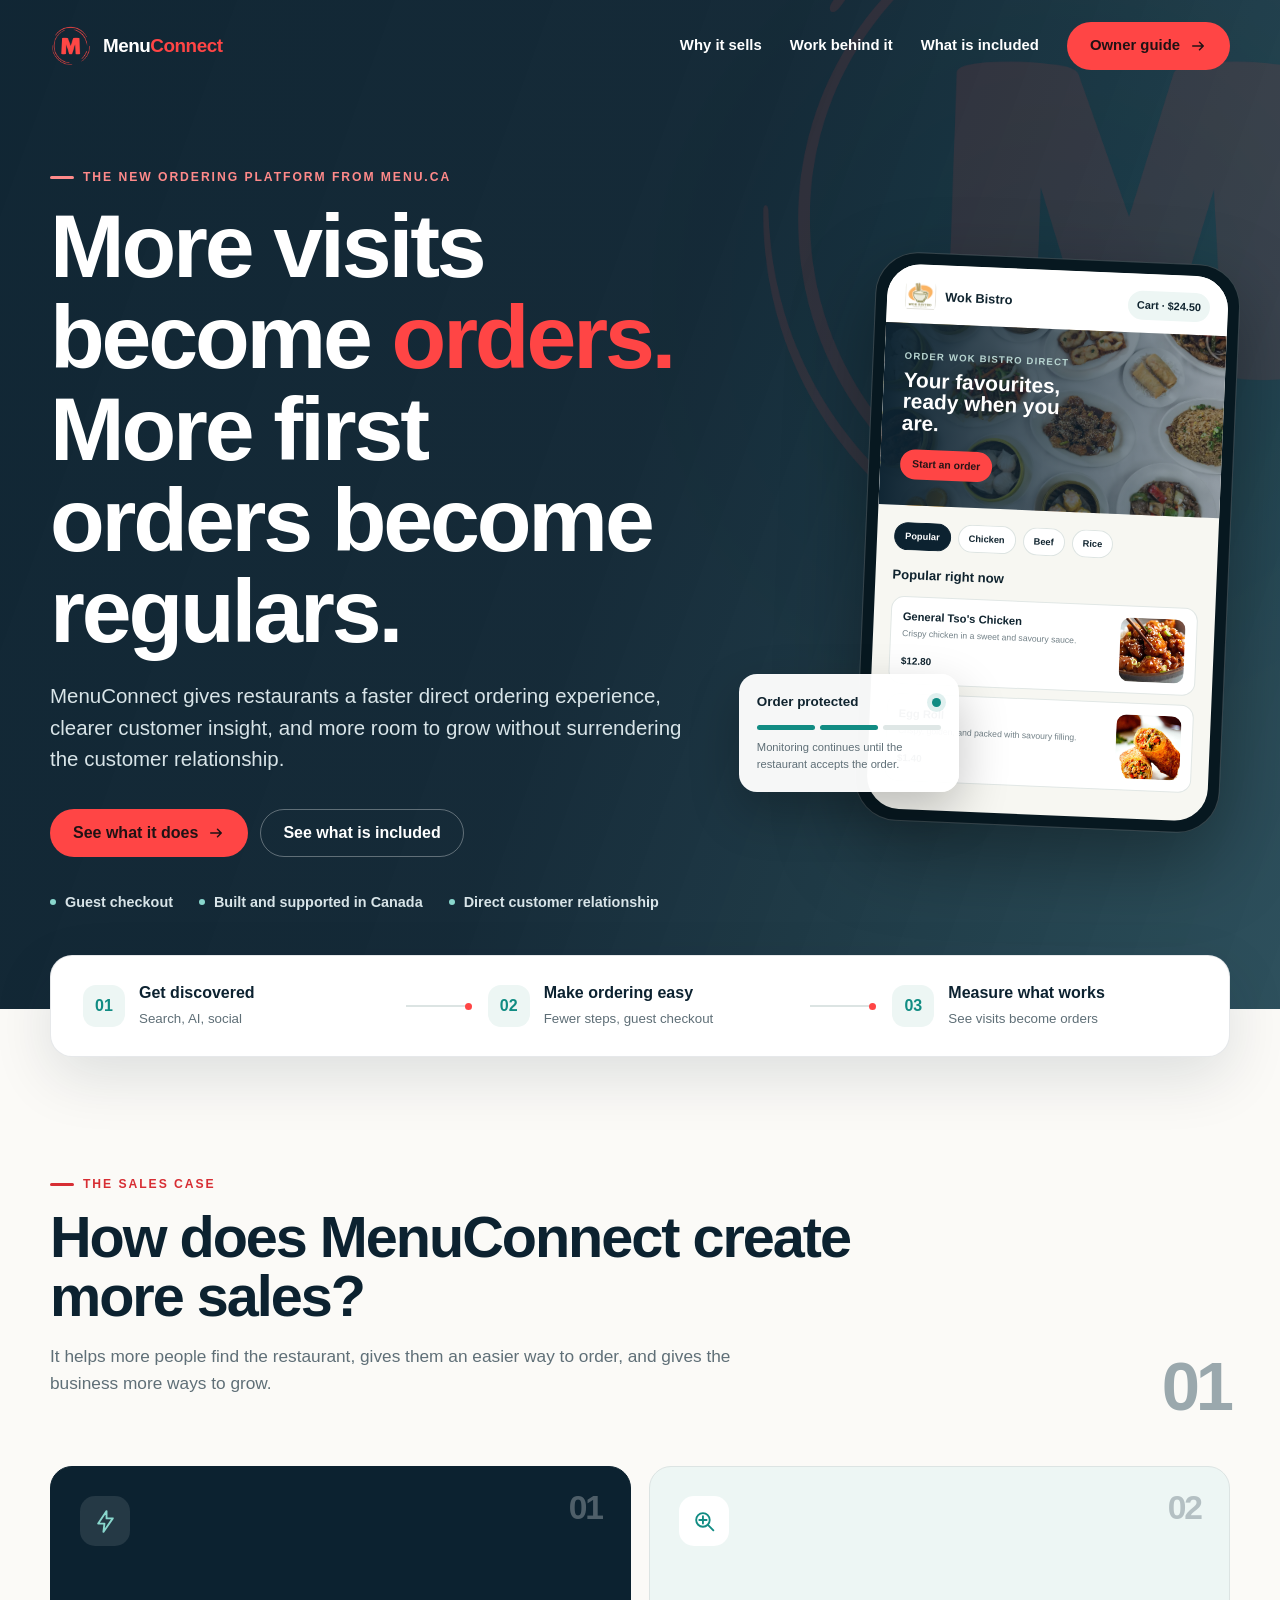
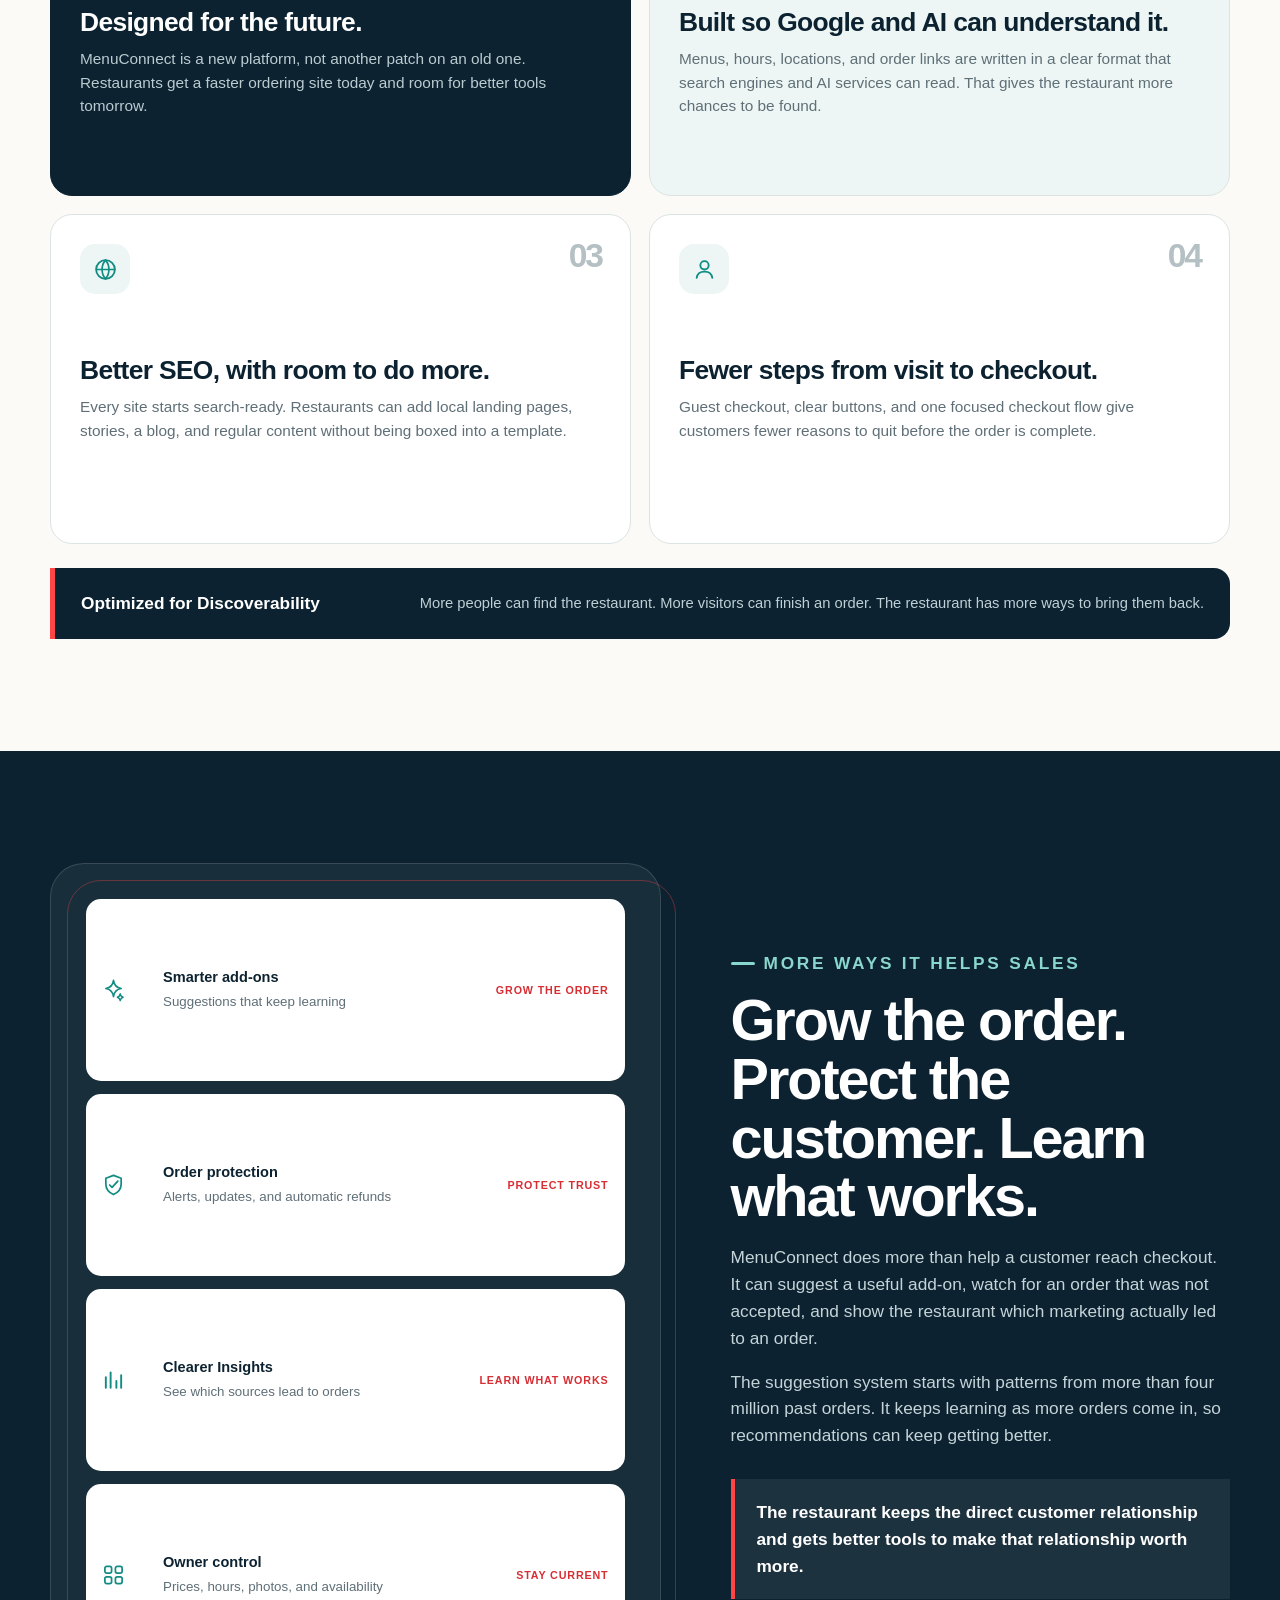
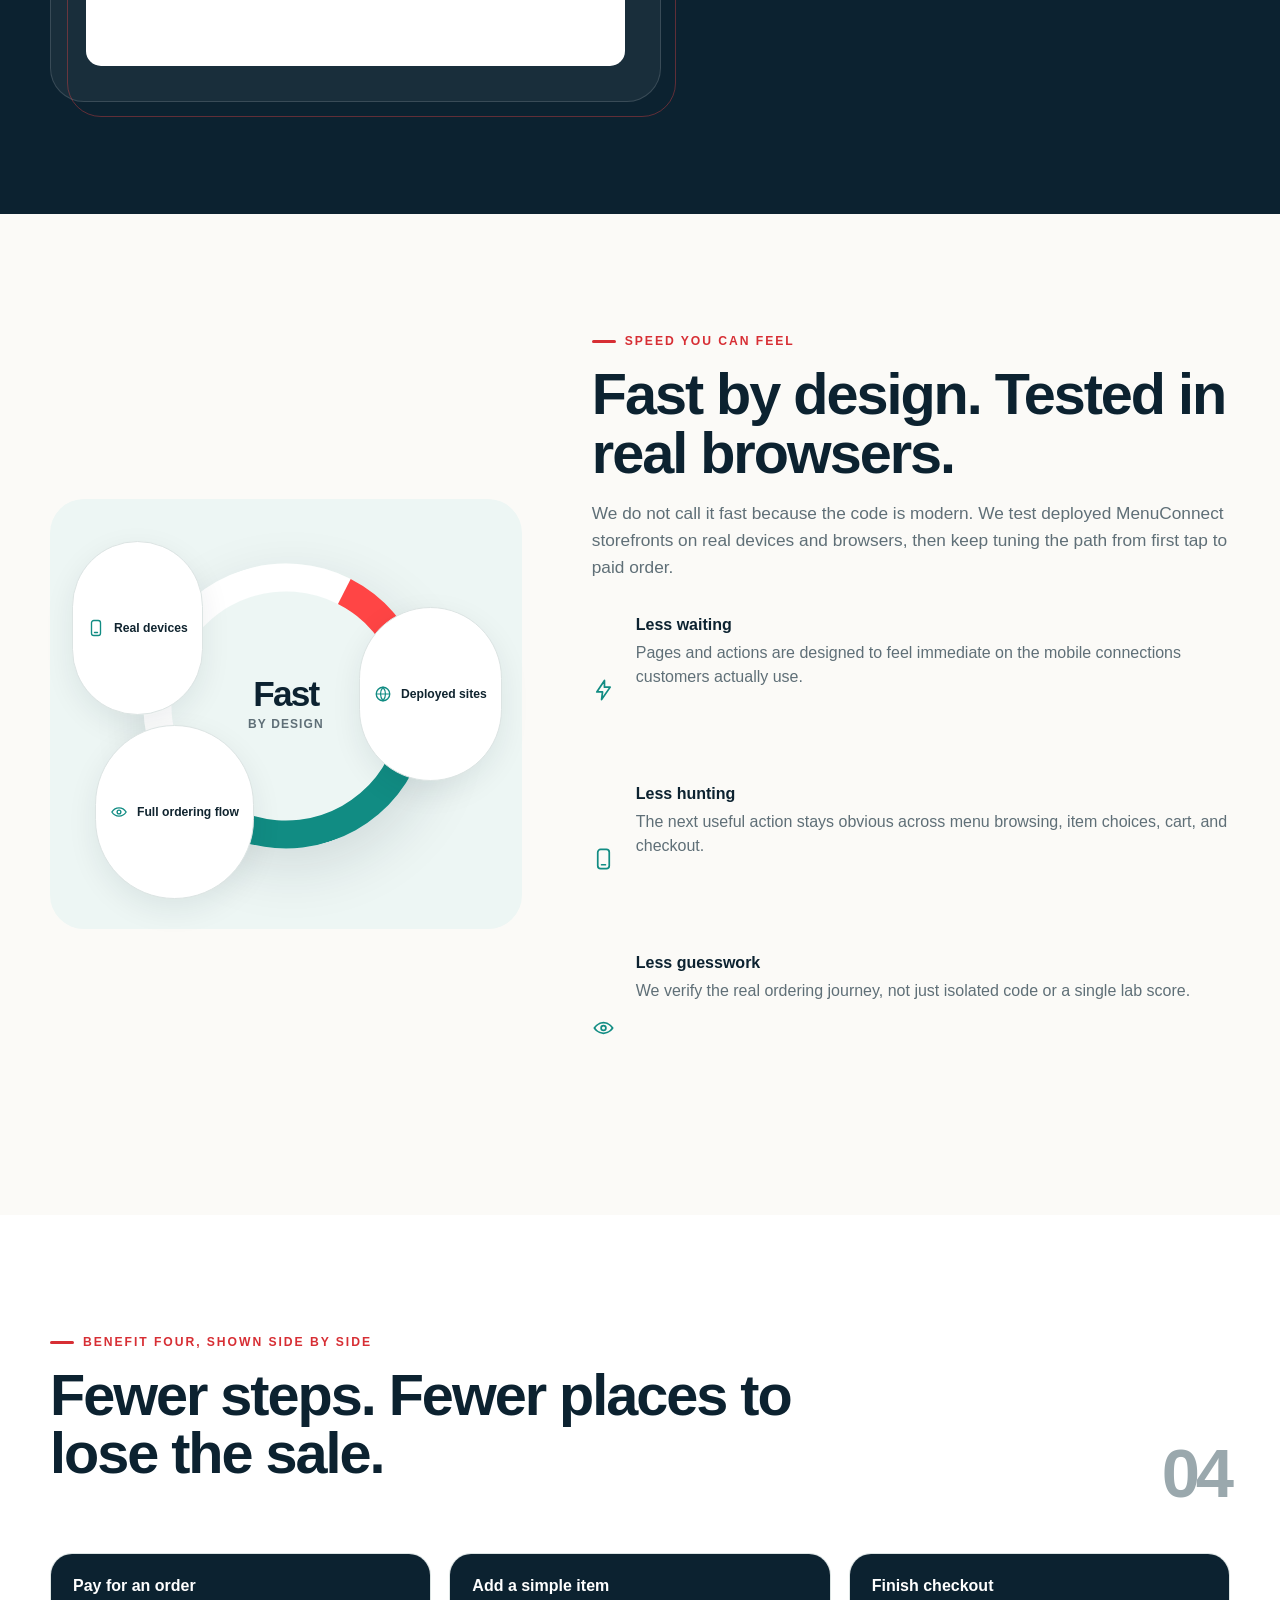
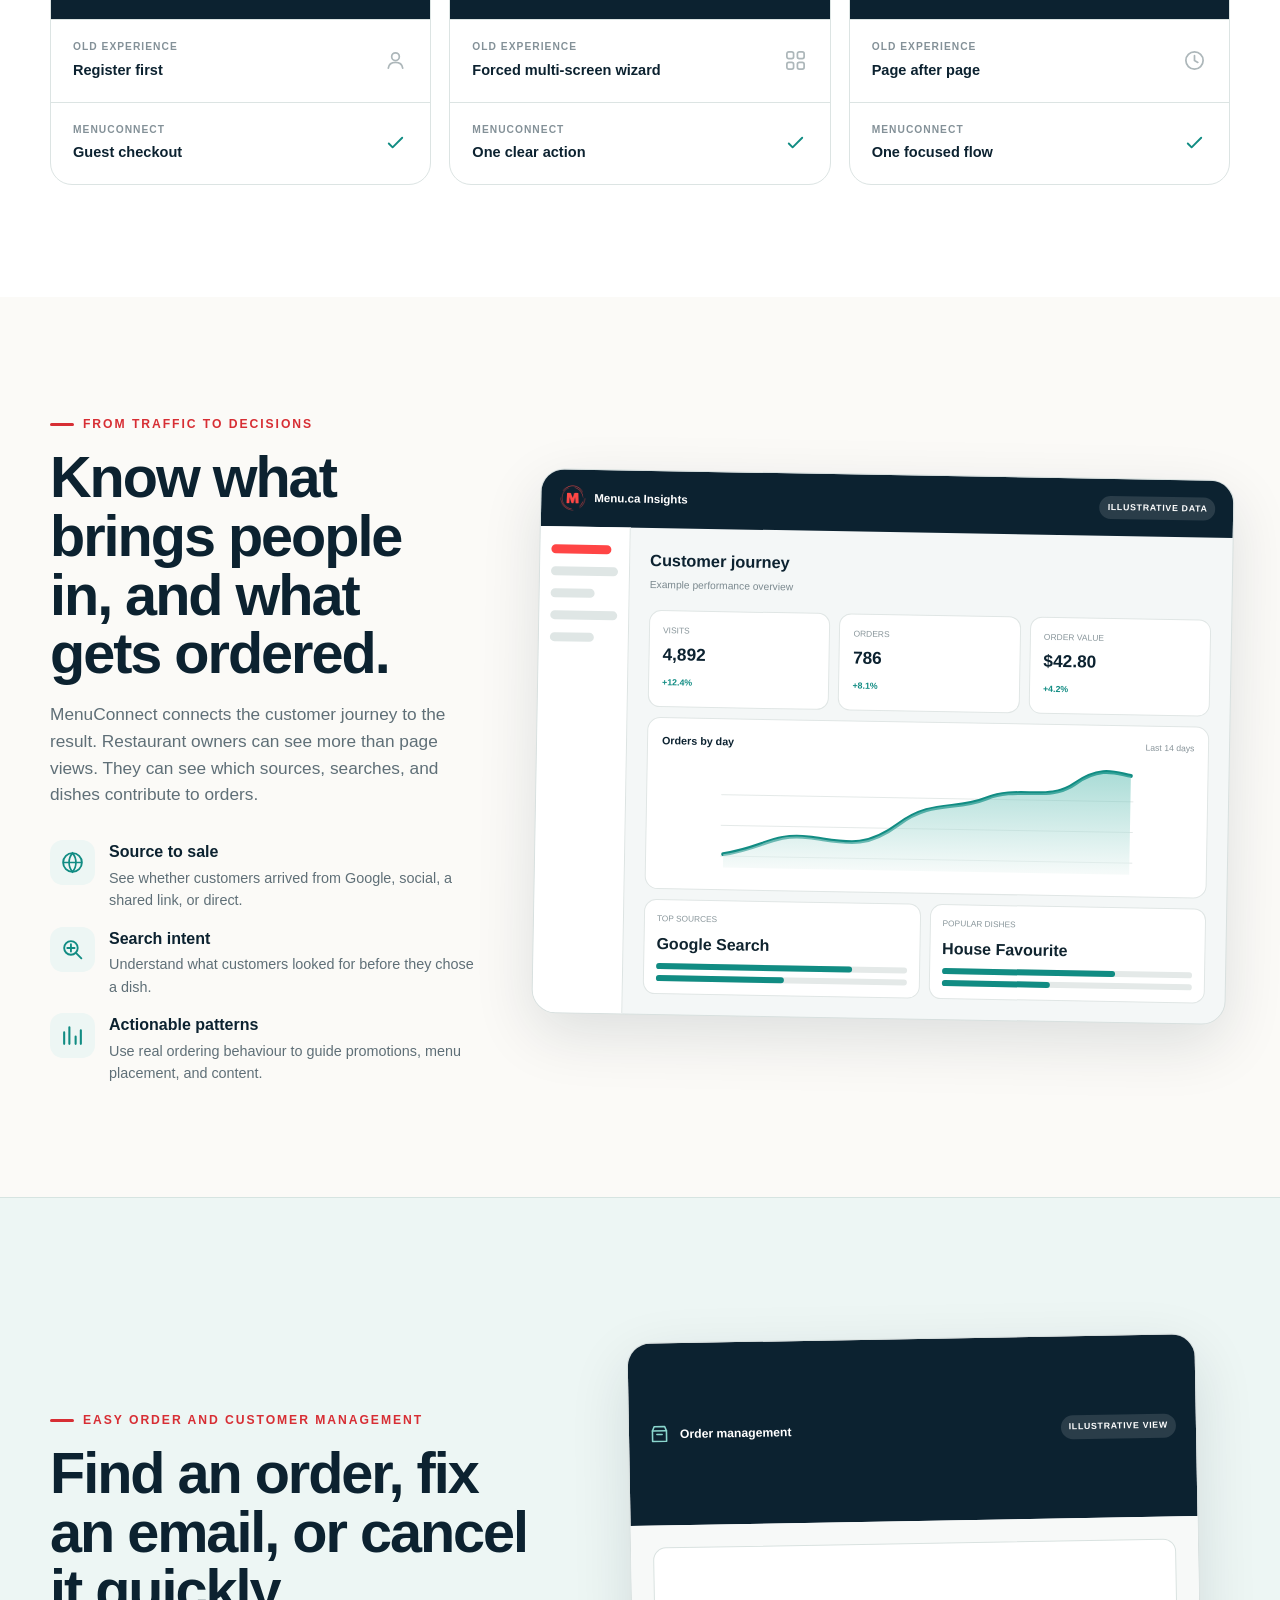
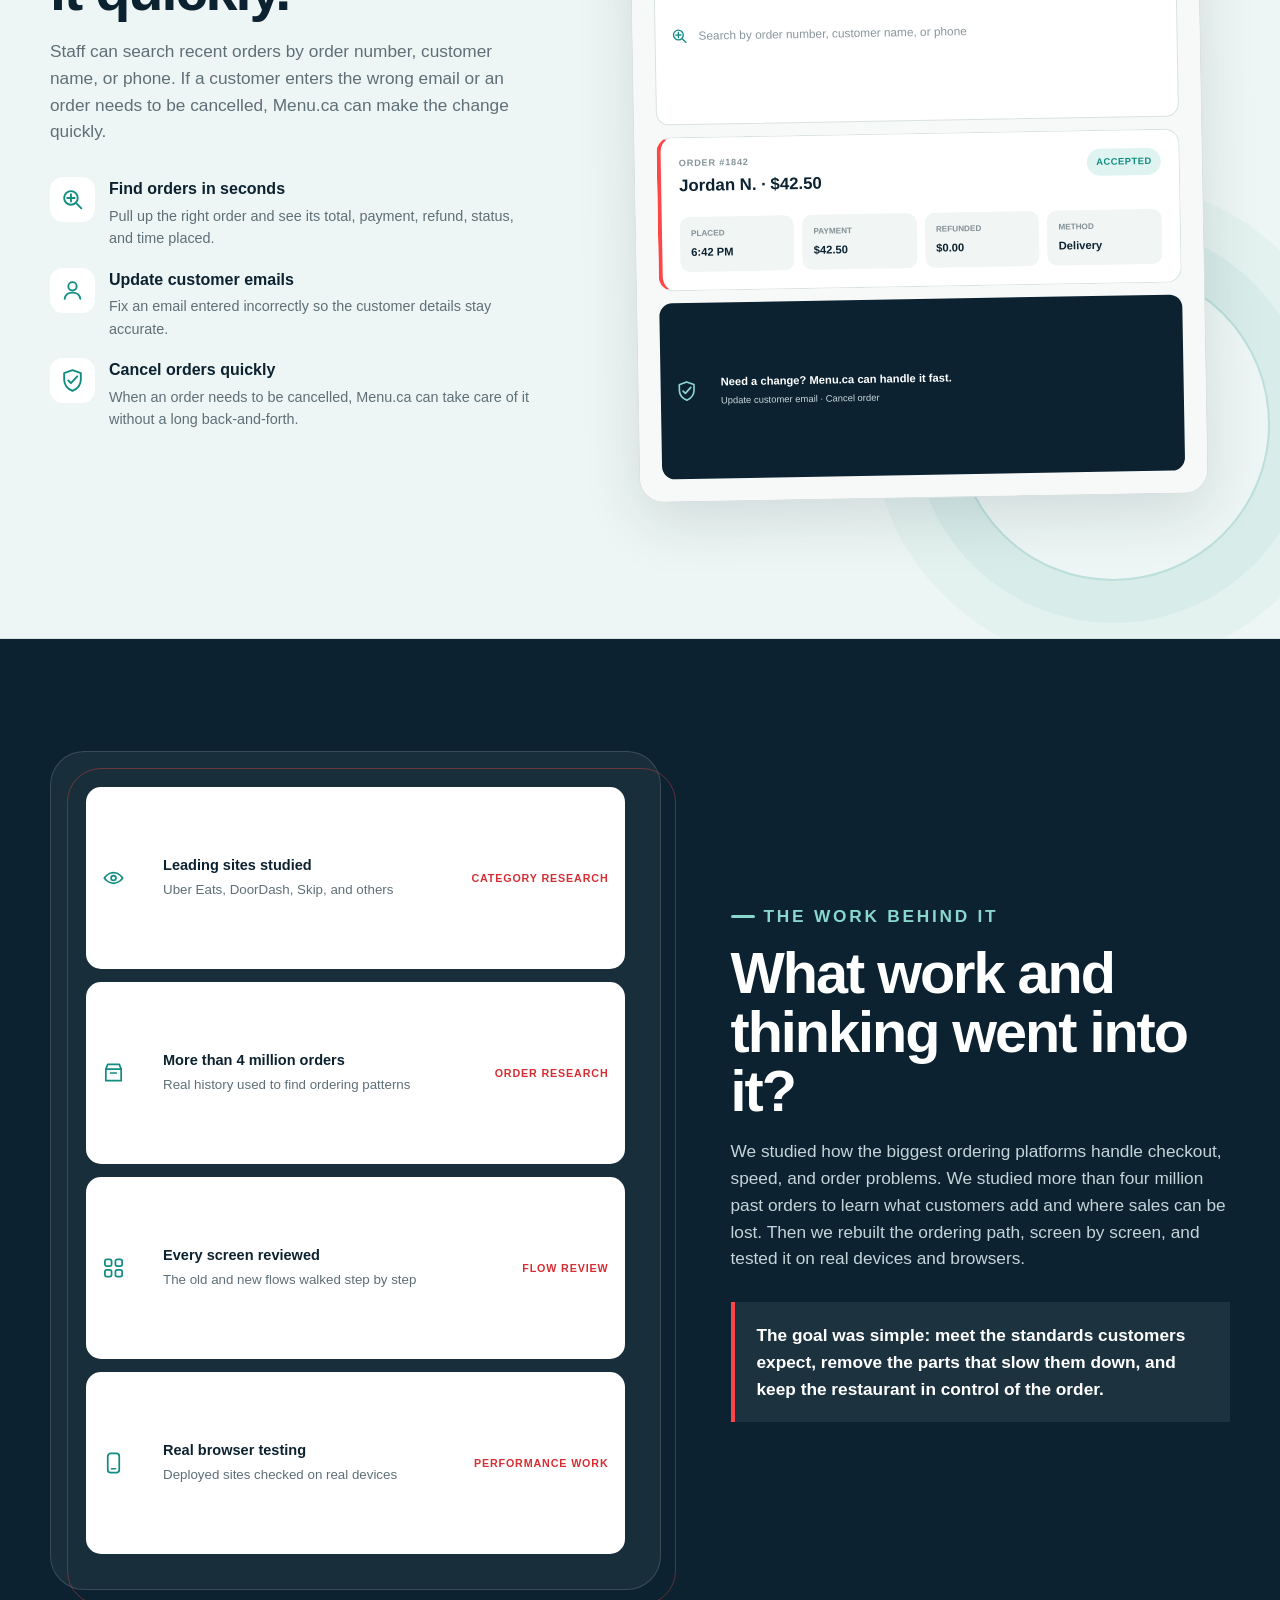
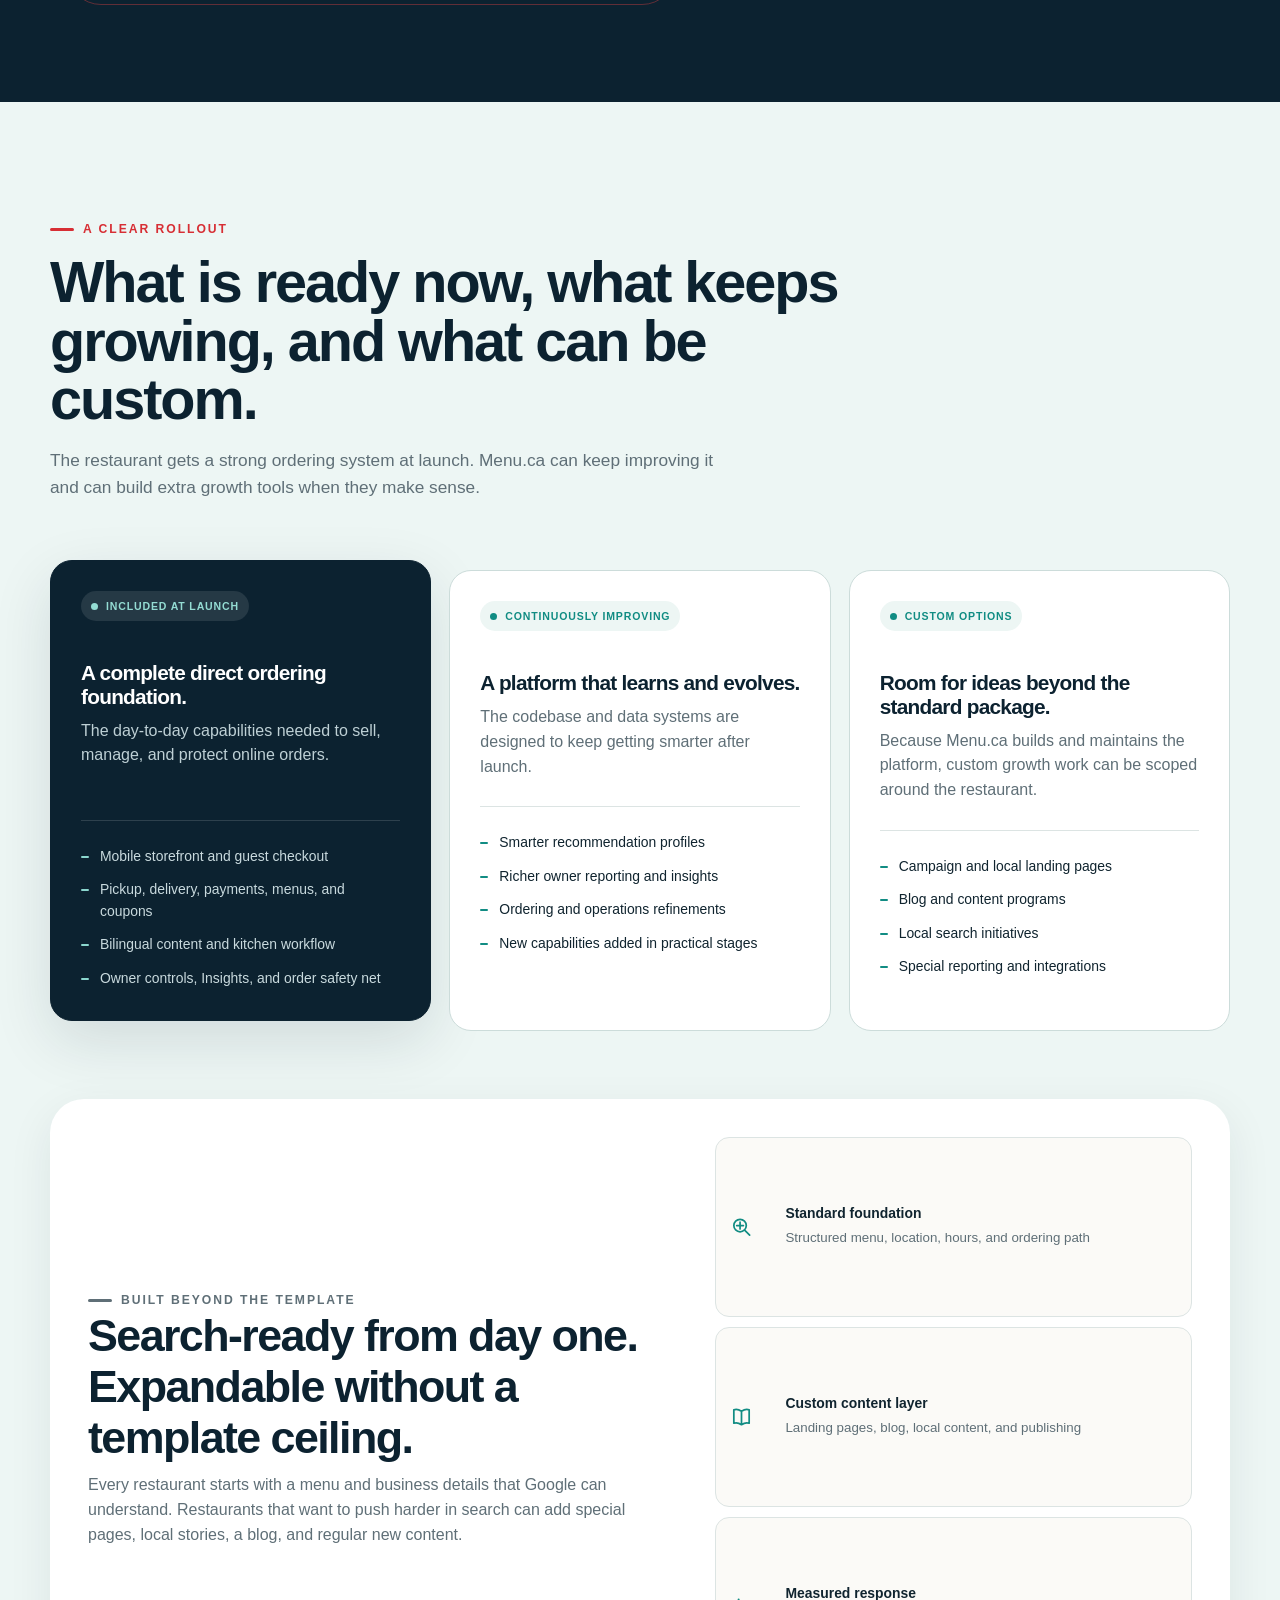
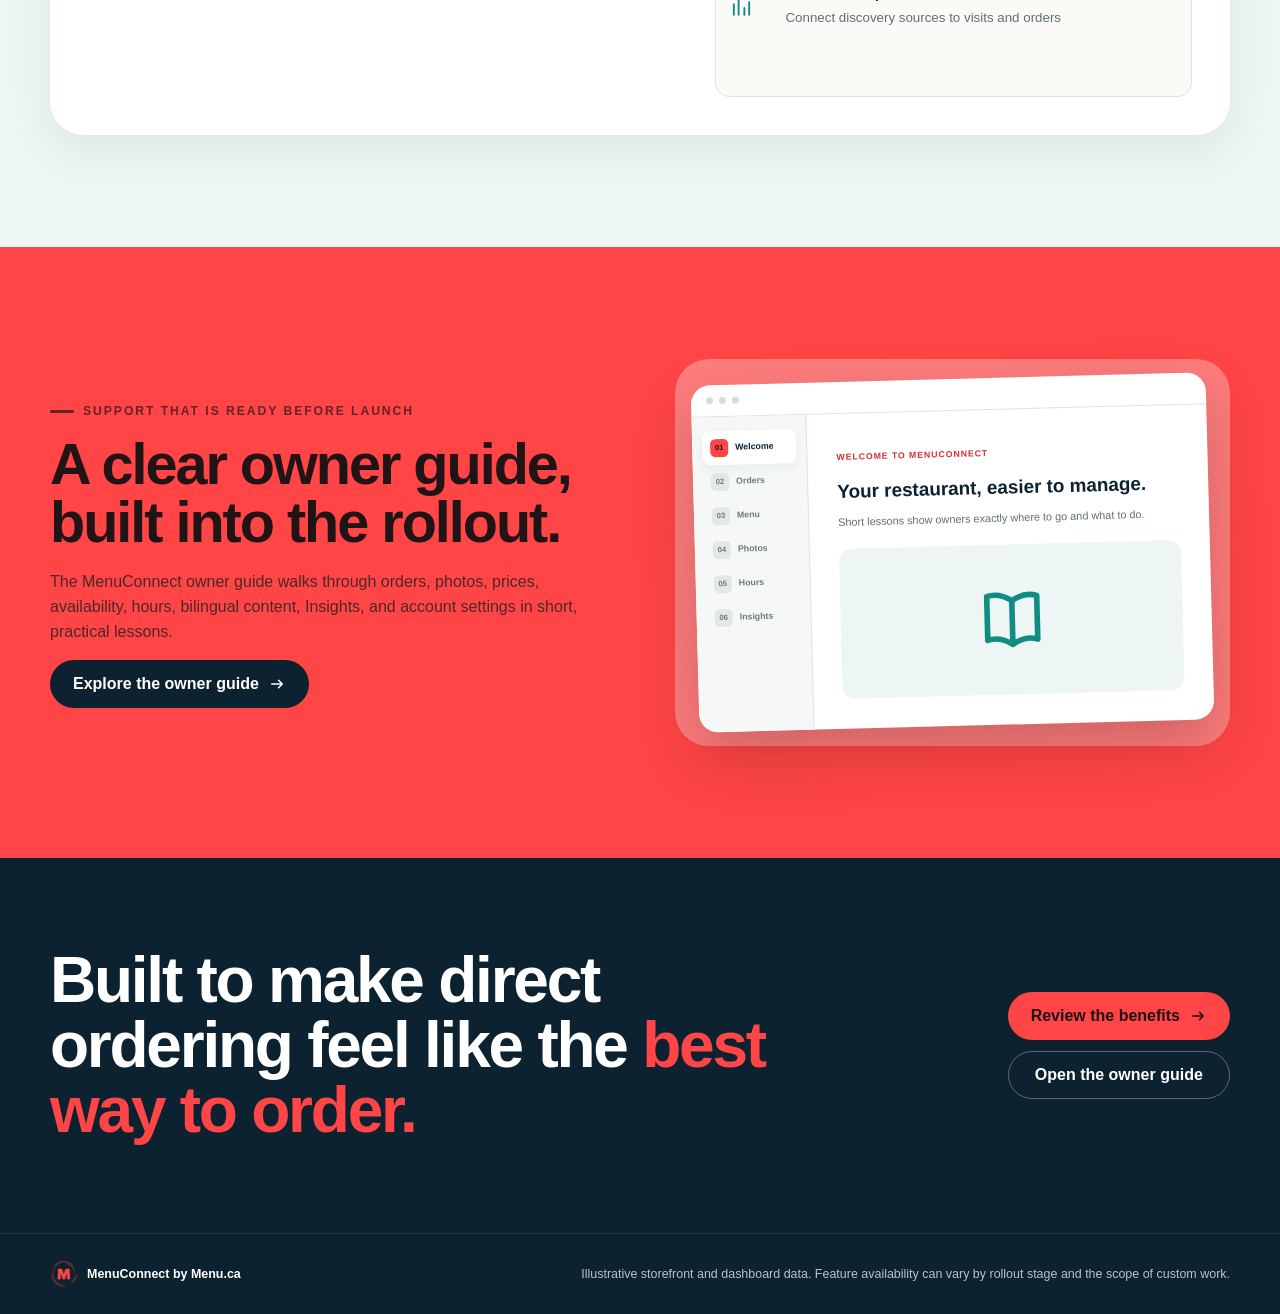
<file: index.html>
<!doctype html>
<html lang="en">
<head>
  <meta charset="utf-8">
  <meta name="viewport" content="width=device-width, initial-scale=1">
  <meta name="description" content="MenuConnect helps restaurants turn more visits into direct orders with better discovery, faster ordering, and clearer insights.">
  <meta name="robots" content="index, follow">
  <link rel="canonical" href="https://guide.menuconnect.ca/">
  <meta property="og:type" content="website">
  <meta property="og:site_name" content="MenuConnect">
  <meta property="og:title" content="MenuConnect | More visits become orders">
  <meta property="og:description" content="Better discovery, faster direct ordering, and clearer insight into what works.">
  <meta property="og:url" content="https://guide.menuconnect.ca/">
  <meta property="og:image" content="https://guide.menuconnect.ca/assets/menuconnect-share.jpg">
  <meta property="og:image:width" content="1200">
  <meta property="og:image:height" content="630">
  <meta property="og:image:alt" content="MenuConnect: More visits become orders">
  <meta name="twitter:card" content="summary_large_image">
  <meta name="twitter:title" content="MenuConnect | More visits become orders">
  <meta name="twitter:description" content="Better discovery, faster direct ordering, and clearer insight into what works.">
  <meta name="twitter:image" content="https://guide.menuconnect.ca/assets/menuconnect-share.jpg">
  <title>MenuConnect | More visits become orders</title>
  <style>
    :root {
      --red: #ff4545;
      --red-dark: #d72e34;
      --navy: #0c2230;
      --navy-2: #173747;
      --ink: #10242f;
      --muted: #5f6f77;
      --teal: #118c83;
      --teal-soft: #dff4f0;
      --mist: #edf6f4;
      --paper: #fbfaf7;
      --white: #ffffff;
      --line: #dce4e3;
      --yellow: #f4c64f;
      --shadow: 0 20px 60px rgba(12, 34, 48, 0.12);
      --radius-sm: 14px;
      --radius-md: 22px;
      --radius-lg: 34px;
      --content: 1180px;
    }

    * { box-sizing: border-box; }
    html { scroll-behavior: smooth; }
    body {
      margin: 0;
      color: var(--ink);
      background: var(--paper);
      font-family: Ubuntu, "Segoe UI", sans-serif;
      line-height: 1.55;
      -webkit-font-smoothing: antialiased;
    }
    img, svg { display: block; max-width: 100%; }
    a { color: inherit; }
    button, a { -webkit-tap-highlight-color: transparent; }
    :focus-visible { outline: 3px solid var(--yellow); outline-offset: 3px; }

    .shell {
      width: min(calc(100% - 40px), var(--content));
      margin-inline: auto;
    }
    .eyebrow {
      display: inline-flex;
      align-items: center;
      gap: 9px;
      margin: 0 0 14px;
      color: var(--red-dark);
      font-size: 0.76rem;
      font-weight: 800;
      letter-spacing: 0.16em;
      text-transform: uppercase;
    }
    .eyebrow::before {
      content: "";
      width: 24px;
      height: 3px;
      border-radius: 99px;
      background: currentColor;
    }
    h1, h2, h3, p { margin-top: 0; }
    h1, h2, h3 {
      color: var(--navy);
      font-family: "Liberation Sans", Arial, sans-serif;
      font-weight: 800;
      letter-spacing: -0.035em;
      line-height: 1.02;
    }
    h1 { max-width: 780px; margin-bottom: 22px; font-size: clamp(3.2rem, 7vw, 6.75rem); }
    h2 { margin-bottom: 18px; font-size: clamp(2.25rem, 4.5vw, 4.6rem); }
    h3 { margin-bottom: 10px; font-size: 1.3rem; line-height: 1.14; }
    .lede { max-width: 650px; color: #425963; font-size: clamp(1.08rem, 2vw, 1.28rem); }
    .section-copy { max-width: 690px; color: var(--muted); font-size: 1.08rem; }

    .site-header {
      position: absolute;
      inset: 0 0 auto;
      z-index: 10;
      padding: 22px 0;
      color: var(--white);
    }
    .nav {
      display: flex;
      align-items: center;
      justify-content: space-between;
      gap: 28px;
    }
    .brand {
      display: inline-flex;
      align-items: center;
      gap: 11px;
      color: var(--white);
      text-decoration: none;
    }
    .brand img { width: 42px; height: 42px; object-fit: contain; }
    .brand-name {
      font-size: 1.18rem;
      font-weight: 800;
      letter-spacing: -0.025em;
    }
    .brand-name span { color: var(--red); }
    .nav-links { display: flex; align-items: center; gap: 28px; font-size: 0.93rem; font-weight: 700; }
    .nav-links a { text-decoration: none; }
    .nav-links a:not(.button):hover { color: var(--red); }

    .button {
      display: inline-flex;
      min-height: 48px;
      align-items: center;
      justify-content: center;
      gap: 9px;
      padding: 0 22px;
      border: 1px solid transparent;
      border-radius: 999px;
      background: var(--red);
      color: #201214;
      font-weight: 800;
      text-decoration: none;
      transition: transform 160ms ease, background 160ms ease, box-shadow 160ms ease;
    }
    .button:hover { transform: translateY(-2px); background: #ff6262; box-shadow: 0 10px 24px rgba(0,0,0,.15); }
    .button.secondary { border-color: rgba(255,255,255,.32); background: transparent; color: var(--white); }
    .button.secondary:hover { background: rgba(255,255,255,.08); }
    .button.dark { background: var(--navy); color: var(--white); }
    .button svg { width: 18px; height: 18px; }

    .hero {
      position: relative;
      overflow: hidden;
      min-height: 860px;
      padding: 162px 0 96px;
      color: var(--white);
      background:
        linear-gradient(110deg, rgba(12,34,48,.98) 0%, rgba(12,34,48,.96) 48%, rgba(20,60,74,.89) 100%),
        radial-gradient(circle at 82% 30%, rgba(17,140,131,.5), transparent 34%);
    }
    .hero::before {
      content: "";
      position: absolute;
      width: 820px;
      height: 820px;
      right: -265px;
      top: -190px;
      background: url("assets/menuconnect-m-mark.png") center / contain no-repeat;
      opacity: .11;
      pointer-events: none;
    }
    .hero-grid {
      position: relative;
      display: grid;
      grid-template-columns: minmax(0, 1.08fr) minmax(330px, .72fr);
      align-items: center;
      gap: clamp(42px, 7vw, 92px);
    }
    .hero .eyebrow { color: #ff8a8a; }
    .hero h1 { color: var(--white); }
    .hero h1 strong { color: var(--red); font-weight: inherit; }
    .hero .lede { color: #d8e4e8; }
    .hero-actions { display: flex; flex-wrap: wrap; gap: 12px; margin-top: 34px; }
    .micro-proof {
      display: flex;
      flex-wrap: wrap;
      gap: 18px 26px;
      margin-top: 34px;
      color: #d8e4e8;
      font-size: .9rem;
      font-weight: 700;
    }
    .micro-proof span { display: inline-flex; align-items: center; gap: 9px; }
    .micro-proof span::before { content: ""; width: 6px; height: 6px; border-radius: 50%; background: #89d7cd; }

    .phone-wrap { position: relative; min-height: 560px; }
    .phone {
      position: absolute;
      width: min(100%, 365px);
      right: 0;
      top: 0;
      padding: 11px;
      border: 1px solid rgba(255,255,255,.19);
      border-radius: 42px;
      background: #071820;
      box-shadow: 0 30px 80px rgba(0,0,0,.35);
      transform: rotate(2.4deg);
    }
    .phone-screen { overflow: hidden; min-height: 545px; border-radius: 33px; background: #f7f7f2; color: var(--ink); }
    .phone-top { display: flex; align-items: center; justify-content: space-between; padding: 16px 18px 12px; background: var(--white); }
    .restaurant-mark { display: flex; align-items: center; gap: 9px; font-size: .8rem; font-weight: 800; }
    .restaurant-mark .mini-logo { display: block; width: 31px; height: 31px; object-fit: contain; border-radius: 7px; background: var(--white); }
    .cart-pill { padding: 6px 9px; border-radius: 999px; background: var(--mist); font-size: .68rem; font-weight: 800; }
    .food-hero {
      position: relative;
      min-height: 153px;
      padding: 26px 20px;
      overflow: hidden;
      color: var(--white);
      background:
        linear-gradient(90deg, rgba(12,34,48,.98), rgba(12,34,48,.38)),
        url("assets/wok-bistro-hero.webp") center 49% / cover;
    }
    .food-hero small { display: block; margin-bottom: 5px; color: #b8d5d1; font-size: .6rem; font-weight: 800; letter-spacing: .12em; text-transform: uppercase; }
    .food-hero strong { position: relative; z-index: 1; display: block; max-width: 180px; font-size: 1.3rem; line-height: 1.04; }
    .food-hero button { position: relative; z-index: 1; margin-top: 15px; padding: 7px 12px; border: 0; border-radius: 999px; background: var(--red); color: #251416; font: inherit; font-size: .65rem; font-weight: 800; }
    .menu-screen { padding: 17px; }
    .category-row { display: flex; gap: 7px; overflow: hidden; margin-bottom: 15px; }
    .category-row span { flex: none; padding: 6px 10px; border: 1px solid #dde4e2; border-radius: 999px; background: var(--white); font-size: .58rem; font-weight: 800; }
    .category-row .active { border-color: var(--navy); background: var(--navy); color: var(--white); }
    .menu-screen h4 { margin: 0 0 10px; font-size: .82rem; }
    .menu-items { display: grid; gap: 9px; }
    .menu-item { display: grid; grid-template-columns: 1fr 65px; gap: 12px; padding: 11px; border: 1px solid #e1e7e5; border-radius: 13px; background: var(--white); }
    .menu-item strong { display: block; margin-bottom: 3px; font-size: .7rem; }
    .menu-item p { margin: 0 0 7px; color: #728087; font-size: .54rem; line-height: 1.35; }
    .menu-item b { font-size: .62rem; }
    .food-thumb { width: 65px; height: 64px; object-fit: cover; border-radius: 10px; background: #e7e1d3; }

    .status-card {
      position: absolute;
      left: -55px;
      bottom: 26px;
      width: 220px;
      padding: 17px;
      border: 1px solid rgba(255,255,255,.2);
      border-radius: 18px;
      background: rgba(255,255,255,.96);
      color: var(--ink);
      box-shadow: 0 20px 50px rgba(0,0,0,.24);
    }
    .status-card .status-head { display: flex; align-items: center; justify-content: space-between; gap: 10px; margin-bottom: 12px; }
    .status-card strong { font-size: .84rem; }
    .status-card .live-dot { width: 9px; height: 9px; border-radius: 50%; background: var(--teal); box-shadow: 0 0 0 5px rgba(17,140,131,.13); }
    .status-steps { display: grid; grid-template-columns: repeat(3,1fr); gap: 5px; }
    .status-steps span { height: 5px; border-radius: 99px; background: #dfe7e6; }
    .status-steps span:nth-child(-n+2) { background: var(--teal); }
    .status-card p { margin: 9px 0 0; color: var(--muted); font-size: .7rem; }

    .journey {
      position: relative;
      z-index: 3;
      margin-top: -54px;
    }
    .journey-card {
      display: grid;
      grid-template-columns: 1fr auto 1fr auto 1fr;
      align-items: center;
      gap: 18px;
      padding: 25px 32px;
      border: 1px solid rgba(12,34,48,.1);
      border-radius: 22px;
      background: var(--white);
      box-shadow: var(--shadow);
    }
    .journey-step { display: flex; align-items: center; gap: 14px; }
    .journey-num { display: grid; flex: 0 0 42px; height: 42px; place-items: center; border-radius: 13px; background: var(--mist); color: var(--teal); font-weight: 800; }
    .journey-step strong { display: block; color: var(--navy); }
    .journey-step small { color: var(--muted); }
    .journey-line { position: relative; width: clamp(30px, 5vw, 70px); height: 2px; background: var(--line); }
    .journey-line::after { content: ""; position: absolute; width: 7px; height: 7px; right: -2px; top: -2.5px; border-radius: 50%; background: var(--red); }

    section { padding: 112px 0; }
    .section-head { display: flex; justify-content: space-between; align-items: end; gap: 40px; margin-bottom: 52px; }
    .section-head > div:first-child { max-width: 820px; }
    .section-index { color: #9aa8ad; font-family: "Liberation Sans", Arial, sans-serif; font-size: 4.3rem; font-weight: 800; letter-spacing: -.06em; line-height: .8; }

    .feature-grid { display: grid; grid-template-columns: repeat(12, 1fr); gap: 18px; }
    .feature-card {
      position: relative;
      grid-column: span 4;
      overflow: hidden;
      min-height: 310px;
      padding: 29px;
      border: 1px solid var(--line);
      border-radius: var(--radius-md);
      background: var(--white);
      transition: transform 180ms ease, border-color 180ms ease, box-shadow 180ms ease;
    }
    .feature-card:hover { transform: translateY(-5px); border-color: #b7cbc7; box-shadow: 0 18px 45px rgba(12,34,48,.1); }
    .feature-card.feature-wide { grid-column: span 8; }
    .feature-card.benefit-card { grid-column: span 6; min-height: 330px; }
    .feature-card.benefit-card h3 { font-size: 1.65rem; line-height: 1.08; letter-spacing: -.025em; }
    .feature-card.dark { border-color: var(--navy); background: var(--navy); color: #dce8eb; }
    .feature-card.dark h3 { color: var(--white); }
    .feature-card.tint { background: var(--mist); }
    .icon-box { display: grid; width: 50px; height: 50px; place-items: center; margin-bottom: 62px; border-radius: 15px; background: var(--mist); color: var(--teal); }
    .feature-card.dark .icon-box { background: rgba(255,255,255,.1); color: #89d7cd; }
    .feature-card.tint .icon-box { background: var(--white); }
    .icon-box svg { width: 25px; height: 25px; }
    .feature-card p { margin: 0; color: var(--muted); font-size: .96rem; }
    .feature-card.dark p { color: #bbccd1; }
    .feature-label { position: absolute; top: 29px; right: 29px; color: #829198; font-size: .67rem; font-weight: 800; letter-spacing: .12em; text-transform: uppercase; }
    .benefit-number { position: absolute; top: 24px; right: 28px; color: #b4c0c3; font-family: "Liberation Sans", Arial, sans-serif; font-size: 2.1rem; font-weight: 800; letter-spacing: -.06em; line-height: 1; }
    .feature-card.dark .benefit-number { color: rgba(255,255,255,.28); }
    .feature-wide .feature-content { max-width: 66%; }
    .answer-note { display: flex; align-items: center; justify-content: space-between; gap: 30px; margin-top: 24px; padding: 22px 26px; border-left: 5px solid var(--red); border-radius: 0 16px 16px 0; background: var(--navy); color: var(--white); }
    .answer-note strong { font-size: 1.08rem; }
    .answer-note span { color: #bed0d5; font-size: .92rem; }
    .learning-orbit { position: absolute; width: 205px; height: 205px; right: -20px; bottom: -22px; border: 1px solid rgba(137,215,205,.3); border-radius: 50%; }
    .learning-orbit::before, .learning-orbit::after { content: ""; position: absolute; border-radius: 50%; }
    .learning-orbit::before { inset: 24px; border: 1px solid rgba(137,215,205,.28); }
    .learning-orbit::after { width: 18px; height: 18px; right: 25px; top: 35px; background: var(--red); box-shadow: -108px 70px 0 -3px #89d7cd, -48px 128px 0 -5px var(--yellow); }

    .standards { overflow: hidden; background: var(--navy); color: var(--white); }
    .standards .eyebrow { color: #89d7cd; }
    .standards h2 { max-width: 850px; color: var(--white); }
    .standards .section-copy { color: #bdd0d5; }
    .standard-grid { display: grid; grid-template-columns: 1.1fr .9fr; gap: 70px; align-items: center; }
    .benchmark-panel { position: relative; padding: 35px; border: 1px solid rgba(255,255,255,.14); border-radius: var(--radius-lg); background: rgba(255,255,255,.055); }
    .benchmark-panel::before { content: ""; position: absolute; inset: 16px -16px -16px 16px; z-index: 0; border: 1px solid rgba(255,69,69,.35); border-radius: inherit; }
    .benchmark-list { position: relative; z-index: 1; display: grid; gap: 13px; }
    .benchmark-item { display: grid; grid-template-columns: 46px 1fr auto; align-items: center; gap: 15px; padding: 16px; border-radius: 15px; background: var(--white); color: var(--ink); }
    .benchmark-item svg { width: 23px; color: var(--teal); }
    .benchmark-item strong { display: block; color: var(--navy); font-size: .91rem; }
    .benchmark-item small { color: var(--muted); }
    .benchmark-item span { color: var(--red-dark); font-size: .67rem; font-weight: 800; letter-spacing: .08em; text-transform: uppercase; }
    .standards-copy p { max-width: 650px; color: #c4d4d8; font-size: 1.08rem; }
    .standards-copy .callout { margin-top: 30px; padding: 20px 22px; border-left: 4px solid var(--red); background: rgba(255,255,255,.07); color: var(--white); font-weight: 700; }

    .speed-grid { display: grid; grid-template-columns: .85fr 1.15fr; gap: 70px; align-items: center; }
    .speed-visual { position: relative; min-height: 430px; border-radius: var(--radius-lg); background: var(--mist); }
    .speed-ring { position: absolute; width: 285px; height: 285px; left: 50%; top: 48%; border: 28px solid var(--white); border-right-color: var(--red); border-bottom-color: var(--teal); border-radius: 50%; transform: translate(-50%,-50%) rotate(-18deg); box-shadow: var(--shadow); }
    .speed-center { position: absolute; left: 50%; top: 48%; z-index: 1; width: 180px; text-align: center; transform: translate(-50%,-50%); }
    .speed-center strong { display: block; color: var(--navy); font-family: "Liberation Sans", Arial, sans-serif; font-size: 2.2rem; font-weight: 800; letter-spacing: -.05em; line-height: 1; }
    .speed-center span { color: var(--muted); font-size: .75rem; font-weight: 800; letter-spacing: .09em; text-transform: uppercase; }
    .test-chip { position: absolute; display: flex; align-items: center; gap: 9px; padding: 11px 14px; border: 1px solid var(--line); border-radius: 999px; background: var(--white); box-shadow: 0 10px 30px rgba(12,34,48,.08); font-size: .76rem; font-weight: 800; }
    .test-chip svg { width: 18px; color: var(--teal); }
    .test-chip.one { left: 22px; top: 42px; }
    .test-chip.two { right: 20px; top: 108px; }
    .test-chip.three { left: 45px; bottom: 30px; }
    .speed-copy .speed-points { display: grid; gap: 17px; margin-top: 32px; }
    .speed-point { display: grid; grid-template-columns: 31px 1fr; gap: 13px; color: var(--muted); }
    .speed-point svg { width: 23px; margin-top: 2px; color: var(--teal); }
    .speed-point strong { display: block; margin-bottom: 3px; color: var(--navy); }

    .compare { background: var(--white); }
    .compare-grid { display: grid; grid-template-columns: repeat(3, 1fr); gap: 18px; }
    .compare-card { overflow: hidden; border: 1px solid var(--line); border-radius: var(--radius-md); }
    .compare-title { padding: 20px 22px; background: var(--navy); color: var(--white); font-weight: 800; }
    .compare-row { display: grid; grid-template-columns: minmax(0, 1fr) 24px; align-items: center; gap: 14px; padding: 19px 22px; border-top: 1px solid var(--line); }
    .compare-row small { display: block; margin-bottom: 3px; color: #849198; font-size: .64rem; font-weight: 800; letter-spacing: .1em; text-transform: uppercase; }
    .compare-row strong { color: var(--navy); font-size: .91rem; }
    .compare-row svg { width: 23px; height: 23px; color: var(--teal); }
    .compare-row.old svg { color: #adb7ba; }

    .insights-grid { display: grid; grid-template-columns: .76fr 1.24fr; gap: 60px; align-items: center; }
    .insight-list { display: grid; gap: 15px; margin-top: 32px; }
    .insight-item { display: grid; grid-template-columns: 45px 1fr; gap: 14px; align-items: start; }
    .insight-item .icon-box { width: 45px; height: 45px; margin: 0; border-radius: 13px; }
    .insight-item strong { display: block; margin-bottom: 2px; color: var(--navy); }
    .insight-item p { margin: 0; color: var(--muted); font-size: .9rem; }
    .dashboard {
      overflow: hidden;
      border: 1px solid #d8e0df;
      border-radius: 24px;
      background: #f4f7f7;
      box-shadow: var(--shadow);
      transform: rotate(1deg);
    }
    .dashboard-top { display: flex; align-items: center; justify-content: space-between; gap: 15px; padding: 15px 18px; background: var(--navy); color: var(--white); }
    .dashboard-brand { display: flex; align-items: center; gap: 8px; font-size: .72rem; font-weight: 800; }
    .dashboard-brand img { width: 27px; height: 27px; }
    .example-badge { padding: 5px 8px; border-radius: 999px; background: rgba(255,255,255,.12); font-size: .55rem; font-weight: 800; letter-spacing: .08em; text-transform: uppercase; }
    .dashboard-body { display: grid; grid-template-columns: 90px 1fr; min-height: 430px; }
    .dashboard-side { padding: 18px 11px; border-right: 1px solid #dde4e3; background: var(--white); }
    .side-pill { height: 9px; margin-bottom: 13px; border-radius: 99px; background: #dfe6e5; }
    .side-pill.active { width: 90%; background: var(--red); }
    .side-pill.short { width: 65%; }
    .dashboard-main { padding: 20px; }
    .dashboard-main h4 { margin: 0 0 4px; color: var(--navy); font-size: 1.02rem; }
    .dashboard-main > p { margin: 0 0 17px; color: #7b898f; font-size: .64rem; }
    .metric-grid { display: grid; grid-template-columns: repeat(3, 1fr); gap: 9px; }
    .metric { padding: 13px; border: 1px solid #e0e6e5; border-radius: 12px; background: var(--white); }
    .metric small { display: block; color: #89969b; font-size: .53rem; text-transform: uppercase; }
    .metric strong { display: block; margin-top: 4px; color: var(--navy); font-size: 1.08rem; }
    .metric em { color: var(--teal); font-size: .55rem; font-style: normal; font-weight: 800; }
    .chart-card { margin-top: 10px; padding: 14px; border: 1px solid #e0e6e5; border-radius: 13px; background: var(--white); }
    .chart-head { display: flex; align-items: center; justify-content: space-between; color: var(--navy); font-size: .67rem; font-weight: 800; }
    .chart-head span { color: #879399; font-size: .54rem; font-weight: 500; }
    .chart { width: 100%; height: 115px; margin-top: 11px; }
    .source-row { display: grid; grid-template-columns: 1fr 1fr; gap: 9px; margin-top: 10px; }
    .source-card { padding: 12px; border: 1px solid #e0e6e5; border-radius: 12px; background: var(--white); }
    .source-card small { display: block; margin-bottom: 7px; color: #89969b; font-size: .52rem; text-transform: uppercase; }
    .bar { height: 6px; margin-top: 6px; border-radius: 99px; background: #e4e9e8; }
    .bar::after { content: ""; display: block; width: var(--w); height: 100%; border-radius: inherit; background: var(--teal); }

    .order-management { overflow: hidden; border-block: 1px solid #d6e4e1; background: var(--mist); }
    .order-management-grid { display: grid; grid-template-columns: .88fr 1.12fr; gap: 64px; align-items: center; }
    .order-points { display: grid; gap: 18px; margin-top: 32px; }
    .order-point { display: grid; grid-template-columns: 45px 1fr; gap: 14px; align-items: start; }
    .order-point .icon-box { width: 45px; height: 45px; margin: 0; border-radius: 13px; background: var(--white); }
    .order-point strong { display: block; margin-bottom: 3px; color: var(--navy); }
    .order-point p { margin: 0; color: var(--muted); font-size: .9rem; }
    .order-console-wrap { position: relative; padding: 28px; }
    .order-console-wrap::before {
      content: "";
      position: absolute;
      width: 310px;
      height: 310px;
      right: -40px;
      bottom: -55px;
      border: 2px solid rgba(17,140,131,.22);
      border-radius: 50%;
      box-shadow: 0 0 0 42px rgba(17,140,131,.06), 0 0 0 84px rgba(17,140,131,.04);
    }
    .order-console { position: relative; overflow: hidden; border: 1px solid #d8e0df; border-radius: 24px; background: var(--white); box-shadow: var(--shadow); transform: rotate(-1deg); }
    .order-console-top { display: flex; align-items: center; justify-content: space-between; gap: 16px; padding: 16px 20px; background: var(--navy); color: var(--white); }
    .order-console-title { display: flex; align-items: center; gap: 10px; font-size: .76rem; font-weight: 800; }
    .order-console-title svg { width: 21px; color: #8bd7ce; }
    .order-console-body { padding: 22px; background: #f7f9f8; }
    .order-search { display: flex; align-items: center; gap: 10px; padding: 13px 15px; border: 1px solid #d9e2e0; border-radius: 13px; background: var(--white); color: #89969b; font-size: .74rem; }
    .order-search svg { width: 18px; color: var(--teal); }
    .order-result { margin-top: 12px; padding: 18px; border: 1px solid #d9e2e0; border-left: 4px solid var(--red); border-radius: 15px; background: var(--white); }
    .order-result-head { display: flex; align-items: start; justify-content: space-between; gap: 18px; }
    .order-result-head small { display: block; margin-bottom: 3px; color: #89969b; font-size: .58rem; font-weight: 800; letter-spacing: .08em; text-transform: uppercase; }
    .order-result-head strong { color: var(--navy); font-size: 1.05rem; }
    .order-status { padding: 6px 9px; border-radius: 999px; background: var(--teal-soft); color: var(--teal); font-size: .59rem; font-weight: 800; letter-spacing: .05em; text-transform: uppercase; }
    .order-detail-grid { display: grid; grid-template-columns: repeat(4, 1fr); gap: 8px; margin-top: 18px; }
    .order-detail { padding: 11px; border-radius: 10px; background: #f1f5f4; }
    .order-detail small { display: block; color: #839096; font-size: .51rem; font-weight: 700; text-transform: uppercase; }
    .order-detail strong { display: block; margin-top: 3px; color: var(--navy); font-size: .7rem; }
    .order-help { display: grid; grid-template-columns: 34px 1fr; gap: 11px; align-items: center; margin-top: 12px; padding: 13px 15px; border-radius: 13px; background: var(--navy); color: #c8d8dc; }
    .order-help svg { width: 22px; color: #8bd7ce; }
    .order-help strong { display: block; color: var(--white); font-size: .7rem; }
    .order-help span { display: block; margin-top: 2px; font-size: .59rem; }

    .growth { background: var(--mist); }
    .growth-grid { display: grid; grid-template-columns: repeat(3, 1fr); gap: 18px; }
    .growth-card { position: relative; padding: 30px; border: 1px solid #ccdcda; border-radius: var(--radius-md); background: var(--white); }
    .growth-card.featured { border-color: var(--navy); background: var(--navy); color: #c9dade; box-shadow: var(--shadow); transform: translateY(-10px); }
    .growth-card.featured h3 { color: var(--white); }
    .phase-label { display: inline-flex; align-items: center; gap: 8px; margin-bottom: 40px; padding: 7px 10px; border-radius: 999px; background: var(--mist); color: var(--teal); font-size: .66rem; font-weight: 800; letter-spacing: .08em; text-transform: uppercase; }
    .growth-card.featured .phase-label { background: rgba(255,255,255,.1); color: #94dcd3; }
    .phase-label i { width: 7px; height: 7px; border-radius: 50%; background: currentColor; }
    .growth-card > p { min-height: 76px; color: var(--muted); }
    .growth-card.featured > p { color: #bed0d5; }
    .growth-list { display: grid; gap: 12px; margin: 25px 0 0; padding: 25px 0 0; border-top: 1px solid var(--line); list-style: none; }
    .growth-card.featured .growth-list { border-color: rgba(255,255,255,.14); }
    .growth-list li { position: relative; padding-left: 19px; font-size: .87rem; }
    .growth-list li::before { content: ""; position: absolute; width: 8px; height: 2px; left: 0; top: .72em; border-radius: 99px; background: var(--teal); }
    .growth-card.featured .growth-list li::before { background: #8bd7ce; }

    .seo-banner { display: grid; grid-template-columns: 1.1fr .9fr; gap: 45px; align-items: center; margin-top: 68px; padding: 38px; border-radius: var(--radius-lg); background: var(--white); box-shadow: 0 14px 45px rgba(12,34,48,.08); }
    .seo-banner h3 { max-width: 600px; font-size: clamp(1.8rem, 3.5vw, 3rem); }
    .seo-banner p { margin: 0; color: var(--muted); }
    .seo-stack { display: grid; gap: 10px; }
    .seo-layer { display: grid; grid-template-columns: 42px 1fr; gap: 13px; align-items: center; padding: 14px; border: 1px solid var(--line); border-radius: 14px; background: var(--paper); }
    .seo-layer svg { width: 23px; color: var(--teal); }
    .seo-layer strong { display: block; font-size: .87rem; }
    .seo-layer small { color: var(--muted); }

    .guide { overflow: hidden; background: var(--red); }
    .guide-grid { display: grid; grid-template-columns: 1fr 1fr; gap: 70px; align-items: center; }
    .guide h2, .guide h3 { color: #211416; }
    .guide .eyebrow { color: #652329; }
    .guide p { max-width: 600px; color: #4c272b; }
    .guide .button { background: var(--navy); color: var(--white); }
    .guide-preview { position: relative; padding: 20px; border-radius: var(--radius-lg); background: rgba(255,255,255,.3); }
    .guide-window { overflow: hidden; border-radius: 19px; background: var(--white); box-shadow: 0 24px 60px rgba(61,18,23,.25); transform: rotate(-1.5deg); }
    .guide-window-top { display: flex; align-items: center; gap: 6px; padding: 12px 15px; border-bottom: 1px solid var(--line); }
    .guide-window-top span { width: 7px; height: 7px; border-radius: 50%; background: #d6dedd; }
    .guide-window-body { display: grid; grid-template-columns: 115px 1fr; min-height: 315px; }
    .lesson-list { padding: 14px 10px; border-right: 1px solid var(--line); background: #f5f8f7; }
    .lesson { display: flex; align-items: center; gap: 7px; padding: 8px; border-radius: 8px; color: #6c7b81; font-size: .55rem; font-weight: 700; }
    .lesson.active { background: var(--white); color: var(--navy); box-shadow: 0 4px 12px rgba(12,34,48,.06); }
    .lesson span { display: grid; flex: 0 0 18px; height: 18px; place-items: center; border-radius: 5px; background: #e1e8e7; font-size: .48rem; }
    .lesson.active span { background: var(--red); color: #2b1517; }
    .lesson-content { padding: 29px; }
    .lesson-content small { color: var(--red-dark); font-size: .55rem; font-weight: 800; letter-spacing: .1em; text-transform: uppercase; }
    .lesson-content h4 { margin: 9px 0 8px; color: var(--navy); font-size: 1.18rem; }
    .lesson-content p { color: var(--muted); font-size: .68rem; }
    .lesson-image { display: grid; min-height: 120px; place-items: center; margin-top: 18px; border-radius: 13px; background: var(--mist); }
    .lesson-image svg { width: 75px; color: var(--teal); }

    .closing { padding: 90px 0; background: var(--navy); color: var(--white); }
    .closing-grid { display: flex; align-items: center; justify-content: space-between; gap: 40px; }
    .closing h2 { max-width: 760px; margin: 0; color: var(--white); font-size: clamp(2.3rem, 5vw, 4.9rem); }
    .closing h2 span { color: var(--red); }
    .closing-actions { display: flex; flex: none; flex-direction: column; gap: 11px; }
    .closing .button.secondary { min-width: 210px; }

    footer { padding: 26px 0; border-top: 1px solid rgba(255,255,255,.1); background: var(--navy); color: #b3c4c9; }
    .footer-inner { display: flex; align-items: center; justify-content: space-between; gap: 20px; font-size: .78rem; }
    .footer-brand { display: flex; align-items: center; gap: 9px; color: var(--white); font-weight: 800; }
    .footer-brand img { width: 28px; height: 28px; }
    .fineprint { max-width: 660px; text-align: right; }

    @media (max-width: 1000px) {
      .nav-links a:not(.button) { display: none; }
      .hero { min-height: auto; }
      .hero-grid { grid-template-columns: 1fr; }
      .phone-wrap { width: min(100%, 520px); min-height: 590px; margin: 20px auto 0; }
      .phone { left: 50%; right: auto; transform: translateX(-50%) rotate(2deg); }
      .status-card { left: 0; }
      .feature-card { grid-column: span 6; }
      .feature-card.feature-wide { grid-column: span 12; }
      .standard-grid, .speed-grid, .insights-grid, .order-management-grid, .guide-grid, .seo-banner { grid-template-columns: 1fr; }
      .benchmark-panel { margin: 12px 16px 16px 0; }
      .speed-visual { order: 2; }
      .dashboard { transform: none; }
      .growth-grid { grid-template-columns: 1fr; }
      .growth-card.featured { transform: none; }
      .growth-card > p { min-height: 0; }
      .closing-grid { align-items: flex-start; flex-direction: column; }
      .closing-actions { flex-direction: row; flex-wrap: wrap; }
    }

    @media (max-width: 700px) {
      .shell { width: min(calc(100% - 28px), var(--content)); }
      .site-header { padding: 15px 0; }
      .brand img { width: 37px; height: 37px; }
      .nav-links { gap: 0; }
      .nav-links .button { min-height: 42px; padding: 0 15px; font-size: .8rem; }
      .hero { padding: 126px 0 86px; }
      h1 { font-size: clamp(3.05rem, 15vw, 4.55rem); }
      h2 { font-size: clamp(2.25rem, 11vw, 3.4rem); }
      .hero-actions { align-items: stretch; flex-direction: column; }
      .hero-actions .button { width: 100%; }
      .phone-wrap { min-height: 550px; }
      .phone { width: min(92%, 350px); }
      .status-card { left: 0; bottom: 6px; width: 205px; }
      .journey { margin-top: -42px; }
      .journey-card { grid-template-columns: 1fr; gap: 12px; padding: 19px; }
      .journey-line { width: 2px; height: 24px; margin-left: 20px; }
      .journey-line::after { right: -2.5px; top: auto; bottom: -2px; }
      section { padding: 82px 0; }
      .section-head { align-items: flex-start; flex-direction: column; margin-bottom: 36px; }
      .section-index { font-size: 3rem; }
      .feature-grid { grid-template-columns: 1fr; }
      .feature-card, .feature-card.feature-wide { grid-column: auto; min-height: 0; }
      .feature-card.benefit-card { grid-column: auto; min-height: 0; }
      .feature-card .icon-box { margin-bottom: 48px; }
      .feature-wide .feature-content { max-width: 100%; }
      .learning-orbit { opacity: .35; }
      .answer-note { align-items: flex-start; flex-direction: column; gap: 7px; }
      .compare-grid { grid-template-columns: 1fr; }
      .benchmark-item { grid-template-columns: 34px 1fr; }
      .benchmark-item span { grid-column: 2; }
      .speed-visual { min-height: 390px; }
      .speed-ring { width: 245px; height: 245px; }
      .test-chip.two { right: 8px; }
      .test-chip.one { left: 7px; }
      .test-chip.three { left: 15px; }
      .dashboard-body { grid-template-columns: 68px 1fr; }
      .metric-grid { grid-template-columns: 1fr; }
      .metric:nth-child(n+2) { display: none; }
      .source-row { grid-template-columns: 1fr; }
      .source-card:nth-child(2) { display: none; }
      .order-console-wrap { padding: 8px 0 0; }
      .order-detail-grid { grid-template-columns: 1fr 1fr; }
      .seo-banner { padding: 26px; }
      .guide-window-body { grid-template-columns: 82px 1fr; }
      .lesson-list { padding-inline: 6px; }
      .lesson { padding: 7px 4px; }
      .lesson-content { padding: 22px 18px; }
      .closing-actions { width: 100%; flex-direction: column; }
      .footer-inner { align-items: flex-start; flex-direction: column; }
      .fineprint { text-align: left; }
    }

    @media (prefers-reduced-motion: reduce) {
      html { scroll-behavior: auto; }
      *, *::before, *::after { transition-duration: .01ms !important; }
    }
  </style>
</head>
<body>
  <svg aria-hidden="true" width="0" height="0" style="position:absolute">
    <symbol id="i-arrow" viewBox="0 0 24 24"><path d="M5 12h14M14 7l5 5-5 5" fill="none" stroke="currentColor" stroke-width="2" stroke-linecap="round" stroke-linejoin="round"/></symbol>
    <symbol id="i-check" viewBox="0 0 24 24"><path d="m5 12 4 4L19 6" fill="none" stroke="currentColor" stroke-width="2" stroke-linecap="round" stroke-linejoin="round"/></symbol>
    <symbol id="i-user" viewBox="0 0 24 24"><circle cx="12" cy="8" r="4" fill="none" stroke="currentColor" stroke-width="1.8"/><path d="M4.5 20c.6-4 3-6 7.5-6s6.9 2 7.5 6" fill="none" stroke="currentColor" stroke-width="1.8" stroke-linecap="round"/></symbol>
    <symbol id="i-search" viewBox="0 0 24 24"><circle cx="10.5" cy="10.5" r="6.5" fill="none" stroke="currentColor" stroke-width="1.8"/><path d="m15.5 15.5 5 5M10.5 7v7M7 10.5h7" fill="none" stroke="currentColor" stroke-width="1.8" stroke-linecap="round"/></symbol>
    <symbol id="i-chart" viewBox="0 0 24 24"><path d="M4 20V9m5 11V4m6 16v-7m5 7V7" fill="none" stroke="currentColor" stroke-width="2" stroke-linecap="round"/></symbol>
    <symbol id="i-spark" viewBox="0 0 24 24"><path d="M12 2c.7 5.2 3.2 7.7 8 8.5-4.8.8-7.3 3.3-8 8.5-.7-5.2-3.2-7.7-8-8.5C8.8 9.7 11.3 7.2 12 2Z" fill="none" stroke="currentColor" stroke-width="1.7" stroke-linejoin="round"/><path d="M19 16c.3 2 1.3 3 3 3.5-1.7.5-2.7 1.5-3 3.5-.3-2-1.3-3-3-3.5 1.7-.5 2.7-1.5 3-3.5Z" fill="none" stroke="currentColor" stroke-width="1.5" stroke-linejoin="round"/></symbol>
    <symbol id="i-shield" viewBox="0 0 24 24"><path d="M12 2 20 5v6c0 5.1-3.2 8.9-8 11-4.8-2.1-8-5.9-8-11V5l8-3Z" fill="none" stroke="currentColor" stroke-width="1.8" stroke-linejoin="round"/><path d="m8 12 2.5 2.5L16.5 8" fill="none" stroke="currentColor" stroke-width="1.8" stroke-linecap="round" stroke-linejoin="round"/></symbol>
    <symbol id="i-grid" viewBox="0 0 24 24"><rect x="3" y="3" width="7" height="7" rx="2" fill="none" stroke="currentColor" stroke-width="1.8"/><rect x="14" y="3" width="7" height="7" rx="2" fill="none" stroke="currentColor" stroke-width="1.8"/><rect x="3" y="14" width="7" height="7" rx="2" fill="none" stroke="currentColor" stroke-width="1.8"/><rect x="14" y="14" width="7" height="7" rx="2" fill="none" stroke="currentColor" stroke-width="1.8"/></symbol>
    <symbol id="i-bolt" viewBox="0 0 24 24"><path d="m13 2-8 12h6l-1 8 9-13h-6V2Z" fill="none" stroke="currentColor" stroke-width="1.8" stroke-linejoin="round"/></symbol>
    <symbol id="i-phone" viewBox="0 0 24 24"><rect x="6" y="2" width="12" height="20" rx="3" fill="none" stroke="currentColor" stroke-width="1.8"/><path d="M10 18h4" fill="none" stroke="currentColor" stroke-width="1.8" stroke-linecap="round"/></symbol>
    <symbol id="i-globe" viewBox="0 0 24 24"><circle cx="12" cy="12" r="9" fill="none" stroke="currentColor" stroke-width="1.8"/><path d="M3.5 12h17M12 3c2.2 2.5 3.3 5.5 3.3 9S14.2 18.5 12 21c-2.2-2.5-3.3-5.5-3.3-9S9.8 5.5 12 3Z" fill="none" stroke="currentColor" stroke-width="1.6"/></symbol>
    <symbol id="i-clock" viewBox="0 0 24 24"><circle cx="12" cy="12" r="9" fill="none" stroke="currentColor" stroke-width="1.8"/><path d="M12 7v5l3.5 2" fill="none" stroke="currentColor" stroke-width="1.8" stroke-linecap="round"/></symbol>
    <symbol id="i-eye" viewBox="0 0 24 24"><path d="M2.5 12S6 6.5 12 6.5 21.5 12 21.5 12 18 17.5 12 17.5 2.5 12 2.5 12Z" fill="none" stroke="currentColor" stroke-width="1.8"/><circle cx="12" cy="12" r="2.5" fill="none" stroke="currentColor" stroke-width="1.8"/></symbol>
    <symbol id="i-orders" viewBox="0 0 24 24"><path d="M6 3h12l2 5v12H4V8l2-5Z" fill="none" stroke="currentColor" stroke-width="1.8" stroke-linejoin="round"/><path d="M4 8h16M9 12h6" fill="none" stroke="currentColor" stroke-width="1.8" stroke-linecap="round"/></symbol>
    <symbol id="i-book" viewBox="0 0 24 24"><path d="M4 4.5C6.4 3.7 9 4 12 6v14c-3-2-5.6-2.3-8-1.5v-14Zm16 0c-2.4-.8-5-.5-8 1.5v14c3-2 5.6-2.3 8-1.5v-14Z" fill="none" stroke="currentColor" stroke-width="1.8" stroke-linejoin="round"/></symbol>
  </svg>

  <header class="site-header">
    <div class="shell nav">
      <a class="brand" href="#top" aria-label="MenuConnect home">
        <img src="assets/menu-ca-logo.png" alt="Menu.ca M logo">
        <span class="brand-name">Menu<span>Connect</span></span>
      </a>
      <nav class="nav-links" aria-label="Primary navigation">
        <a href="#capabilities">Why it sells</a>
        <a href="#work">Work behind it</a>
        <a href="#growth">What is included</a>
        <a class="button" href="/guide">Owner guide <svg aria-hidden="true"><use href="#i-arrow"/></svg></a>
      </nav>
    </div>
  </header>

  <main id="top">
    <section class="hero">
      <div class="shell hero-grid">
        <div>
          <p class="eyebrow">The new ordering platform from Menu.ca</p>
          <h1>More visits become <strong>orders.</strong> More first orders become regulars.</h1>
          <p class="lede">MenuConnect gives restaurants a faster direct ordering experience, clearer customer insight, and more room to grow without surrendering the customer relationship.</p>
          <div class="hero-actions">
            <a class="button" href="#capabilities">See what it does <svg aria-hidden="true"><use href="#i-arrow"/></svg></a>
            <a class="button secondary" href="#growth">See what is included</a>
          </div>
          <div class="micro-proof" aria-label="Product highlights">
            <span>Guest checkout</span>
            <span>Built and supported in Canada</span>
            <span>Direct customer relationship</span>
          </div>
        </div>

        <div class="phone-wrap" aria-label="Illustrative MenuConnect storefront">
          <div class="phone">
            <div class="phone-screen">
              <div class="phone-top">
                <div class="restaurant-mark"><img class="mini-logo" src="assets/wok-bistro-logo.png" alt=""> Wok Bistro</div>
                <div class="cart-pill">Cart · $24.50</div>
              </div>
              <div class="food-hero">
                <small>Order Wok Bistro direct</small>
                <strong>Your favourites, ready when you are.</strong>
                <button type="button">Start an order</button>
              </div>
              <div class="menu-screen">
                <div class="category-row"><span class="active">Popular</span><span>Chicken</span><span>Beef</span><span>Rice</span></div>
                <h4>Popular right now</h4>
                <div class="menu-items">
                  <div class="menu-item">
                    <div><strong>General Tso's Chicken</strong><p>Crispy chicken in a sweet and savoury sauce.</p><b>$12.80</b></div>
                    <img class="food-thumb" src="assets/wok-general-tso.png" alt="">
                  </div>
                  <div class="menu-item">
                    <div><strong>Egg Roll</strong><p>Crispy, golden, and packed with savoury filling.</p><b>$1.40</b></div>
                    <img class="food-thumb" src="assets/wok-egg-roll.png" alt="">
                  </div>
                </div>
              </div>
            </div>
          </div>
          <div class="status-card">
            <div class="status-head"><strong>Order protected</strong><span class="live-dot" aria-hidden="true"></span></div>
            <div class="status-steps" aria-hidden="true"><span></span><span></span><span></span></div>
            <p>Monitoring continues until the restaurant accepts the order.</p>
          </div>
        </div>
      </div>
    </section>

    <div class="journey" aria-label="The customer journey">
      <div class="shell journey-card">
        <div class="journey-step"><span class="journey-num">01</span><span><strong>Get discovered</strong><small>Search, AI, social</small></span></div>
        <span class="journey-line" aria-hidden="true"></span>
        <div class="journey-step"><span class="journey-num">02</span><span><strong>Make ordering easy</strong><small>Fewer steps, guest checkout</small></span></div>
        <span class="journey-line" aria-hidden="true"></span>
        <div class="journey-step"><span class="journey-num">03</span><span><strong>Measure what works</strong><small>See visits become orders</small></span></div>
      </div>
    </div>

    <section id="capabilities">
      <div class="shell">
        <div class="section-head">
          <div>
            <p class="eyebrow">The sales case</p>
            <h2>How does MenuConnect create more sales?</h2>
            <p class="section-copy">It helps more people find the restaurant, gives them an easier way to order, and gives the business more ways to grow.</p>
          </div>
          <div class="section-index" aria-hidden="true">01</div>
        </div>

        <div class="feature-grid">
          <article class="feature-card benefit-card dark">
            <span class="benefit-number">01</span>
            <div class="icon-box"><svg aria-hidden="true"><use href="#i-bolt"/></svg></div>
            <h3>Designed for the future.</h3>
            <p>MenuConnect is a new platform, not another patch on an old one. Restaurants get a faster ordering site today and room for better tools tomorrow.</p>
          </article>

          <article class="feature-card benefit-card tint">
            <span class="benefit-number">02</span>
            <div class="icon-box"><svg aria-hidden="true"><use href="#i-search"/></svg></div>
            <h3>Built so Google and AI can understand it.</h3>
            <p>Menus, hours, locations, and order links are written in a clear format that search engines and AI services can read. That gives the restaurant more chances to be found.</p>
          </article>

          <article class="feature-card benefit-card">
            <span class="benefit-number">03</span>
            <div class="icon-box"><svg aria-hidden="true"><use href="#i-globe"/></svg></div>
            <h3>Better SEO, with room to do more.</h3>
            <p>Every site starts search-ready. Restaurants can add local landing pages, stories, a blog, and regular content without being boxed into a template.</p>
          </article>

          <article class="feature-card benefit-card">
            <span class="benefit-number">04</span>
            <div class="icon-box"><svg aria-hidden="true"><use href="#i-user"/></svg></div>
            <h3>Fewer steps from visit to checkout.</h3>
            <p>Guest checkout, clear buttons, and one focused checkout flow give customers fewer reasons to quit before the order is complete.</p>
          </article>
        </div>

        <div class="answer-note"><strong>Optimized for Discoverability</strong><span>More people can find the restaurant. More visitors can finish an order. The restaurant has more ways to bring them back.</span></div>
      </div>
    </section>

    <section class="standards">
      <div class="shell standard-grid">
        <div class="benchmark-panel" aria-label="More MenuConnect sales benefits">
          <div class="benchmark-list">
            <div class="benchmark-item"><svg aria-hidden="true"><use href="#i-spark"/></svg><div><strong>Smarter add-ons</strong><small>Suggestions that keep learning</small></div><span>Grow the order</span></div>
            <div class="benchmark-item"><svg aria-hidden="true"><use href="#i-shield"/></svg><div><strong>Order protection</strong><small>Alerts, updates, and automatic refunds</small></div><span>Protect trust</span></div>
            <div class="benchmark-item"><svg aria-hidden="true"><use href="#i-chart"/></svg><div><strong>Clearer Insights</strong><small>See which sources lead to orders</small></div><span>Learn what works</span></div>
            <div class="benchmark-item"><svg aria-hidden="true"><use href="#i-grid"/></svg><div><strong>Owner control</strong><small>Prices, hours, photos, and availability</small></div><span>Stay current</span></div>
          </div>
        </div>

        <div class="standards-copy">
          <p class="eyebrow">More ways it helps sales</p>
          <h2>Grow the order. Protect the customer. Learn what works.</h2>
          <p>MenuConnect does more than help a customer reach checkout. It can suggest a useful add-on, watch for an order that was not accepted, and show the restaurant which marketing actually led to an order.</p>
          <p>The suggestion system starts with patterns from more than four million past orders. It keeps learning as more orders come in, so recommendations can keep getting better.</p>
          <p class="callout">The restaurant keeps the direct customer relationship and gets better tools to make that relationship worth more.</p>
        </div>
      </div>
    </section>

    <section>
      <div class="shell speed-grid">
        <div class="speed-visual" aria-label="Performance testing illustration">
          <div class="speed-ring" aria-hidden="true"></div>
          <div class="speed-center"><strong>Fast</strong><span>by design</span></div>
          <div class="test-chip one"><svg aria-hidden="true"><use href="#i-phone"/></svg> Real devices</div>
          <div class="test-chip two"><svg aria-hidden="true"><use href="#i-globe"/></svg> Deployed sites</div>
          <div class="test-chip three"><svg aria-hidden="true"><use href="#i-eye"/></svg> Full ordering flow</div>
        </div>

        <div class="speed-copy">
          <p class="eyebrow">Speed you can feel</p>
          <h2>Fast by design. Tested in real browsers.</h2>
          <p class="section-copy">We do not call it fast because the code is modern. We test deployed MenuConnect storefronts on real devices and browsers, then keep tuning the path from first tap to paid order.</p>
          <div class="speed-points">
            <div class="speed-point"><svg aria-hidden="true"><use href="#i-bolt"/></svg><div><strong>Less waiting</strong>Pages and actions are designed to feel immediate on the mobile connections customers actually use.</div></div>
            <div class="speed-point"><svg aria-hidden="true"><use href="#i-phone"/></svg><div><strong>Less hunting</strong>The next useful action stays obvious across menu browsing, item choices, cart, and checkout.</div></div>
            <div class="speed-point"><svg aria-hidden="true"><use href="#i-eye"/></svg><div><strong>Less guesswork</strong>We verify the real ordering journey, not just isolated code or a single lab score.</div></div>
          </div>
        </div>
      </div>
    </section>

    <section class="compare">
      <div class="shell">
        <div class="section-head">
          <div>
            <p class="eyebrow">Benefit four, shown side by side</p>
            <h2>Fewer steps. Fewer places to lose the sale.</h2>
          </div>
          <div class="section-index" aria-hidden="true">04</div>
        </div>
        <div class="compare-grid">
          <article class="compare-card">
            <div class="compare-title">Pay for an order</div>
            <div class="compare-row old"><div><small>Old experience</small><strong>Register first</strong></div><svg aria-hidden="true"><use href="#i-user"/></svg></div>
            <div class="compare-row"><div><small>MenuConnect</small><strong>Guest checkout</strong></div><svg aria-hidden="true"><use href="#i-check"/></svg></div>
          </article>
          <article class="compare-card">
            <div class="compare-title">Add a simple item</div>
            <div class="compare-row old"><div><small>Old experience</small><strong>Forced multi-screen wizard</strong></div><svg aria-hidden="true"><use href="#i-grid"/></svg></div>
            <div class="compare-row"><div><small>MenuConnect</small><strong>One clear action</strong></div><svg aria-hidden="true"><use href="#i-check"/></svg></div>
          </article>
          <article class="compare-card">
            <div class="compare-title">Finish checkout</div>
            <div class="compare-row old"><div><small>Old experience</small><strong>Page after page</strong></div><svg aria-hidden="true"><use href="#i-clock"/></svg></div>
            <div class="compare-row"><div><small>MenuConnect</small><strong>One focused flow</strong></div><svg aria-hidden="true"><use href="#i-check"/></svg></div>
          </article>
        </div>
      </div>
    </section>

    <section id="insights">
      <div class="shell insights-grid">
        <div>
          <p class="eyebrow">From traffic to decisions</p>
          <h2>Know what brings people in, and what gets ordered.</h2>
          <p class="section-copy">MenuConnect connects the customer journey to the result. Restaurant owners can see more than page views. They can see which sources, searches, and dishes contribute to orders.</p>
          <div class="insight-list">
            <div class="insight-item"><div class="icon-box"><svg aria-hidden="true"><use href="#i-globe"/></svg></div><div><strong>Source to sale</strong><p>See whether customers arrived from Google, social, a shared link, or direct.</p></div></div>
            <div class="insight-item"><div class="icon-box"><svg aria-hidden="true"><use href="#i-search"/></svg></div><div><strong>Search intent</strong><p>Understand what customers looked for before they chose a dish.</p></div></div>
            <div class="insight-item"><div class="icon-box"><svg aria-hidden="true"><use href="#i-chart"/></svg></div><div><strong>Actionable patterns</strong><p>Use real ordering behaviour to guide promotions, menu placement, and content.</p></div></div>
          </div>
        </div>

        <div class="dashboard" aria-label="Illustrative MenuConnect Insights dashboard">
          <div class="dashboard-top"><div class="dashboard-brand"><img src="assets/menu-ca-logo.png" alt="">Menu.ca Insights</div><span class="example-badge">Illustrative data</span></div>
          <div class="dashboard-body">
            <div class="dashboard-side" aria-hidden="true"><div class="side-pill active"></div><div class="side-pill"></div><div class="side-pill short"></div><div class="side-pill"></div><div class="side-pill short"></div></div>
            <div class="dashboard-main">
              <h4>Customer journey</h4>
              <p>Example performance overview</p>
              <div class="metric-grid">
                <div class="metric"><small>Visits</small><strong>4,892</strong><em>+12.4%</em></div>
                <div class="metric"><small>Orders</small><strong>786</strong><em>+8.1%</em></div>
                <div class="metric"><small>Order value</small><strong>$42.80</strong><em>+4.2%</em></div>
              </div>
              <div class="chart-card">
                <div class="chart-head">Orders by day <span>Last 14 days</span></div>
                <svg class="chart" viewBox="0 0 440 120" role="img" aria-label="Example line chart showing orders increasing over time">
                  <path d="M5 100H435M5 68H435M5 36H435" fill="none" stroke="#e4e9e8" stroke-width="1"/>
                  <path d="M8 98C50 91 60 75 97 79S155 91 190 64s59-15 92-29 65 3 92-17 44-11 58-9" fill="none" stroke="#118c83" stroke-width="4" stroke-linecap="round"/>
                  <path d="M8 98C50 91 60 75 97 79S155 91 190 64s59-15 92-29 65 3 92-17 44-11 58-9V112H8Z" fill="url(#chart-fill)" opacity=".5"/>
                  <defs><linearGradient id="chart-fill" x1="0" y1="0" x2="0" y2="1"><stop stop-color="#55b9ae"/><stop offset="1" stop-color="#edf6f4"/></linearGradient></defs>
                </svg>
              </div>
              <div class="source-row">
                <div class="source-card"><small>Top sources</small><b>Google Search</b><div class="bar" style="--w:78%"></div><div class="bar" style="--w:51%"></div></div>
                <div class="source-card"><small>Popular dishes</small><b>House Favourite</b><div class="bar" style="--w:69%"></div><div class="bar" style="--w:43%"></div></div>
              </div>
            </div>
          </div>
        </div>
      </div>
    </section>

    <section class="order-management" id="order-management">
      <div class="shell order-management-grid">
        <div>
          <p class="eyebrow">Easy order and customer management</p>
          <h2>Find an order, fix an email, or cancel it quickly.</h2>
          <p class="section-copy">Staff can search recent orders by order number, customer name, or phone. If a customer enters the wrong email or an order needs to be cancelled, Menu.ca can make the change quickly.</p>
          <div class="order-points">
            <div class="order-point"><div class="icon-box"><svg aria-hidden="true"><use href="#i-search"/></svg></div><div><strong>Find orders in seconds</strong><p>Pull up the right order and see its total, payment, refund, status, and time placed.</p></div></div>
            <div class="order-point"><div class="icon-box"><svg aria-hidden="true"><use href="#i-user"/></svg></div><div><strong>Update customer emails</strong><p>Fix an email entered incorrectly so the customer details stay accurate.</p></div></div>
            <div class="order-point"><div class="icon-box"><svg aria-hidden="true"><use href="#i-shield"/></svg></div><div><strong>Cancel orders quickly</strong><p>When an order needs to be cancelled, Menu.ca can take care of it without a long back-and-forth.</p></div></div>
          </div>
        </div>

        <div class="order-console-wrap" aria-label="Illustrative MenuConnect order lookup">
          <div class="order-console">
            <div class="order-console-top"><div class="order-console-title"><svg aria-hidden="true"><use href="#i-orders"/></svg>Order management</div><span class="example-badge">Illustrative view</span></div>
            <div class="order-console-body">
              <div class="order-search"><svg aria-hidden="true"><use href="#i-search"/></svg>Search by order number, customer name, or phone</div>
              <div class="order-result">
                <div class="order-result-head"><div><small>Order #1842</small><strong>Jordan N. · $42.50</strong></div><span class="order-status">Accepted</span></div>
                <div class="order-detail-grid">
                  <div class="order-detail"><small>Placed</small><strong>6:42 PM</strong></div>
                  <div class="order-detail"><small>Payment</small><strong>$42.50</strong></div>
                  <div class="order-detail"><small>Refunded</small><strong>$0.00</strong></div>
                  <div class="order-detail"><small>Method</small><strong>Delivery</strong></div>
                </div>
              </div>
              <div class="order-help"><svg aria-hidden="true"><use href="#i-shield"/></svg><div><strong>Need a change? Menu.ca can handle it fast.</strong><span>Update customer email · Cancel order</span></div></div>
            </div>
          </div>
        </div>
      </div>
    </section>

    <section class="standards" id="work">
      <div class="shell standard-grid">
        <div class="benchmark-panel" aria-label="Work that shaped MenuConnect">
          <div class="benchmark-list">
            <div class="benchmark-item"><svg aria-hidden="true"><use href="#i-eye"/></svg><div><strong>Leading sites studied</strong><small>Uber Eats, DoorDash, Skip, and others</small></div><span>Category research</span></div>
            <div class="benchmark-item"><svg aria-hidden="true"><use href="#i-orders"/></svg><div><strong>More than 4 million orders</strong><small>Real history used to find ordering patterns</small></div><span>Order research</span></div>
            <div class="benchmark-item"><svg aria-hidden="true"><use href="#i-grid"/></svg><div><strong>Every screen reviewed</strong><small>The old and new flows walked step by step</small></div><span>Flow review</span></div>
            <div class="benchmark-item"><svg aria-hidden="true"><use href="#i-phone"/></svg><div><strong>Real browser testing</strong><small>Deployed sites checked on real devices</small></div><span>Performance work</span></div>
          </div>
        </div>

        <div class="standards-copy">
          <p class="eyebrow">The work behind it</p>
          <h2>What work and thinking went into it?</h2>
          <p>We studied how the biggest ordering platforms handle checkout, speed, and order problems. We studied more than four million past orders to learn what customers add and where sales can be lost. Then we rebuilt the ordering path, screen by screen, and tested it on real devices and browsers.</p>
          <p class="callout">The goal was simple: meet the standards customers expect, remove the parts that slow them down, and keep the restaurant in control of the order.</p>
        </div>
      </div>
    </section>

    <section class="growth" id="growth">
      <div class="shell">
        <div class="section-head">
          <div>
            <p class="eyebrow">A clear rollout</p>
            <h2>What is ready now, what keeps growing, and what can be custom.</h2>
            <p class="section-copy">The restaurant gets a strong ordering system at launch. Menu.ca can keep improving it and can build extra growth tools when they make sense.</p>
          </div>
        </div>

        <div class="growth-grid">
          <article class="growth-card featured">
            <span class="phase-label"><i></i> Included at launch</span>
            <h3>A complete direct ordering foundation.</h3>
            <p>The day-to-day capabilities needed to sell, manage, and protect online orders.</p>
            <ul class="growth-list">
              <li><span>Mobile storefront and guest checkout</span></li>
              <li><span>Pickup, delivery, payments, menus, and coupons</span></li>
              <li><span>Bilingual content and kitchen workflow</span></li>
              <li><span>Owner controls, Insights, and order safety net</span></li>
            </ul>
          </article>

          <article class="growth-card">
            <span class="phase-label"><i></i> Continuously improving</span>
            <h3>A platform that learns and evolves.</h3>
            <p>The codebase and data systems are designed to keep getting smarter after launch.</p>
            <ul class="growth-list">
              <li><span>Smarter recommendation profiles</span></li>
              <li><span>Richer owner reporting and insights</span></li>
              <li><span>Ordering and operations refinements</span></li>
              <li><span>New capabilities added in practical stages</span></li>
            </ul>
          </article>

          <article class="growth-card">
            <span class="phase-label"><i></i> Custom options</span>
            <h3>Room for ideas beyond the standard package.</h3>
            <p>Because Menu.ca builds and maintains the platform, custom growth work can be scoped around the restaurant.</p>
            <ul class="growth-list">
              <li><span>Campaign and local landing pages</span></li>
              <li><span>Blog and content programs</span></li>
              <li><span>Local search initiatives</span></li>
              <li><span>Special reporting and integrations</span></li>
            </ul>
          </article>
        </div>

        <div class="seo-banner">
          <div>
            <p class="eyebrow">Built beyond the template</p>
            <h3>Search-ready from day one. Expandable without a template ceiling.</h3>
            <p>Every restaurant starts with a menu and business details that Google can understand. Restaurants that want to push harder in search can add special pages, local stories, a blog, and regular new content.</p>
          </div>
          <div class="seo-stack">
            <div class="seo-layer"><svg aria-hidden="true"><use href="#i-search"/></svg><div><strong>Standard foundation</strong><small>Structured menu, location, hours, and ordering path</small></div></div>
            <div class="seo-layer"><svg aria-hidden="true"><use href="#i-book"/></svg><div><strong>Custom content layer</strong><small>Landing pages, blog, local content, and publishing</small></div></div>
            <div class="seo-layer"><svg aria-hidden="true"><use href="#i-chart"/></svg><div><strong>Measured response</strong><small>Connect discovery sources to visits and orders</small></div></div>
          </div>
        </div>
      </div>
    </section>

    <section class="guide">
      <div class="shell guide-grid">
        <div>
          <p class="eyebrow">Support that is ready before launch</p>
          <h2>A clear owner guide, built into the rollout.</h2>
          <p>The MenuConnect owner guide walks through orders, photos, prices, availability, hours, bilingual content, Insights, and account settings in short, practical lessons.</p>
          <a class="button dark" href="/guide">Explore the owner guide <svg aria-hidden="true"><use href="#i-arrow"/></svg></a>
        </div>
        <div class="guide-preview" aria-label="Illustrative owner guide preview">
          <div class="guide-window">
            <div class="guide-window-top" aria-hidden="true"><span></span><span></span><span></span></div>
            <div class="guide-window-body">
              <div class="lesson-list">
                <div class="lesson active"><span>01</span>Welcome</div>
                <div class="lesson"><span>02</span>Orders</div>
                <div class="lesson"><span>03</span>Menu</div>
                <div class="lesson"><span>04</span>Photos</div>
                <div class="lesson"><span>05</span>Hours</div>
                <div class="lesson"><span>06</span>Insights</div>
              </div>
              <div class="lesson-content">
                <small>Welcome to MenuConnect</small>
                <h4>Your restaurant, easier to manage.</h4>
                <p>Short lessons show owners exactly where to go and what to do.</p>
                <div class="lesson-image"><svg aria-hidden="true"><use href="#i-book"/></svg></div>
              </div>
            </div>
          </div>
        </div>
      </div>
    </section>

    <section class="closing">
      <div class="shell closing-grid">
        <h2>Built to make direct ordering feel like the <span>best way to order.</span></h2>
        <div class="closing-actions">
          <a class="button" href="#capabilities">Review the benefits <svg aria-hidden="true"><use href="#i-arrow"/></svg></a>
          <a class="button secondary" href="/guide">Open the owner guide</a>
        </div>
      </div>
    </section>
  </main>

  <footer>
    <div class="shell footer-inner">
      <div class="footer-brand"><img src="assets/menu-ca-logo.png" alt="">MenuConnect by Menu.ca</div>
      <div class="fineprint">Illustrative storefront and dashboard data. Feature availability can vary by rollout stage and the scope of custom work.</div>
    </div>
  </footer>
</body>
</html>
</file>
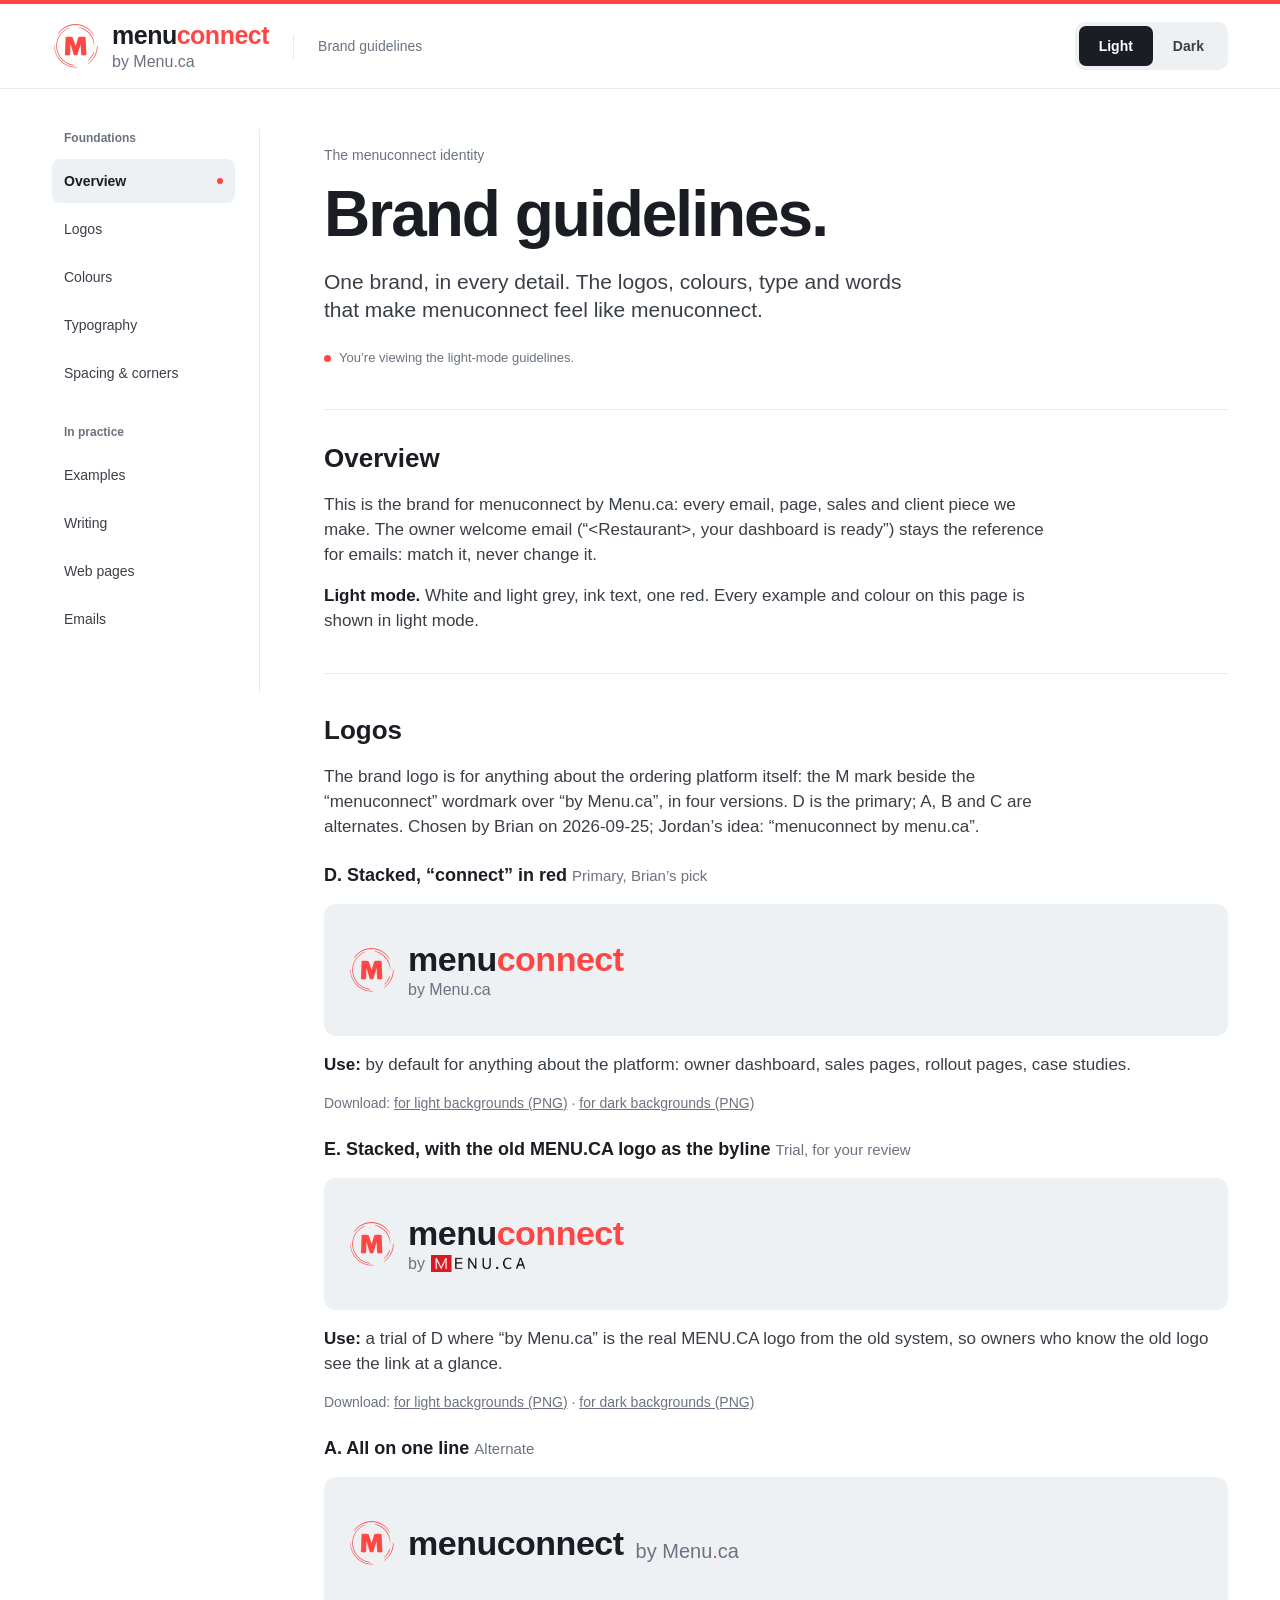
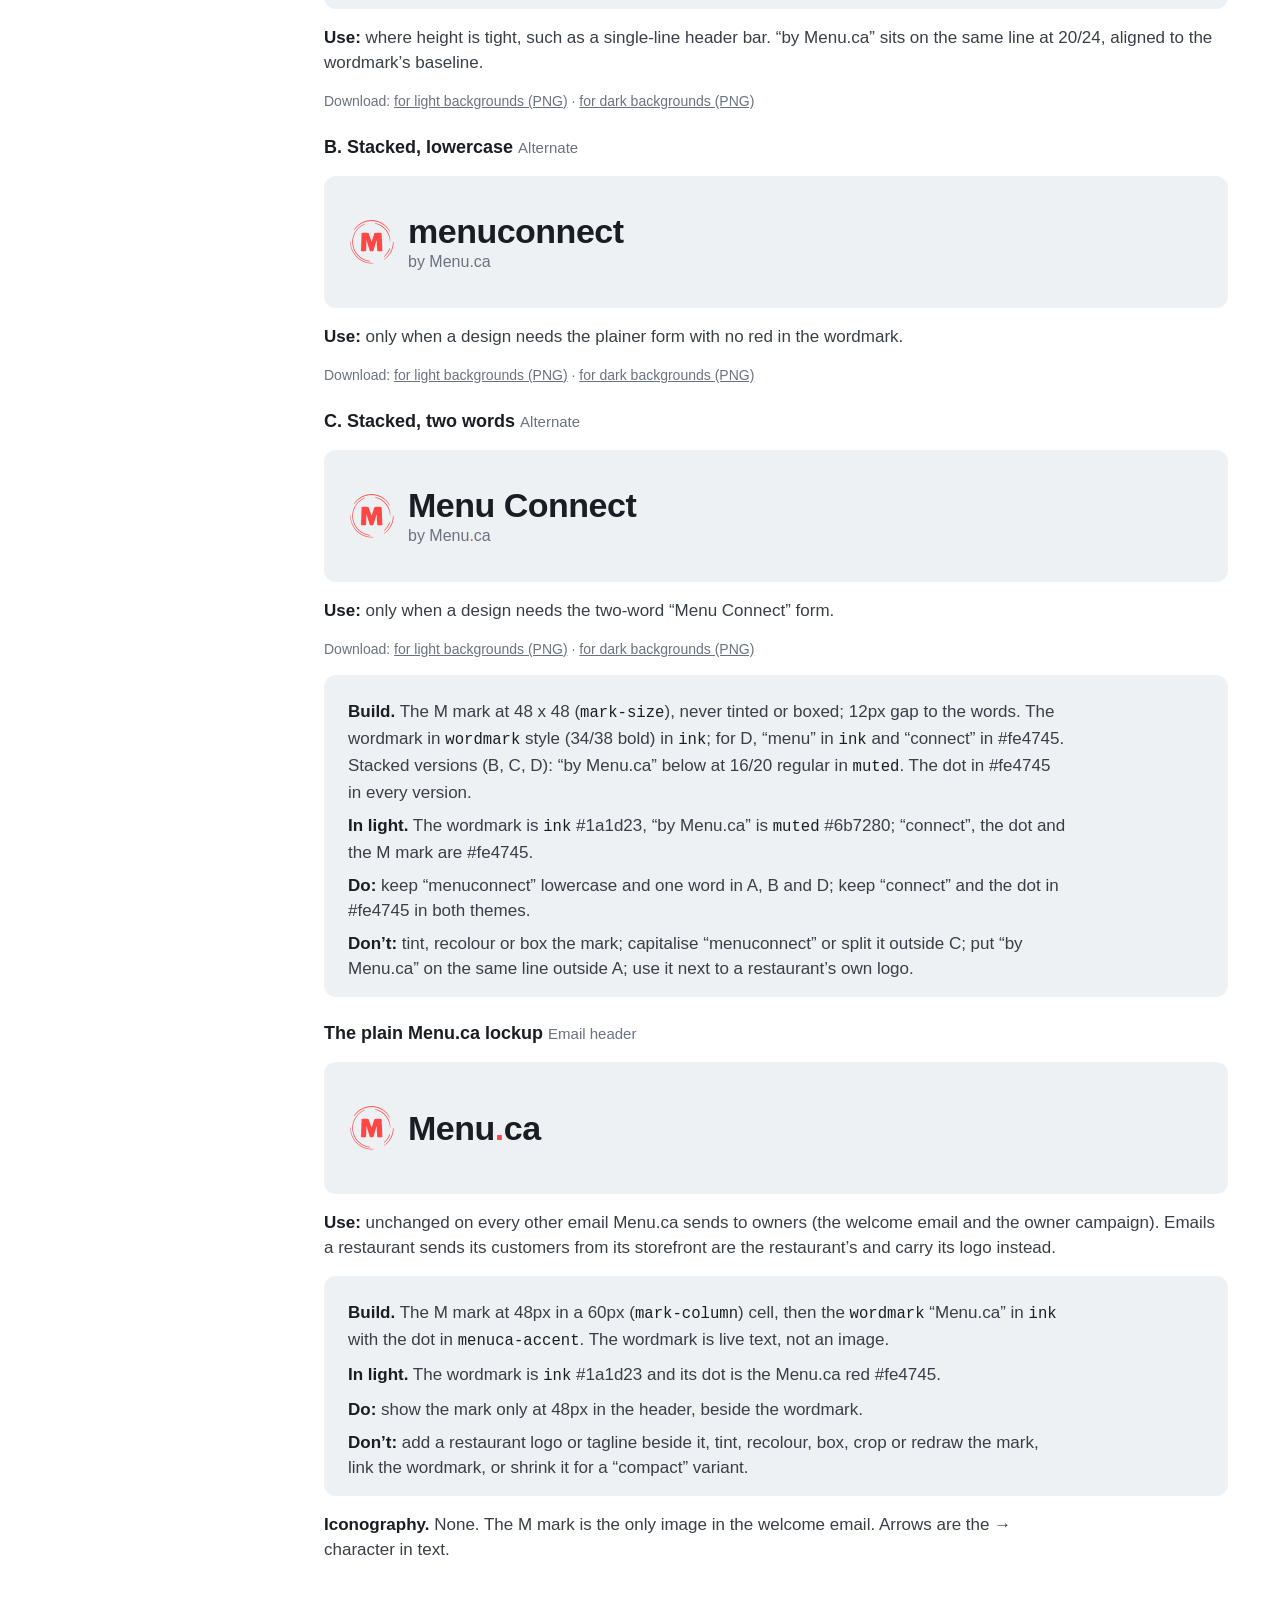
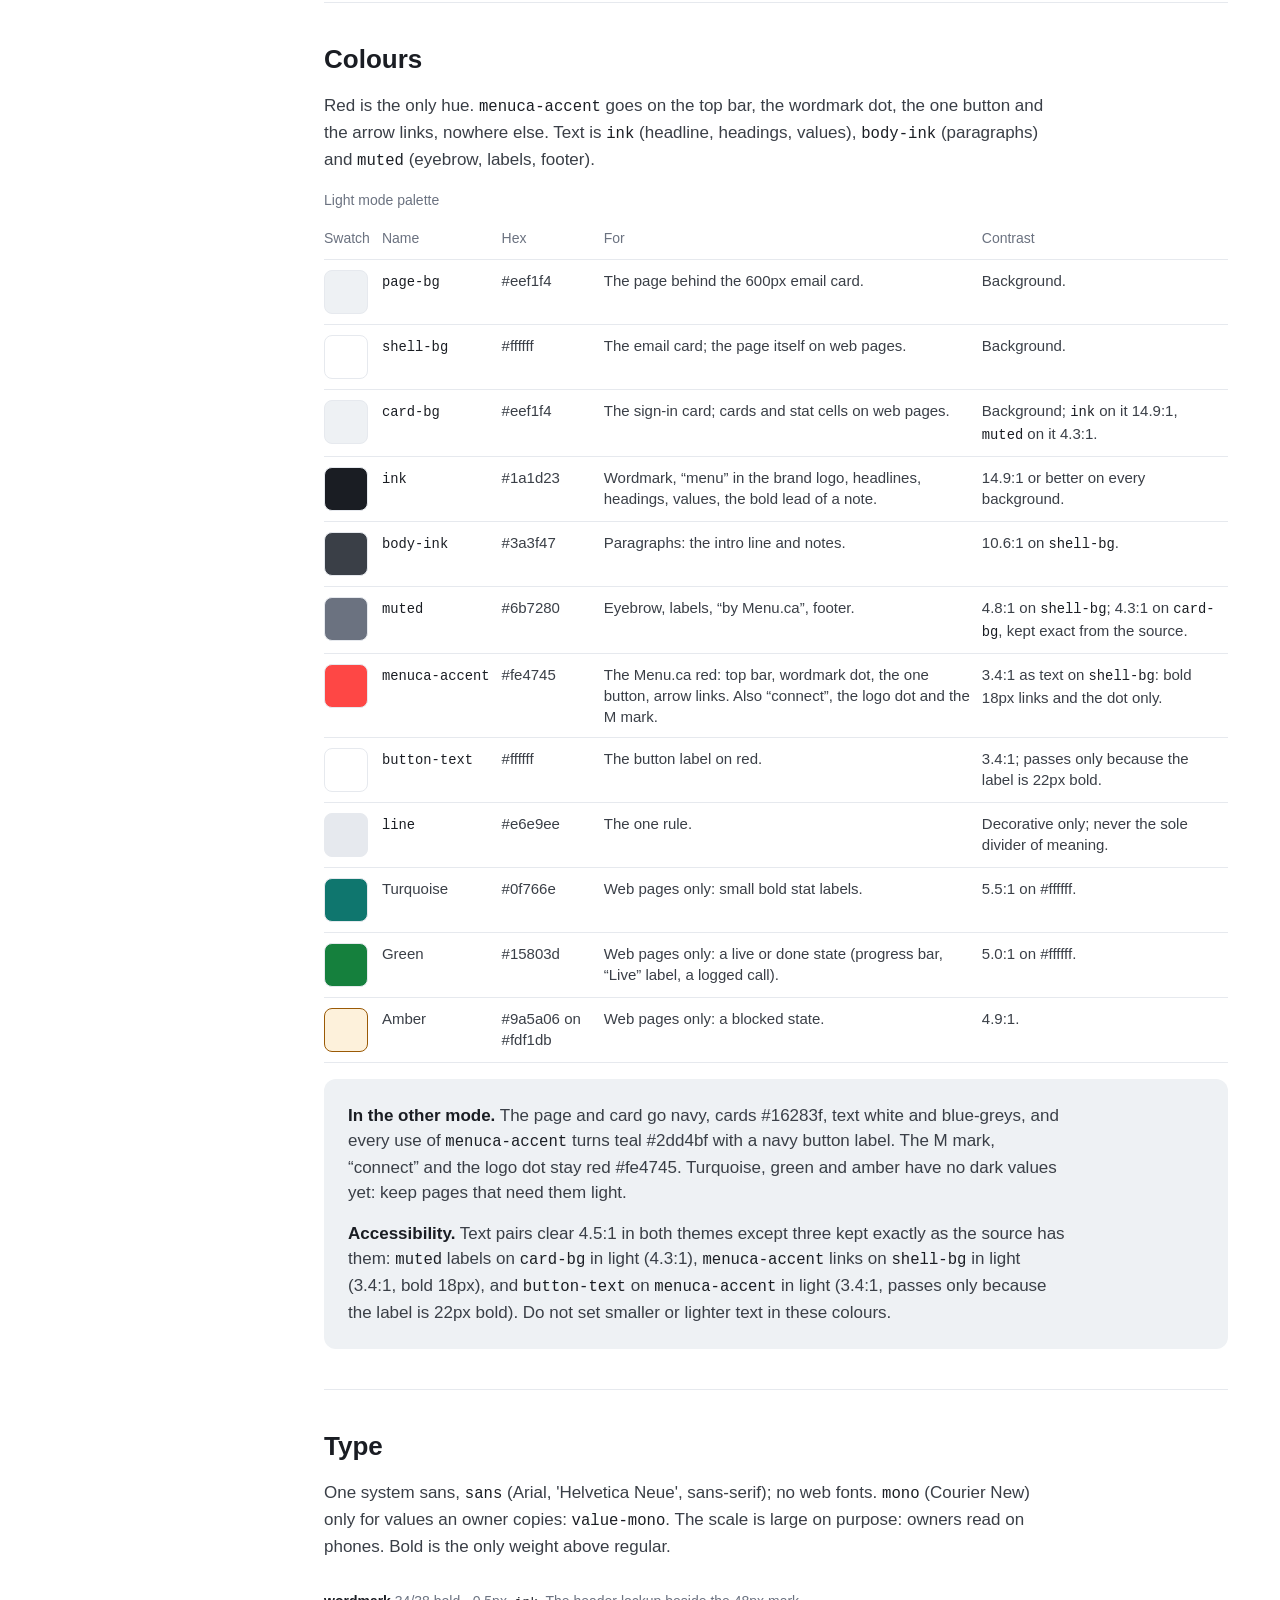
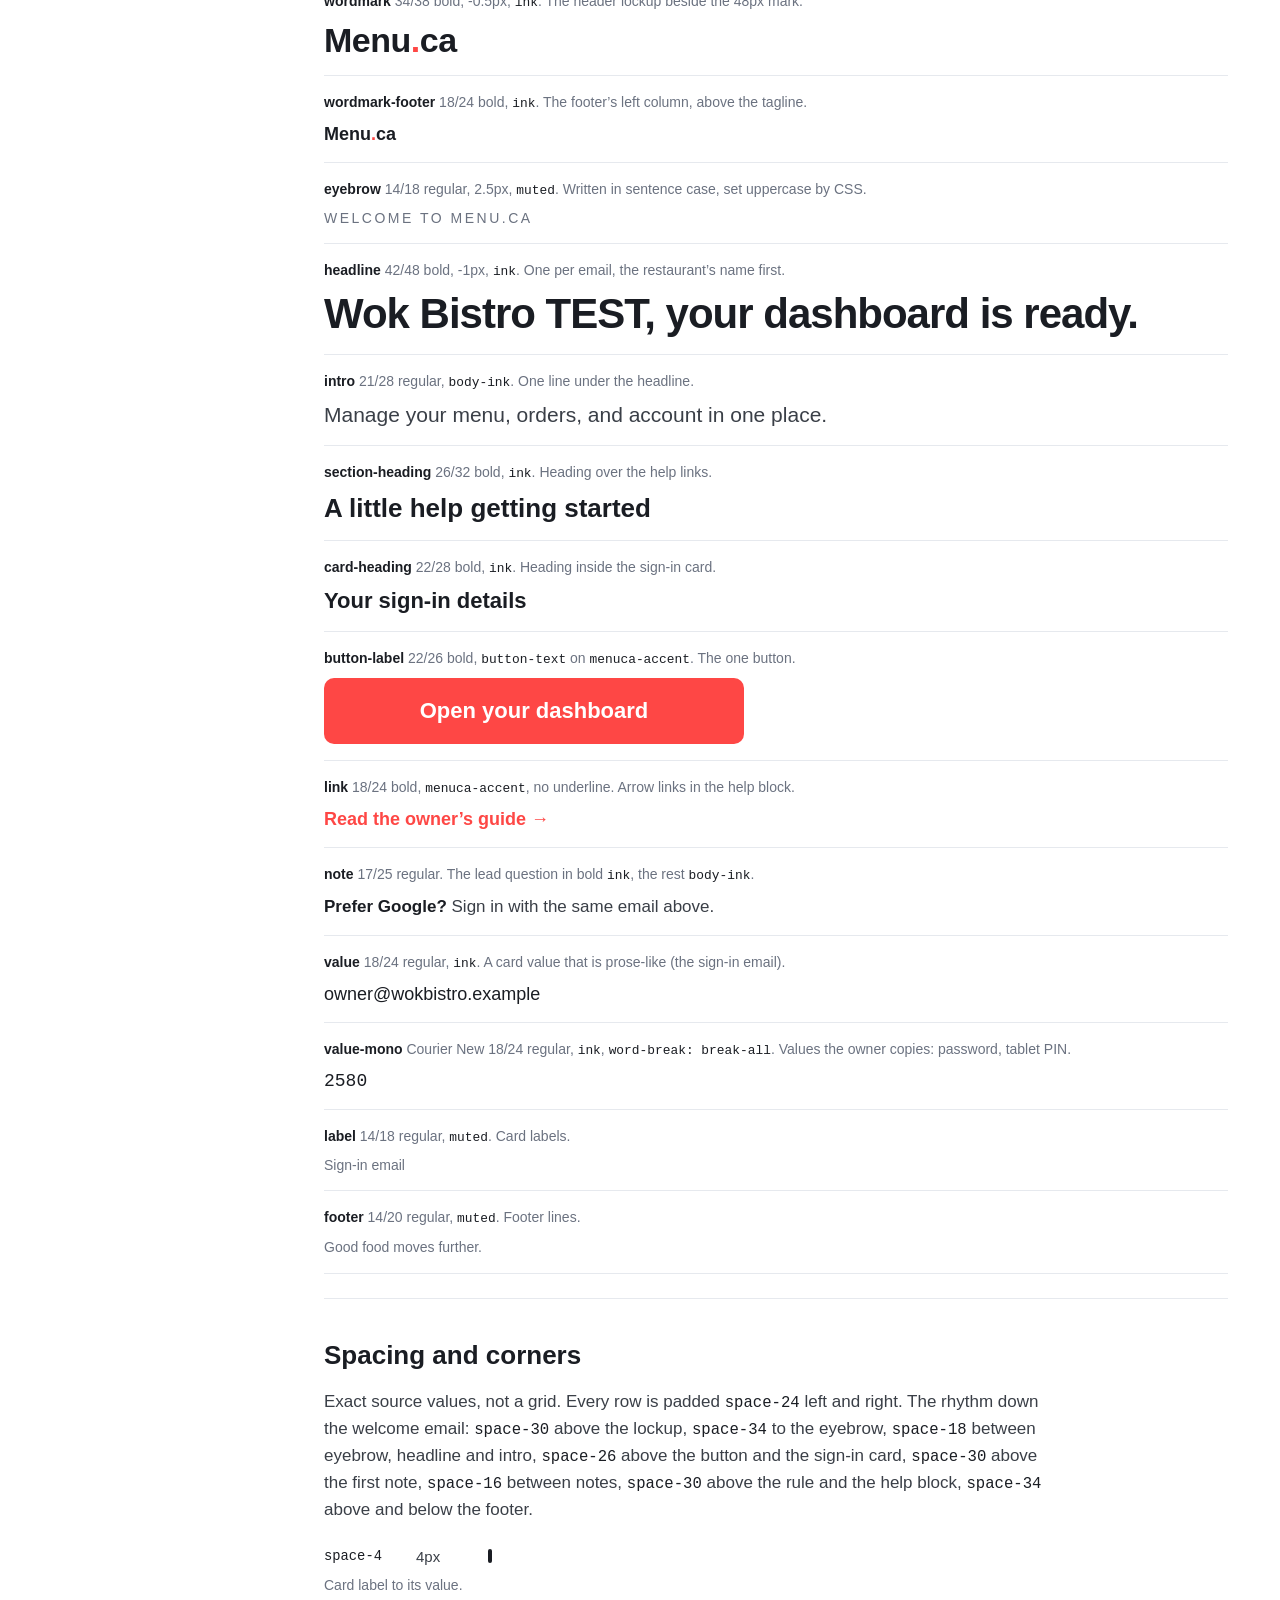
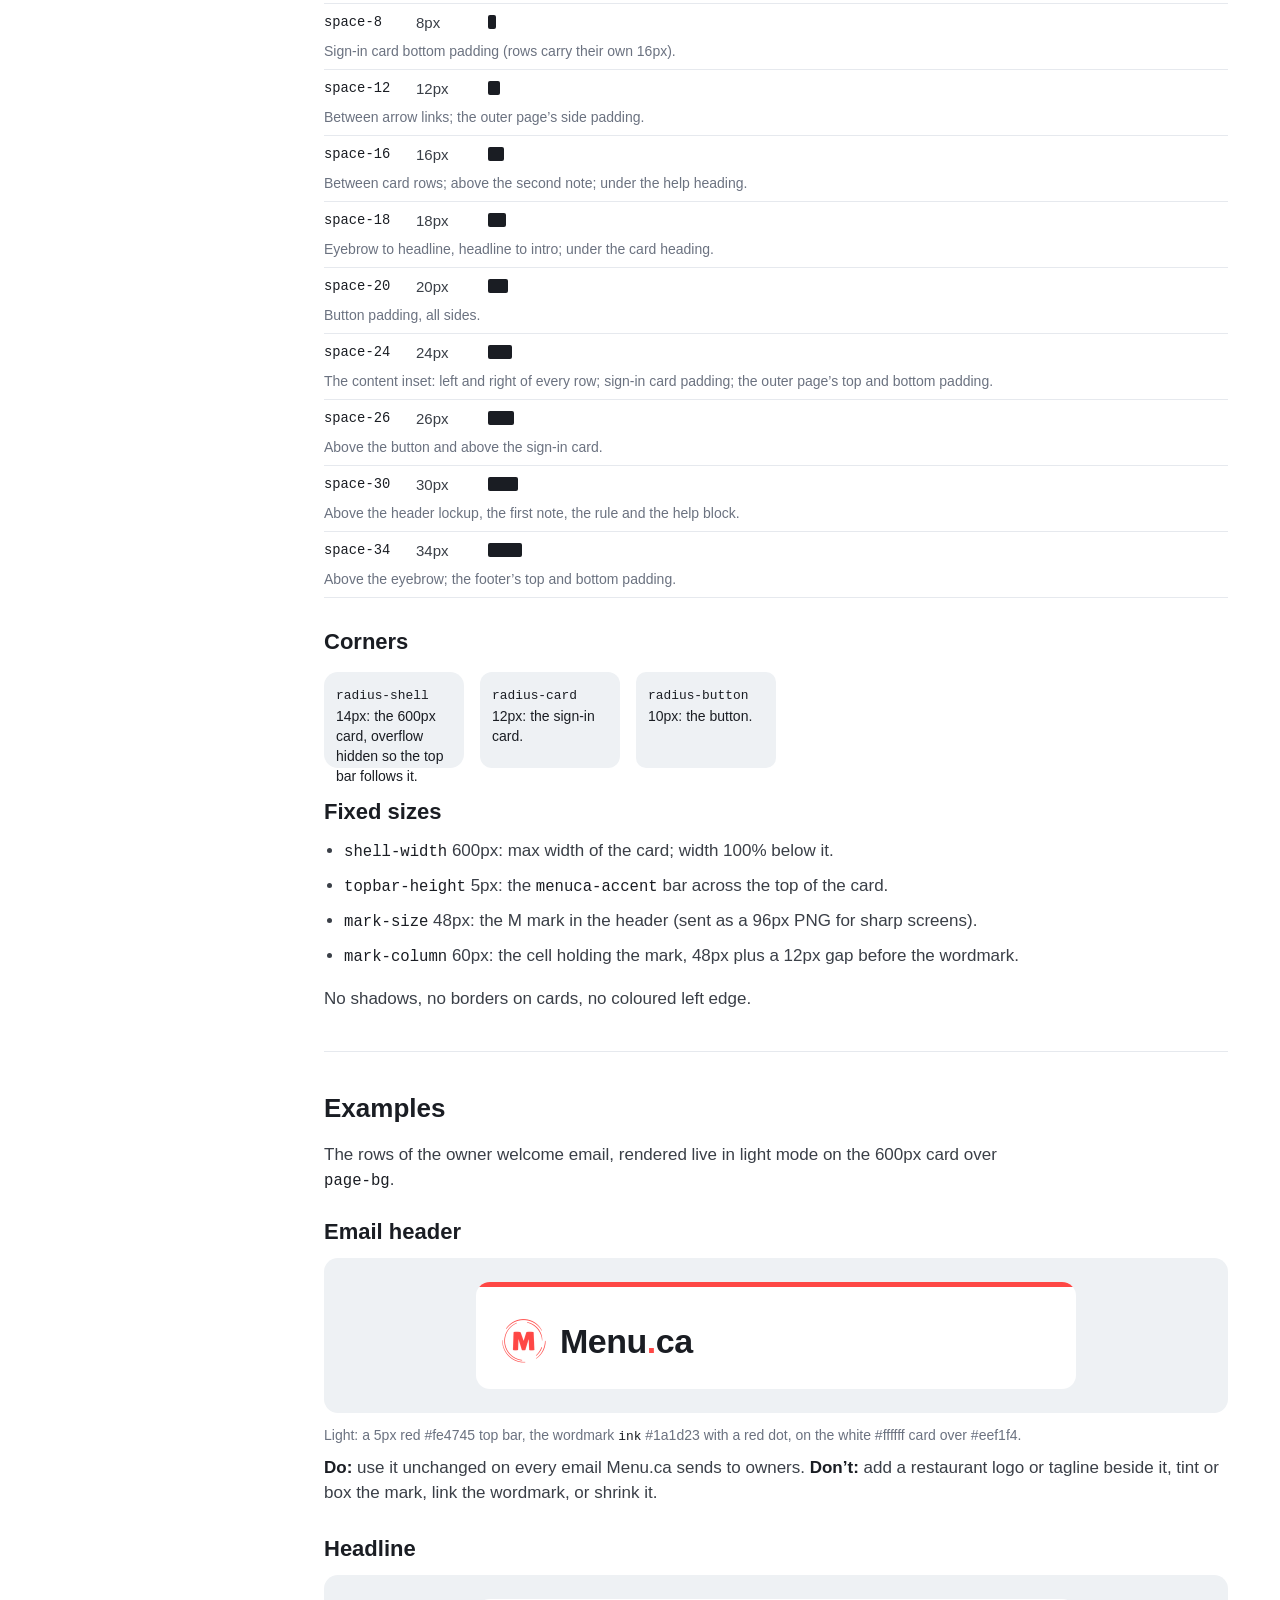
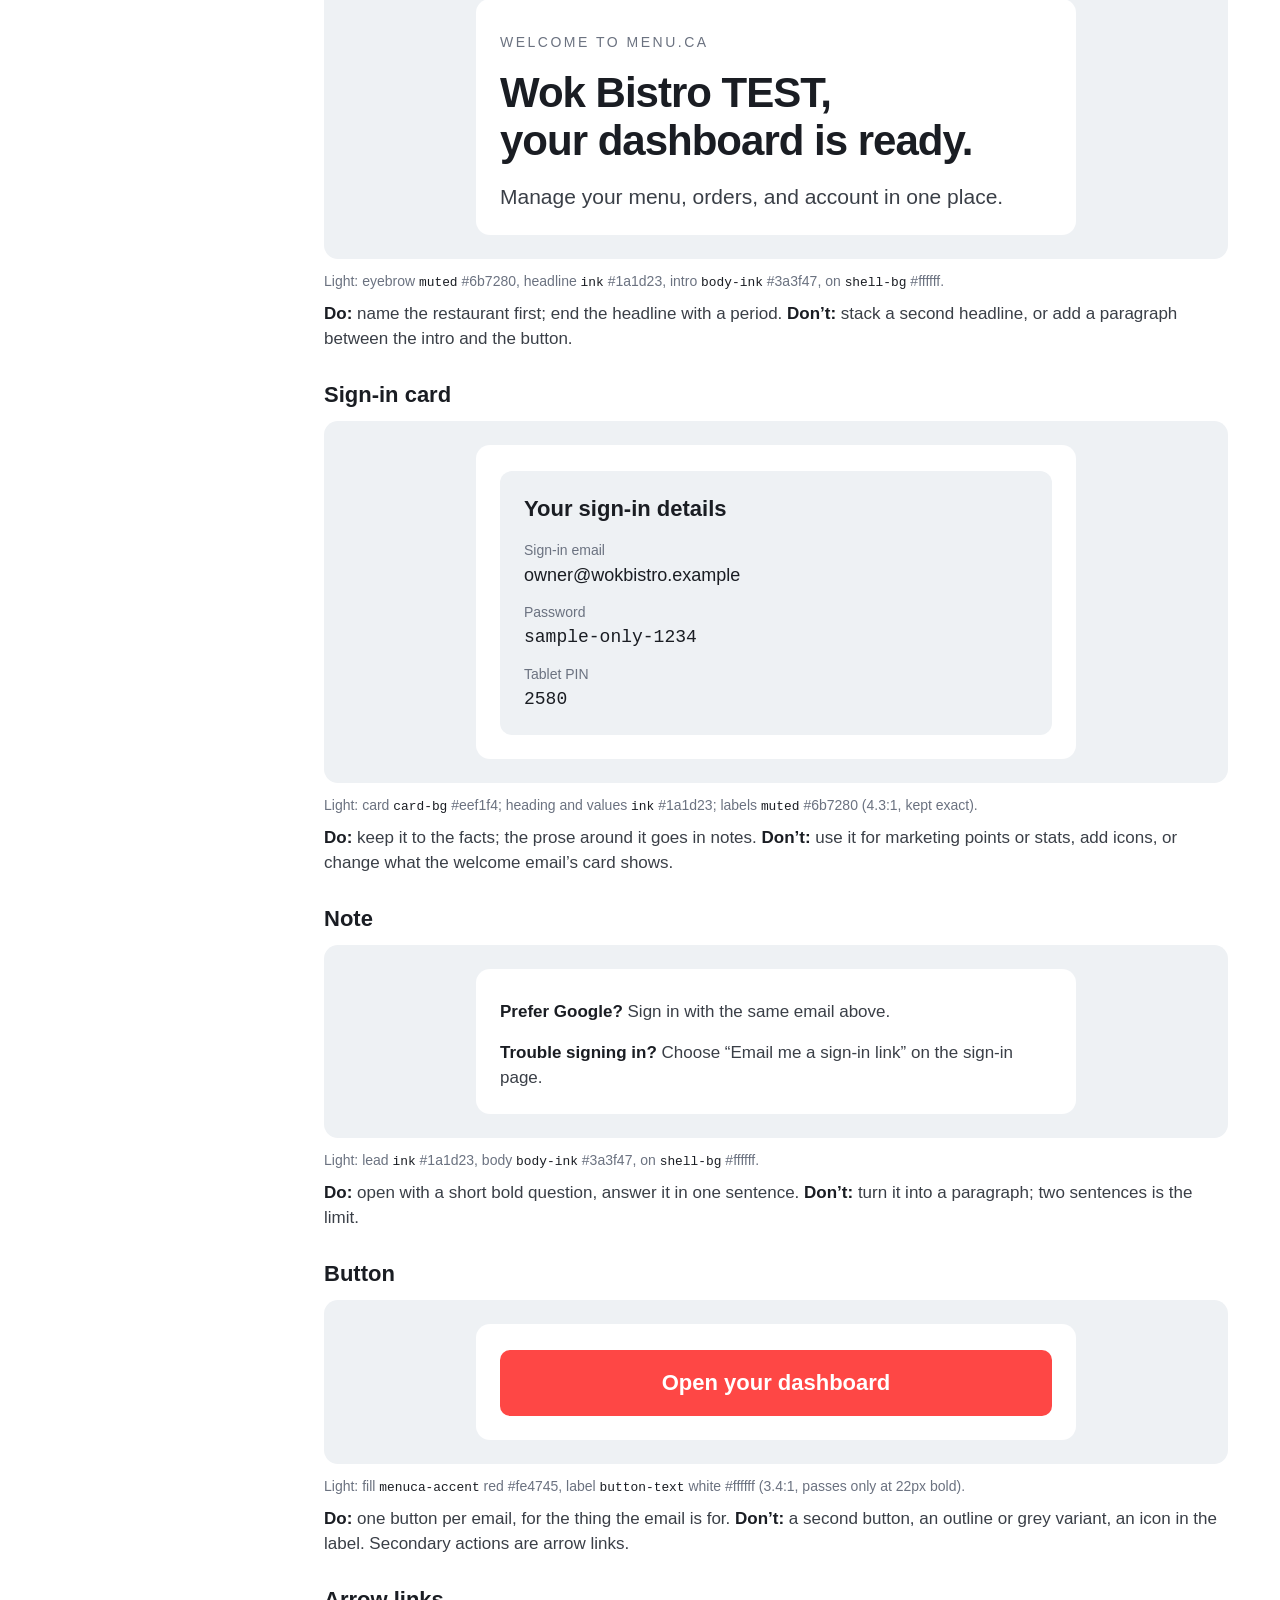
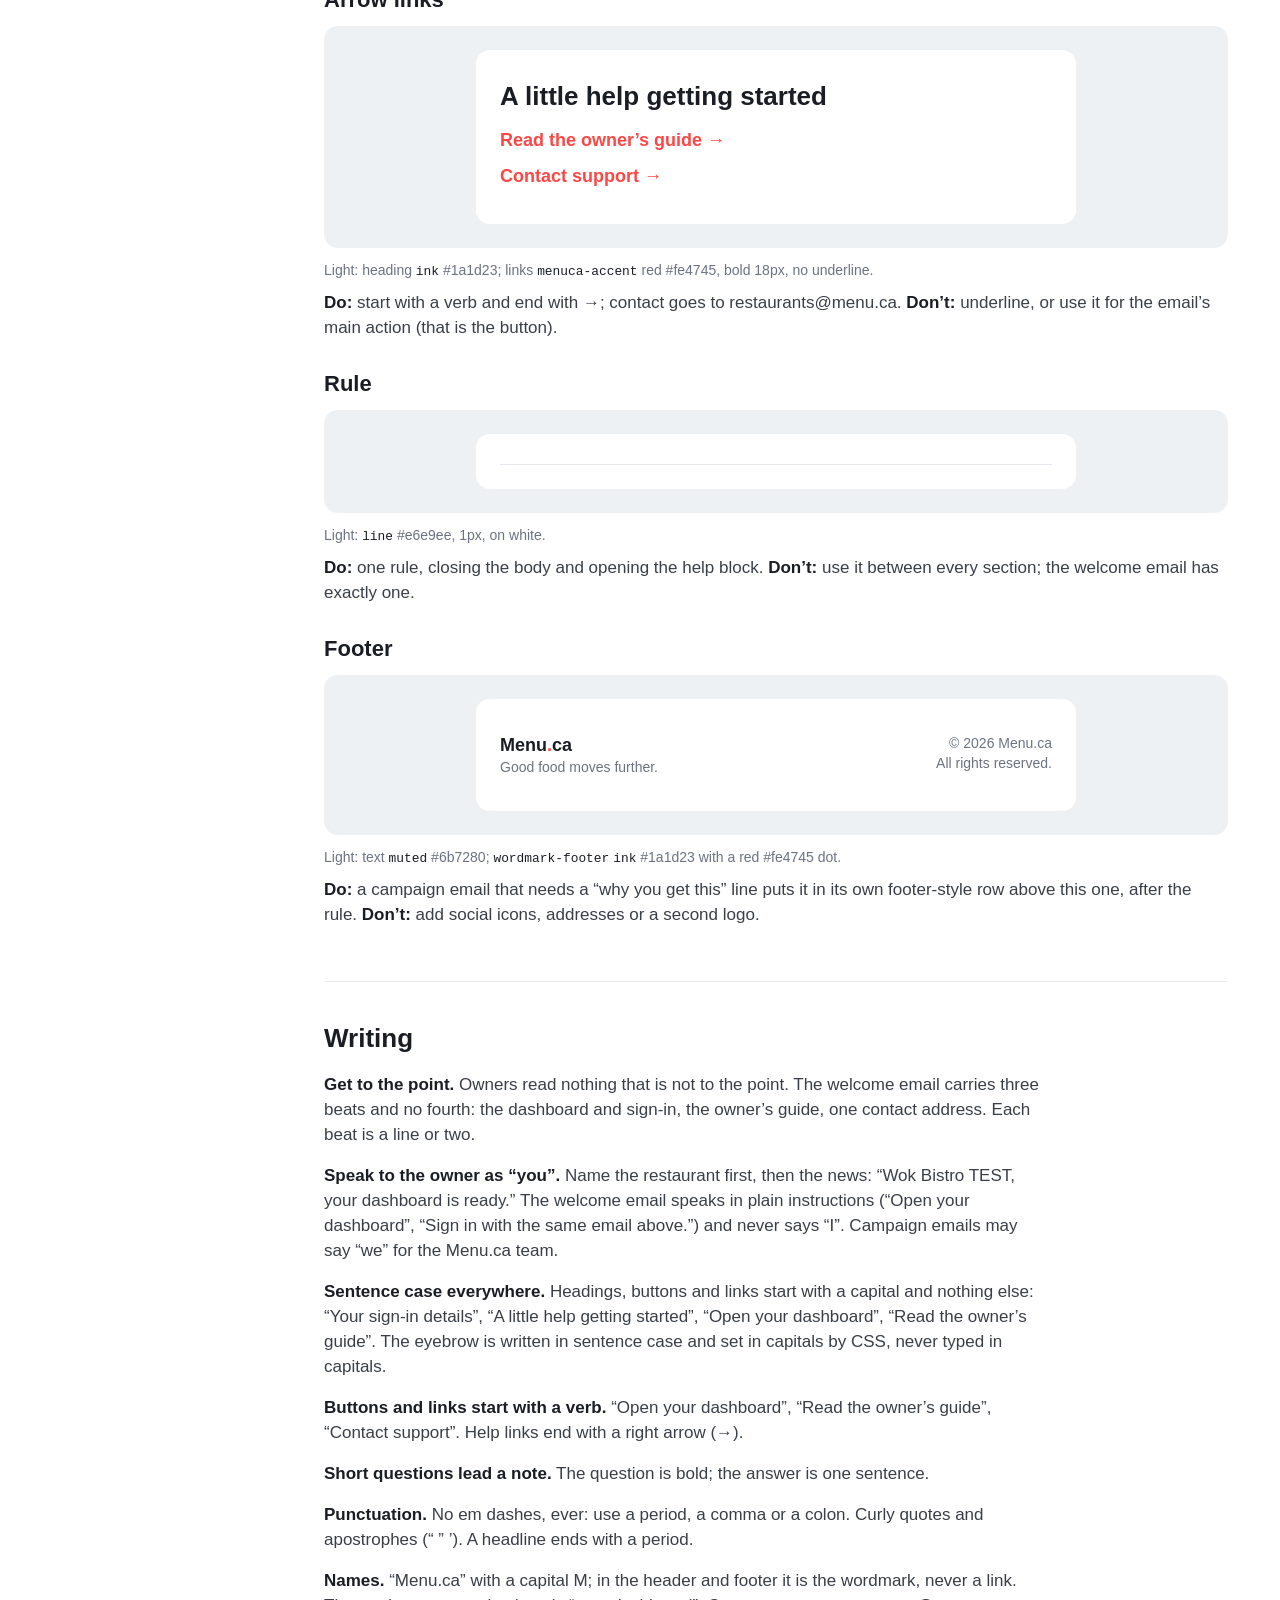
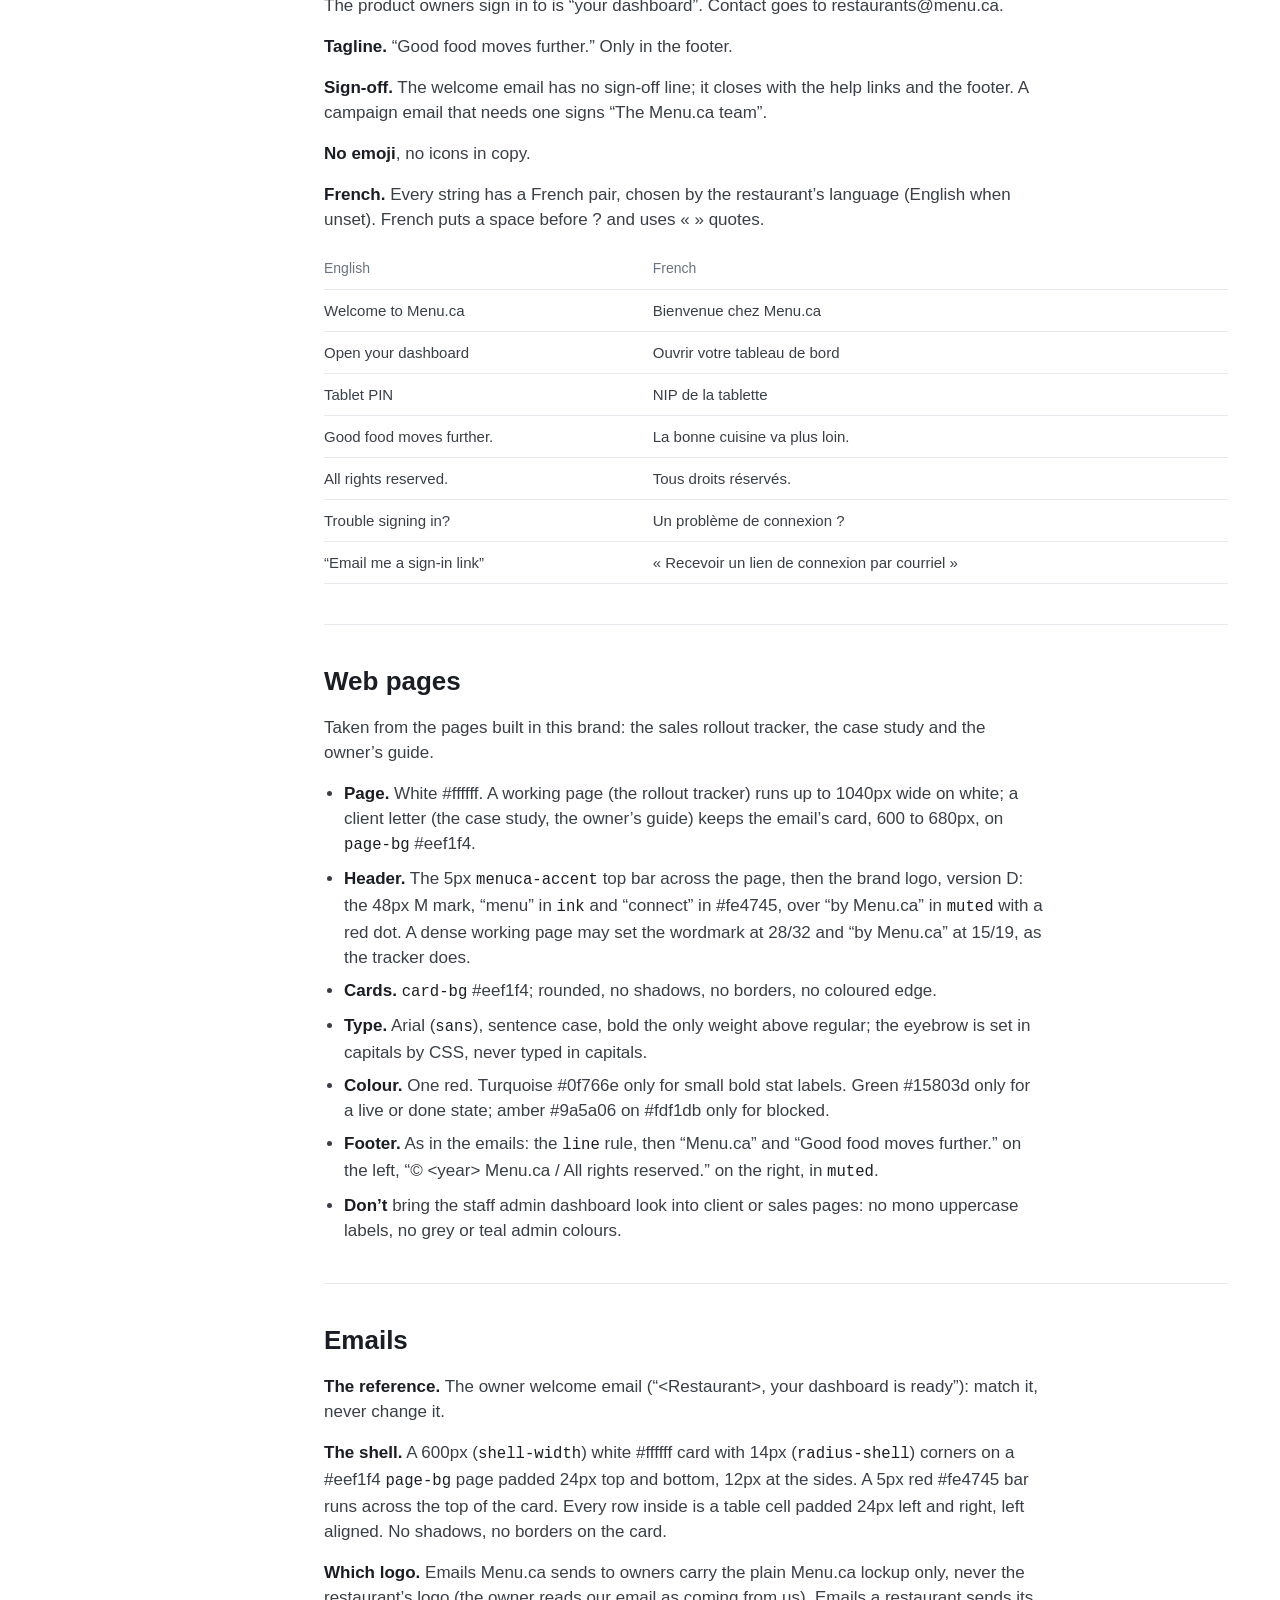
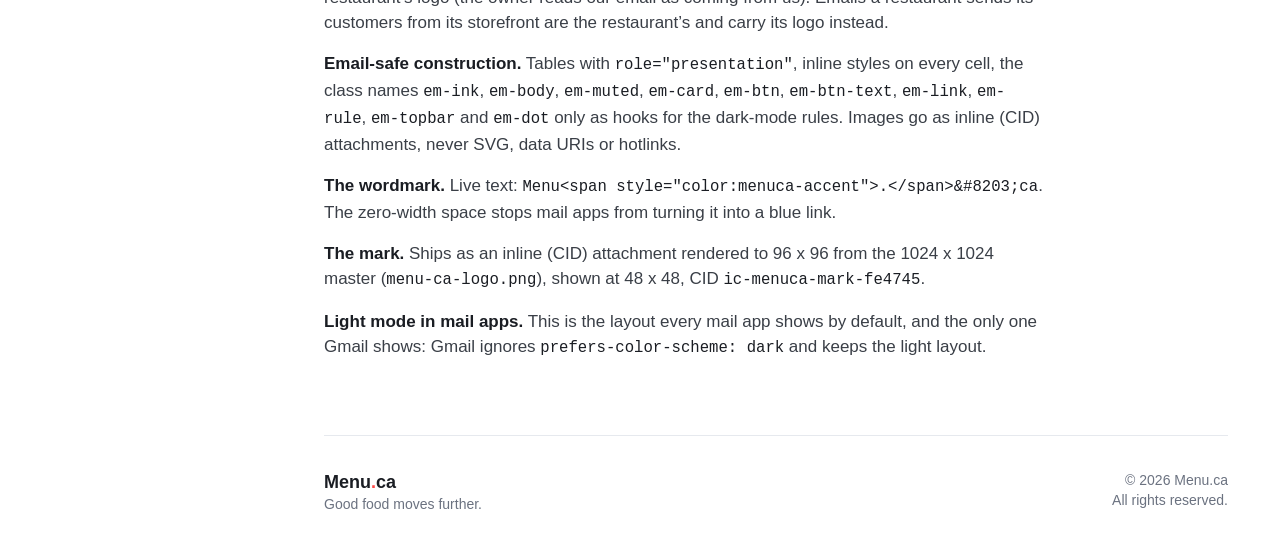
<file: menu-brian/brand-guide/index.html>
<!doctype html>
<html lang="en"><head><meta charset="utf-8"><meta name="viewport" content="width=device-width,initial-scale=1,viewport-fit=cover"><meta name="robots" content="noindex">
<title>menuconnect Brand Guide</title>
<style>
/* Mode tokens from tokens.json. No data-mode yet (script off) = light. */
:root, [data-mode="light"] {
  color-scheme: light;
  --page-bg: #eef1f4; --shell-bg: #ffffff; --card-bg: #eef1f4;
  --ink: #1a1d23; --body-ink: #3a3f47; --muted: #6b7280;
  --menuca-accent: #fe4745; --button-text: #ffffff; --line: #e6e9ee;
}
[data-mode="dark"] {
  color-scheme: dark;
  --page-bg: #0d1b2e; --shell-bg: #0d1b2e; --card-bg: #16283f;
  --ink: #ffffff; --body-ink: #d5deea; --muted: #9fb0c3;
  --menuca-accent: #2dd4bf; --button-text: #0d1b2e; --line: #26395a;
}
:root {
  --brand-red: #fe4745;
  --font-sans: Arial, 'Helvetica Neue', sans-serif;
  --font-mono: 'Courier New', Courier, monospace;
  --space-4: 4px; --space-8: 8px; --space-12: 12px; --space-16: 16px; --space-18: 18px;
  --space-20: 20px; --space-24: 24px; --space-26: 26px; --space-30: 30px; --space-34: 34px;
  --radius-shell: 14px; --radius-card: 12px; --radius-button: 10px;
  --shell-width: 600px; --topbar-height: 5px; --mark-size: 48px; --mark-column: 60px;
}
/* Only the current mode's text is ever shown. */
[data-mode="dark"] .only-light, :root:not([data-mode="dark"]) .only-dark { display: none !important; }

* { box-sizing: border-box; }
html { background: var(--shell-bg); -webkit-text-size-adjust: 100%; }
body { margin: 0; background: var(--shell-bg); color: var(--body-ink); font: 17px/25px var(--font-sans); overflow-x: hidden; }
@media (prefers-reduced-motion: no-preference) {
  body, .seg span { transition: background-color .2s, color .2s; }
}
a { color: inherit; }
:focus-visible { outline: 2px solid var(--ink); outline-offset: 2px; }
p { margin: 0 0 var(--space-16); }
strong, b { color: var(--ink); }
code { font-family: var(--font-mono); font-size: .92em; color: var(--ink); }

/* Type styles (tokens.json type.groups) */
.wordmark { font-size: 34px; line-height: 38px; font-weight: 700; letter-spacing: -.5px; }
.wordmark-footer { font-size: 18px; line-height: 24px; font-weight: 700; }
.eyebrow { font-size: 14px; line-height: 18px; letter-spacing: 2.5px; }
.headline { font-size: 42px; line-height: 48px; font-weight: 700; letter-spacing: -1px; }
.intro { font-size: 21px; line-height: 28px; }
.section-heading { font-size: 26px; line-height: 32px; font-weight: 700; }
.card-heading { font-size: 22px; line-height: 28px; font-weight: 700; }
.button-label { font-size: 22px; line-height: 26px; font-weight: 700; }
.link { font-size: 18px; line-height: 24px; font-weight: 700; }
.note { font-size: 17px; line-height: 25px; }
.value { font-size: 18px; line-height: 24px; }
.label { font-size: 14px; line-height: 18px; }
.footer { font-size: 14px; line-height: 20px; }
.value-mono { font-family: var(--font-mono); font-size: 18px; line-height: 24px; }

/* Guide navigation; brand specimens retain their original tokens. */
.skip { position: fixed; top: -100px; left: 16px; z-index: 30; padding: 12px 18px; background: var(--ink); color: var(--shell-bg); border-radius: 8px; }
.skip:focus { top: 12px; }
.guide-header { position: sticky; top: 0; z-index: 20; background: var(--shell-bg); border-top: 4px solid var(--menuca-accent); border-bottom: 1px solid var(--line); }
.wrap { max-width: 1240px; margin: 0 auto; padding: 0 32px; }
.bar { min-height: 84px; display: flex; align-items: center; justify-content: space-between; gap: 24px; }
.guide-identity { display: flex; align-items: center; gap: 24px; }
.guide-identity .lk .wm { font-size: 25px; line-height: 30px; }
.guide-identity .lk .by { font-size: 13px; line-height: 18px; }
.guide-title { border-left: 1px solid var(--line); padding-left: 24px; font-size: 14px; color: var(--muted); }
.seg { display: inline-flex; flex: none; margin: 0; padding: 4px; border: 0; background: var(--card-bg); border-radius: var(--radius-button); }
.seg legend { position: absolute; width: 1px; height: 1px; overflow: hidden; clip: rect(0 0 0 0); }
.seg label { position: relative; cursor: pointer; }
.seg input { position: absolute; opacity: 0; inset: 0; margin: 0; cursor: pointer; }
.seg span { display: block; padding: 10px 20px; border-radius: 7px; font-size: 14px; line-height: 20px; font-weight: 700; color: var(--body-ink); }
.seg input:checked + span { background: var(--ink); color: var(--shell-bg); }
.seg input:focus-visible + span { outline: 2px solid var(--ink); outline-offset: 2px; }
.guide-layout { display: grid; grid-template-columns: 208px minmax(0, 1fr); gap: 64px; align-items: start; }
.contents { position: sticky; top: 121px; max-height: calc(100dvh - 145px); overflow-y: auto; padding: 0 24px 24px 0; margin-top: 40px; border-right: 1px solid var(--line); }
.contents > summary { display: none; }
.toc-group { margin: 0 0 12px 12px; font-size: 12px; line-height: 18px; font-weight: 700; color: var(--muted); }
.toc ul { display: grid; gap: 4px; list-style: none; margin: 0 0 28px; padding: 0; }
.toc a { display: flex; align-items: center; justify-content: space-between; min-height: 44px; padding: 10px 12px; border-radius: 8px; font-size: 14px; line-height: 20px; color: var(--body-ink); text-decoration: none; }
.toc a:hover { background: var(--card-bg); color: var(--ink); }
.toc a[aria-current="location"] { background: var(--card-bg); color: var(--ink); font-weight: 700; }
.toc a[aria-current="location"]::after { content: ''; width: 6px; height: 6px; flex: none; border-radius: 50%; background: var(--menuca-accent); }
.guide-content { min-width: 0; scroll-margin-top: 148px; }
.guide-kicker { font-size: 14px; line-height: 20px; color: var(--muted); margin-bottom: 16px; }
.mode-note { display: inline-flex; align-items: center; gap: 8px; margin: 8px 0 0; font-size: 13px; line-height: 20px; color: var(--muted); }
.mode-note::before { content: ''; width: 7px; height: 7px; border-radius: 50%; background: var(--menuca-accent); }
@media (max-width: 1000px) {
  .guide-layout { grid-template-columns: 180px minmax(0, 1fr); gap: 32px; }
  .contents { padding-right: 16px; }
  .guide-title { display: none; }
}
@media (max-width: 760px) {
  .wrap { padding: 0 20px; }
  .bar { min-height: 76px; gap: 12px; }
  .guide-identity .lk { gap: 8px; }
  .guide-identity .lk .m { width: 32px; height: 32px; }
  .guide-identity .lk .wm { font-size: 20px; line-height: 24px; letter-spacing: -.4px; }
  .guide-identity .lk .by { font-size: 11px; line-height: 14px; }
  .seg span { padding: 10px 12px; font-size: 13px; }
  .guide-layout { display: block; }
  .contents { top: 81px; z-index: 15; max-height: none; overflow: visible; margin: 0 -20px; padding: 0 20px; border-right: 0; border-bottom: 1px solid var(--line); background: var(--shell-bg); }
  .contents > summary { display: flex; justify-content: space-between; align-items: center; min-height: 52px; gap: 12px; font-size: 13px; cursor: pointer; list-style: none; }
  .contents > summary::-webkit-details-marker { display: none; }
  .contents > summary::after { content: '+'; font-size: 20px; color: var(--ink); }
  .contents[open] > summary::after { content: '−'; }
  .contents > summary span { color: var(--ink); margin-left: auto; font-weight: 700; }
  .toc { position: absolute; top: 100%; left: 0; right: 0; padding: 16px 20px 4px; max-height: calc(100dvh - 150px); overflow-y: auto; background: var(--shell-bg); border-bottom: 1px solid var(--line); }
  .toc ul { grid-template-columns: repeat(2, minmax(0, 1fr)); margin-bottom: 16px; }
  .toc-group { margin-bottom: 6px; }
}
@media (max-width: 360px) {
  .guide-identity .lk .m { display: none; }
}

.lk { display: flex; align-items: center; gap: 12px; white-space: nowrap; }
.lk .m { width: 48px; height: 48px; display: block; flex: none; }
.lk .col { display: flex; flex-direction: column; }
.lk .wm { color: var(--ink); }
.r { color: var(--brand-red); }
.lk.stack .by { font-size: 16px; line-height: 20px; color: var(--muted); margin-top: 2px; }
.lk.inline .by { font-size: 20px; line-height: 24px; color: var(--muted); align-self: flex-end; padding-bottom: 4px; }
.masthead { padding: 56px 0 40px; }
.masthead h1 { margin: 0 0 20px; color: var(--ink); font-size: clamp(42px, 5vw, 64px); line-height: 1.05; letter-spacing: -2px; }
.masthead .intro { max-width: 600px; color: var(--body-ink); }
@media (max-width: 760px) { .masthead { padding: 36px 0 32px; } .masthead .intro { font-size: 18px; line-height: 27px; } }

section.part { padding: 40px 0 24px; border-top: 1px solid var(--line); scroll-margin-top: 116px; }
@media (max-width: 760px) { section.part { scroll-margin-top: 156px; } }
.masthead + section.part { padding-top: 32px; }
h2 { margin: 0 0 var(--space-18); color: var(--ink); }
h3 { margin: var(--space-30) 0 var(--space-12); color: var(--ink); }
.prose { max-width: 720px; }
.prose ul { padding-left: 20px; margin: 0 0 var(--space-16); }
.prose li { margin-bottom: var(--space-8); }
.small { font-size: 14px; line-height: 20px; color: var(--muted); }
.card { background: var(--card-bg); border-radius: var(--radius-card); padding: var(--space-24) var(--space-24) var(--space-8); margin: 0 0 var(--space-16); }
.card p { max-width: 720px; }
.dd p { margin-bottom: var(--space-8); }
.mode-line { font-size: 14px; line-height: 20px; color: var(--muted); margin: var(--space-12) 0 var(--space-8); }
.scroll { overflow-x: auto; margin: 0 0 var(--space-16); }
table { border-collapse: collapse; width: 100%; font-size: 15px; line-height: 21px; }
th, td { text-align: left; vertical-align: top; padding: 10px 12px 10px 0; border-bottom: 1px solid var(--line); }
th { font-size: 14px; font-weight: 400; color: var(--muted); }
td.nm { white-space: nowrap; }
.sw { width: 44px; height: 44px; border-radius: 8px; border: 1px solid var(--line); }
.swatches { min-width: 680px; }
.pairs { min-width: 420px; }

/* Logo versions */
.ver { margin: 0 0 var(--space-16); }
.ver h3 { margin: var(--space-24) 0 var(--space-4); font-size: 18px; line-height: 24px; }
.ver h3 span { font-weight: 400; color: var(--muted); font-size: 15px; }
.stage { padding: 36px 24px; margin: 16px 0; display: flex; align-items: center; min-height: 132px; overflow-x: auto; background: var(--card-bg); border-radius: var(--radius-card); }
.stage .lk { flex: none; }
@media (max-width: 760px) { .stage { padding: 28px 16px; } }

/* Type specimens */
.spec { padding: var(--space-16) 0; border-bottom: 1px solid var(--line); }
.spec .meta { font-size: 14px; line-height: 20px; color: var(--muted); margin-bottom: var(--space-8); }
.spec .meta b { color: var(--ink); }
.spec { color: var(--ink); }
.spec .s { overflow-wrap: anywhere; }

/* Spacing */
.sp { display: grid; grid-template-columns: 80px 60px 1fr; gap: var(--space-12); align-items: center; padding: var(--space-8) 0; border-bottom: 1px solid var(--line); font-size: 15px; line-height: 21px; }
.sp .bar-v { height: 14px; background: var(--ink); border-radius: 2px; }
.sp .u { grid-column: 1 / -1; color: var(--muted); font-size: 14px; line-height: 20px; margin-top: -4px; }
.radii { display: flex; flex-wrap: wrap; gap: var(--space-16); margin: var(--space-16) 0; }
.radii div { width: 140px; height: 96px; background: var(--card-bg); padding: 12px; font-size: 14px; line-height: 20px; color: var(--ink); }

/* Email examples: bundle.css renditions */
.mc-page { padding: var(--space-24) var(--space-12); background: var(--page-bg); border-radius: var(--radius-shell); }
.mc-shell { max-width: var(--shell-width); margin: 0 auto; background: var(--shell-bg); border-radius: var(--radius-shell); overflow: hidden; }
.mc-shell.mc-open { padding-bottom: var(--space-24); }
.mc-topbar { height: var(--topbar-height); background: var(--menuca-accent); }
.mc-row { text-align: left; padding: 0 var(--space-24); }
.mc-row p { margin: 0; }
.mc-lockup { display: flex; align-items: center; padding-top: var(--space-30); }
.mc-lockup img { display: block; width: var(--mark-size); height: var(--mark-size); margin-right: calc(var(--mark-column) - var(--mark-size)); }
.mc-ink { color: var(--ink); }
.mc-body { color: var(--body-ink); }
.mc-muted { color: var(--muted); }
.mc-dot { color: var(--menuca-accent); }
.mc-eyebrow { text-transform: uppercase; }
.mc-btn { display: block; text-align: center; padding: var(--space-20); background: var(--menuca-accent); color: var(--button-text); border-radius: var(--radius-button); text-decoration: none; }
.mc-card { background: var(--card-bg); border-radius: var(--radius-card); padding: var(--space-24) var(--space-24) var(--space-8); }
.mc-cred { padding-bottom: var(--space-16); }
.mc-cred .value, .mc-cred .value-mono { margin-top: var(--space-4); word-break: break-all; }
.mc-rule { height: 1px; background: var(--line); }
.mc-link { display: block; color: var(--menuca-accent); text-decoration: none; margin: 0 0 var(--space-12); }
.mc-foot { display: flex; justify-content: space-between; gap: var(--space-12); }
.mc-foot > div:last-child { text-align: right; }
@media (max-width: 480px) { .mc-foot { flex-direction: column; } .mc-foot > div:last-child { text-align: left; } .mc-row { padding: 0 16px; } }
.ex { margin: 0 0 var(--space-30); }
.ex h3 { margin-top: var(--space-24); }

/* Page footer */
.pagefoot { margin-top: var(--space-34); border-top: 1px solid var(--line); }
.pagefoot .mc-foot { padding: var(--space-34) 0; }
</style>
<script>
(function () {
  var m;
  try { m = localStorage.getItem('mc-brand-guide-mode'); } catch (e) {}
  if (m !== 'light' && m !== 'dark') {
    m = (window.matchMedia && window.matchMedia('(prefers-color-scheme: dark)').matches) ? 'dark' : 'light';
  }
  document.documentElement.setAttribute('data-mode', m);
})();
</script>

</head>
<body>
<a class="skip" href="#guide-content">Skip to brand guidelines</a>
<header class="guide-header">
  <div class="wrap bar">
    <div class="guide-identity">
      <div class="lk stack"><img class="m" src="menu-ca-mark.png" width="48" height="48" alt="Menu.ca"><span class="col"><span class="wm wordmark">menu<span class="r">connect</span></span><span class="by">by Menu<span class="r">.</span>ca</span></span></div>
      <span class="guide-title">Brand guidelines</span>
    </div>
    <fieldset class="seg" id="mode-switch">
      <legend>Guide mode</legend>
      <label><input type="radio" name="mode" value="light" checked><span>Light</span></label>
      <label><input type="radio" name="mode" value="dark"><span>Dark</span></label>
    </fieldset>
  </div>
</header>
<div class="wrap guide-layout">
  <details class="contents" open>
    <summary>On this page <span id="current-section">Overview</span></summary>
    <nav class="toc" aria-label="Brand guide sections">
      <p class="toc-group">Foundations</p>
      <ul>
        <li><a href="#overview" aria-current="location">Overview</a></li>
        <li><a href="#logos">Logos</a></li>
        <li><a href="#colours">Colours</a></li>
        <li><a href="#type">Typography</a></li>
        <li><a href="#spacing">Spacing &amp; corners</a></li>
      </ul>
      <p class="toc-group">In practice</p>
      <ul>
        <li><a href="#examples">Examples</a></li>
        <li><a href="#writing">Writing</a></li>
        <li><a href="#web">Web pages</a></li>
        <li><a href="#emails">Emails</a></li>
      </ul>
    </nav>
  </details>
  <main class="guide-content" id="guide-content" tabindex="-1">
    <header class="masthead">
      <p class="guide-kicker">The menuconnect identity</p>
      <h1 class="headline">Brand guidelines.</h1>
      <p class="intro">One brand, in every detail. The logos, colours, type and words that make menuconnect feel like menuconnect.</p>
      <p class="mode-note"><span class="only-light">You’re viewing the light-mode guidelines.</span><span class="only-dark">You’re viewing the dark-mode guidelines.</span></p>
    </header>

  <!-- 1 Overview -->
  <section class="part" id="overview">
    <h2 class="section-heading">Overview</h2>
    <div class="prose">
      <p>This is the brand for menuconnect by Menu.ca: every email, page, sales and client piece we make. The owner welcome email (“&lt;Restaurant&gt;, your dashboard is ready”) stays the reference for emails: match it, never change it.</p>
      <p class="only-light"><strong>Light mode.</strong> White and light grey, ink text, one red. Every example and colour on this page is shown in light mode.</p>
      <p class="only-dark"><strong>Dark mode.</strong> Navy, white text, teal for the accent; the brand’s red stays on the mark. Every example and colour on this page is shown in dark mode. Emails show it only in mail apps that honour <code>prefers-color-scheme: dark</code>; Gmail keeps the light layout.</p>
    </div>
  </section>

  <!-- 2 Logos -->
  <section class="part" id="logos">
    <h2 class="section-heading">Logos</h2>
    <div class="prose">
      <p>The brand logo is for anything about the ordering platform itself: the M mark beside the “menuconnect” wordmark over “by Menu.ca”, in four versions. D is the primary; A, B and C are alternates. Chosen by Brian on 2026-09-25; Jordan’s idea: “menuconnect by menu.ca”.</p>
    </div>

    <div class="ver">
      <h3>D. Stacked, “connect” in red <span>Primary, Brian’s pick</span></h3>
      <div class="stage"><div class="lk stack"><img class="m" src="menu-ca-mark.png" width="48" height="48" alt="Menu.ca"><span class="col"><span class="wm wordmark">menu<span class="r">connect</span></span><span class="by">by Menu<span class="r">.</span>ca</span></span></div></div>
      <p><strong>Use:</strong> by default for anything about the platform: owner dashboard, sales pages, rollout pages, case studies.</p>
          <p class="small">Download: <a href="logos/menuconnect-logo-D-light.png" download>for light backgrounds (PNG)</a> · <a href="logos/menuconnect-logo-D-dark.png" download>for dark backgrounds (PNG)</a></p>
    </div>
    <div class="ver">
      <h3>E. Stacked, with the old MENU.CA logo as the byline <span>Trial, for your review</span></h3>
      <div class="stage"><div class="lk stack"><img class="m" src="menu-ca-mark.png" width="48" height="48" alt="Menu.ca"><span class="col"><span class="wm wordmark">menu<span class="r">connect</span></span><span class="by" style="display:flex;align-items:center;gap:6px">by <img class="only-light" src="legacy-light.png" alt="MENU.CA" style="height:17px;width:auto"><img class="only-dark" src="legacy-dark.png" alt="MENU.CA" style="height:17px;width:auto"></span></span></div></div>
      <p><strong>Use:</strong> a trial of D where “by Menu.ca” is the real MENU.CA logo from the old system, so owners who know the old logo see the link at a glance.</p>
      <p class="small">Download: <a href="logos/menuconnect-logo-E-light.png" download>for light backgrounds (PNG)</a> · <a href="logos/menuconnect-logo-E-dark.png" download>for dark backgrounds (PNG)</a></p>
    </div>
    <div class="ver">
      <h3>A. All on one line <span>Alternate</span></h3>
      <div class="stage"><div class="lk inline"><img class="m" src="menu-ca-mark.png" width="48" height="48" alt="Menu.ca"><span class="wm wordmark">menuconnect</span><span class="by">by Menu<span class="r">.</span>ca</span></div></div>
      <p><strong>Use:</strong> where height is tight, such as a single-line header bar. “by Menu.ca” sits on the same line at 20/24, aligned to the wordmark’s baseline.</p>
          <p class="small">Download: <a href="logos/menuconnect-logo-A-light.png" download>for light backgrounds (PNG)</a> · <a href="logos/menuconnect-logo-A-dark.png" download>for dark backgrounds (PNG)</a></p>
    </div>
    <div class="ver">
      <h3>B. Stacked, lowercase <span>Alternate</span></h3>
      <div class="stage"><div class="lk stack"><img class="m" src="menu-ca-mark.png" width="48" height="48" alt="Menu.ca"><span class="col"><span class="wm wordmark">menuconnect</span><span class="by">by Menu<span class="r">.</span>ca</span></span></div></div>
      <p><strong>Use:</strong> only when a design needs the plainer form with no red in the wordmark.</p>
          <p class="small">Download: <a href="logos/menuconnect-logo-B-light.png" download>for light backgrounds (PNG)</a> · <a href="logos/menuconnect-logo-B-dark.png" download>for dark backgrounds (PNG)</a></p>
    </div>
    <div class="ver">
      <h3>C. Stacked, two words <span>Alternate</span></h3>
      <div class="stage"><div class="lk stack"><img class="m" src="menu-ca-mark.png" width="48" height="48" alt="Menu.ca"><span class="col"><span class="wm wordmark">Menu Connect</span><span class="by">by Menu<span class="r">.</span>ca</span></span></div></div>
      <p><strong>Use:</strong> only when a design needs the two-word “Menu Connect” form.</p>
          <p class="small">Download: <a href="logos/menuconnect-logo-C-light.png" download>for light backgrounds (PNG)</a> · <a href="logos/menuconnect-logo-C-dark.png" download>for dark backgrounds (PNG)</a></p>
    </div>

    <div class="card dd">
      <p><strong>Build.</strong> The M mark at 48 x 48 (<code>mark-size</code>), never tinted or boxed; 12px gap to the words. The wordmark in <code>wordmark</code> style (34/38 bold) in <code>ink</code>; for D, “menu” in <code>ink</code> and “connect” in #fe4745. Stacked versions (B, C, D): “by Menu.ca” below at 16/20 regular in <code>muted</code>. The dot in #fe4745 in every version.</p>
      <p class="only-light"><strong>In light.</strong> The wordmark is <code>ink</code> #1a1d23, “by Menu.ca” is <code>muted</code> #6b7280; “connect”, the dot and the M mark are #fe4745.</p>
      <p class="only-dark"><strong>In dark.</strong> The wordmark (<code>ink</code>) turns white #ffffff; “by Menu.ca” (<code>muted</code>) turns #9fb0c3. “connect”, the dot and the M mark stay #fe4745: they are part of the mark, not the teal link accent (#fe4745 on #0d1b2e is 5.1:1).</p>
      <p><strong>Do:</strong> keep “menuconnect” lowercase and one word in A, B and D; keep “connect” and the dot in #fe4745 in both themes.</p>
      <p><strong>Don’t:</strong> tint, recolour or box the mark; capitalise “menuconnect” or split it outside C; put “by Menu.ca” on the same line outside A; use it next to a restaurant’s own logo.</p>
    </div>

    <div class="ver">
      <h3>The plain Menu.ca lockup <span>Email header</span></h3>
      <div class="stage"><div class="lk"><img class="m" src="menu-ca-mark.png" width="48" height="48" alt="Menu.ca"><span class="wordmark mc-ink">Menu<span class="mc-dot">.</span>&#8203;ca</span></div></div>
      <p><strong>Use:</strong> unchanged on every other email Menu.ca sends to owners (the welcome email and the owner campaign). Emails a restaurant sends its customers from its storefront are the restaurant’s and carry its logo instead.</p>
    </div>
    <div class="card dd">
      <p><strong>Build.</strong> The M mark at 48px in a 60px (<code>mark-column</code>) cell, then the <code>wordmark</code> “Menu.ca” in <code>ink</code> with the dot in <code>menuca-accent</code>. The wordmark is live text, not an image.</p>
      <p class="only-light"><strong>In light.</strong> The wordmark is <code>ink</code> #1a1d23 and its dot is the Menu.ca red #fe4745.</p>
      <p class="only-dark"><strong>In dark.</strong> The wordmark turns white #ffffff and its dot follows <code>menuca-accent</code> to teal #2dd4bf. The M mark stays red #fe4745.</p>
      <p><strong>Do:</strong> show the mark only at 48px in the header, beside the wordmark.</p>
      <p><strong>Don’t:</strong> add a restaurant logo or tagline beside it, tint, recolour, box, crop or redraw the mark, link the wordmark, or shrink it for a “compact” variant.</p>
    </div>
    <p class="prose"><strong>Iconography.</strong> None. The M mark is the only image in the welcome email. Arrows are the → character in text.</p>
  </section>

  <!-- 3 Colours -->
  <section class="part" id="colours">
    <h2 class="section-heading">Colours</h2>
    <p class="prose">Red is the only hue. <code>menuca-accent</code> goes on the top bar, the wordmark dot, the one button and the arrow links, nowhere else. Text is <code>ink</code> (headline, headings, values), <code>body-ink</code> (paragraphs) and <code>muted</code> (eyebrow, labels, footer).</p>

    <div class="scroll only-light">
      <table class="swatches">
        <caption class="small" style="text-align:left;padding-bottom:8px">Light mode palette</caption>
        <thead><tr><th scope="col">Swatch</th><th scope="col">Name</th><th scope="col">Hex</th><th scope="col">For</th><th scope="col">Contrast</th></tr></thead>
        <tbody>
          <tr><td><div class="sw" style="background:#eef1f4"></div></td><td class="nm"><code>page-bg</code></td><td>#eef1f4</td><td>The page behind the 600px email card.</td><td>Background.</td></tr>
          <tr><td><div class="sw" style="background:#ffffff"></div></td><td class="nm"><code>shell-bg</code></td><td>#ffffff</td><td>The email card; the page itself on web pages.</td><td>Background.</td></tr>
          <tr><td><div class="sw" style="background:#eef1f4"></div></td><td class="nm"><code>card-bg</code></td><td>#eef1f4</td><td>The sign-in card; cards and stat cells on web pages.</td><td>Background; <code>ink</code> on it 14.9:1, <code>muted</code> on it 4.3:1.</td></tr>
          <tr><td><div class="sw" style="background:#1a1d23"></div></td><td class="nm"><code>ink</code></td><td>#1a1d23</td><td>Wordmark, “menu” in the brand logo, headlines, headings, values, the bold lead of a note.</td><td>14.9:1 or better on every background.</td></tr>
          <tr><td><div class="sw" style="background:#3a3f47"></div></td><td class="nm"><code>body-ink</code></td><td>#3a3f47</td><td>Paragraphs: the intro line and notes.</td><td>10.6:1 on <code>shell-bg</code>.</td></tr>
          <tr><td><div class="sw" style="background:#6b7280"></div></td><td class="nm"><code>muted</code></td><td>#6b7280</td><td>Eyebrow, labels, “by Menu.ca”, footer.</td><td>4.8:1 on <code>shell-bg</code>; 4.3:1 on <code>card-bg</code>, kept exact from the source.</td></tr>
          <tr><td><div class="sw" style="background:#fe4745"></div></td><td class="nm"><code>menuca-accent</code></td><td>#fe4745</td><td>The Menu.ca red: top bar, wordmark dot, the one button, arrow links. Also “connect”, the logo dot and the M mark.</td><td>3.4:1 as text on <code>shell-bg</code>: bold 18px links and the dot only.</td></tr>
          <tr><td><div class="sw" style="background:#ffffff"></div></td><td class="nm"><code>button-text</code></td><td>#ffffff</td><td>The button label on red.</td><td>3.4:1; passes only because the label is 22px bold.</td></tr>
          <tr><td><div class="sw" style="background:#e6e9ee"></div></td><td class="nm"><code>line</code></td><td>#e6e9ee</td><td>The one rule.</td><td>Decorative only; never the sole divider of meaning.</td></tr>
          <tr><td><div class="sw" style="background:#0f766e"></div></td><td class="nm">Turquoise</td><td>#0f766e</td><td>Web pages only: small bold stat labels.</td><td>5.5:1 on #ffffff.</td></tr>
          <tr><td><div class="sw" style="background:#15803d"></div></td><td class="nm">Green</td><td>#15803d</td><td>Web pages only: a live or done state (progress bar, “Live” label, a logged call).</td><td>5.0:1 on #ffffff.</td></tr>
          <tr><td><div class="sw" style="background:#fdf1db;border-color:#9a5a06"></div></td><td class="nm">Amber</td><td>#9a5a06 on #fdf1db</td><td>Web pages only: a blocked state.</td><td>4.9:1.</td></tr>
        </tbody>
      </table>
    </div>

    <div class="scroll only-dark">
      <table class="swatches">
        <caption class="small" style="text-align:left;padding-bottom:8px">Dark mode palette</caption>
        <thead><tr><th scope="col">Swatch</th><th scope="col">Name</th><th scope="col">Hex</th><th scope="col">For</th><th scope="col">Contrast</th></tr></thead>
        <tbody>
          <tr><td><div class="sw" style="background:#0d1b2e"></div></td><td class="nm"><code>page-bg</code></td><td>#0d1b2e</td><td>The page; the same navy as the card, so it reads as one surface.</td><td>Background.</td></tr>
          <tr><td><div class="sw" style="background:#0d1b2e"></div></td><td class="nm"><code>shell-bg</code></td><td>#0d1b2e</td><td>The email card and web page.</td><td>Background.</td></tr>
          <tr><td><div class="sw" style="background:#16283f"></div></td><td class="nm"><code>card-bg</code></td><td>#16283f</td><td>The sign-in card; cards on web pages.</td><td>Background; <code>ink</code> on it 14.9:1, <code>muted</code> on it 6.7:1.</td></tr>
          <tr><td><div class="sw" style="background:#ffffff"></div></td><td class="nm"><code>ink</code></td><td>#ffffff</td><td>Wordmark, “menu” in the brand logo, headlines, headings, values, the bold lead of a note.</td><td>14.9:1 or better on every background.</td></tr>
          <tr><td><div class="sw" style="background:#d5deea"></div></td><td class="nm"><code>body-ink</code></td><td>#d5deea</td><td>Paragraphs.</td><td>12.8:1 on <code>shell-bg</code>.</td></tr>
          <tr><td><div class="sw" style="background:#9fb0c3"></div></td><td class="nm"><code>muted</code></td><td>#9fb0c3</td><td>Eyebrow, labels, “by Menu.ca”, footer.</td><td>7.8:1 on <code>shell-bg</code>.</td></tr>
          <tr><td><div class="sw" style="background:#2dd4bf"></div></td><td class="nm"><code>menuca-accent</code></td><td>#2dd4bf</td><td>Teal replaces red: top bar, the Menu.ca wordmark dot, the one button, arrow links.</td><td>9.3:1 on <code>shell-bg</code>.</td></tr>
          <tr><td><div class="sw" style="background:#0d1b2e"></div></td><td class="nm"><code>button-text</code></td><td>#0d1b2e</td><td>The button label, navy on teal.</td><td>9.3:1.</td></tr>
          <tr><td><div class="sw" style="background:#26395a"></div></td><td class="nm"><code>line</code></td><td>#26395a</td><td>The one rule.</td><td>Decorative only; never the sole divider of meaning.</td></tr>
          <tr><td><div class="sw" style="background:#fe4745"></div></td><td class="nm">Brand red</td><td>#fe4745</td><td>Stays red in dark: the M mark, “connect” and the dot in “by Menu.ca”.</td><td>5.1:1 on #0d1b2e.</td></tr>
        </tbody>
      </table>
    </div>

    <div class="card">
      <p class="only-light"><strong>In the other mode.</strong> The page and card go navy, cards #16283f, text white and blue-greys, and every use of <code>menuca-accent</code> turns teal #2dd4bf with a navy button label. The M mark, “connect” and the logo dot stay red #fe4745. Turquoise, green and amber have no dark values yet: keep pages that need them light.</p>
      <p class="only-dark"><strong>In the other mode.</strong> The page is white #ffffff with #eef1f4 cards, text <code>ink</code> #1a1d23, and <code>menuca-accent</code> is the Menu.ca red #fe4745 with a white button label. Turquoise, green and amber exist only there: the rollout tracker is light only, so keep pages that need them light.</p>
      <p><strong>Accessibility.</strong> Text pairs clear 4.5:1 in both themes except three kept exactly as the source has them: <code>muted</code> labels on <code>card-bg</code> in light (4.3:1), <code>menuca-accent</code> links on <code>shell-bg</code> in light (3.4:1, bold 18px), and <code>button-text</code> on <code>menuca-accent</code> in light (3.4:1, passes only because the label is 22px bold). Do not set smaller or lighter text in these colours.</p>
    </div>
  </section>

  <!-- 4 Type -->
  <section class="part" id="type">
    <h2 class="section-heading">Type</h2>
    <div class="prose">
      <p>One system sans, <code>sans</code> (Arial, 'Helvetica Neue', sans-serif); no web fonts. <code>mono</code> (Courier New) only for values an owner copies: <code>value-mono</code>. The scale is large on purpose: owners read on phones. Bold is the only weight above regular.</p>
    </div>
    <div class="spec"><div class="meta"><b>wordmark</b> 34/38 bold, -0.5px, <code>ink</code>. The header lockup beside the 48px mark.</div><div class="s wordmark">Menu<span class="mc-dot">.</span>&#8203;ca</div></div>
    <div class="spec"><div class="meta"><b>wordmark-footer</b> 18/24 bold, <code>ink</code>. The footer’s left column, above the tagline.</div><div class="s wordmark-footer">Menu<span class="mc-dot">.</span>&#8203;ca</div></div>
    <div class="spec"><div class="meta"><b>eyebrow</b> 14/18 regular, 2.5px, <code>muted</code>. Written in sentence case, set uppercase by CSS.</div><div class="s eyebrow mc-eyebrow mc-muted">Welcome to Menu.ca</div></div>
    <div class="spec"><div class="meta"><b>headline</b> 42/48 bold, -1px, <code>ink</code>. One per email, the restaurant’s name first.</div><div class="s headline">Wok Bistro TEST, your dashboard is ready.</div></div>
    <div class="spec"><div class="meta"><b>intro</b> 21/28 regular, <code>body-ink</code>. One line under the headline.</div><div class="s intro mc-body">Manage your menu, orders, and account in one place.</div></div>
    <div class="spec"><div class="meta"><b>section-heading</b> 26/32 bold, <code>ink</code>. Heading over the help links.</div><div class="s section-heading">A little help getting started</div></div>
    <div class="spec"><div class="meta"><b>card-heading</b> 22/28 bold, <code>ink</code>. Heading inside the sign-in card.</div><div class="s card-heading">Your sign-in details</div></div>
    <div class="spec"><div class="meta"><b>button-label</b> 22/26 bold, <code>button-text</code> on <code>menuca-accent</code>. The one button.</div><div class="s" style="max-width:420px"><a class="mc-btn button-label" href="#ex-button">Open your dashboard</a></div></div>
    <div class="spec"><div class="meta"><b>link</b> 18/24 bold, <code>menuca-accent</code>, no underline. Arrow links in the help block.</div><div class="s link"><a class="mc-link" style="margin:0" href="#ex-links">Read the owner’s guide &rarr;</a></div></div>
    <div class="spec"><div class="meta"><b>note</b> 17/25 regular. The lead question in bold <code>ink</code>, the rest <code>body-ink</code>.</div><div class="s note mc-body"><strong class="mc-ink">Prefer Google?</strong> Sign in with the same email above.</div></div>
    <div class="spec"><div class="meta"><b>value</b> 18/24 regular, <code>ink</code>. A card value that is prose-like (the sign-in email).</div><div class="s value">owner@wokbistro.example</div></div>
    <div class="spec"><div class="meta"><b>value-mono</b> Courier New 18/24 regular, <code>ink</code>, <code>word-break: break-all</code>. Values the owner copies: password, tablet PIN.</div><div class="s value-mono">2580</div></div>
    <div class="spec"><div class="meta"><b>label</b> 14/18 regular, <code>muted</code>. Card labels.</div><div class="s label mc-muted">Sign-in email</div></div>
    <div class="spec"><div class="meta"><b>footer</b> 14/20 regular, <code>muted</code>. Footer lines.</div><div class="s footer mc-muted">Good food moves further.</div></div>
  </section>

  <!-- 5 Spacing and corners -->
  <section class="part" id="spacing">
    <h2 class="section-heading">Spacing and corners</h2>
    <p class="prose">Exact source values, not a grid. Every row is padded <code>space-24</code> left and right. The rhythm down the welcome email: <code>space-30</code> above the lockup, <code>space-34</code> to the eyebrow, <code>space-18</code> between eyebrow, headline and intro, <code>space-26</code> above the button and the sign-in card, <code>space-30</code> above the first note, <code>space-16</code> between notes, <code>space-30</code> above the rule and the help block, <code>space-34</code> above and below the footer.</p>
    <div class="sp"><code>space-4</code><span>4px</span><div class="bar-v" style="width:4px"></div><div class="u">Card label to its value.</div></div>
    <div class="sp"><code>space-8</code><span>8px</span><div class="bar-v" style="width:8px"></div><div class="u">Sign-in card bottom padding (rows carry their own 16px).</div></div>
    <div class="sp"><code>space-12</code><span>12px</span><div class="bar-v" style="width:12px"></div><div class="u">Between arrow links; the outer page’s side padding.</div></div>
    <div class="sp"><code>space-16</code><span>16px</span><div class="bar-v" style="width:16px"></div><div class="u">Between card rows; above the second note; under the help heading.</div></div>
    <div class="sp"><code>space-18</code><span>18px</span><div class="bar-v" style="width:18px"></div><div class="u">Eyebrow to headline, headline to intro; under the card heading.</div></div>
    <div class="sp"><code>space-20</code><span>20px</span><div class="bar-v" style="width:20px"></div><div class="u">Button padding, all sides.</div></div>
    <div class="sp"><code>space-24</code><span>24px</span><div class="bar-v" style="width:24px"></div><div class="u">The content inset: left and right of every row; sign-in card padding; the outer page’s top and bottom padding.</div></div>
    <div class="sp"><code>space-26</code><span>26px</span><div class="bar-v" style="width:26px"></div><div class="u">Above the button and above the sign-in card.</div></div>
    <div class="sp"><code>space-30</code><span>30px</span><div class="bar-v" style="width:30px"></div><div class="u">Above the header lockup, the first note, the rule and the help block.</div></div>
    <div class="sp"><code>space-34</code><span>34px</span><div class="bar-v" style="width:34px"></div><div class="u">Above the eyebrow; the footer’s top and bottom padding.</div></div>

    <h3 class="card-heading">Corners</h3>
    <div class="radii">
      <div style="border-radius:14px"><code>radius-shell</code><br>14px: the 600px card, overflow hidden so the top bar follows it.</div>
      <div style="border-radius:12px"><code>radius-card</code><br>12px: the sign-in card.</div>
      <div style="border-radius:10px"><code>radius-button</code><br>10px: the button.</div>
    </div>
    <h3 class="card-heading">Fixed sizes</h3>
    <div class="prose">
      <ul>
        <li><code>shell-width</code> 600px: max width of the card; width 100% below it.</li>
        <li><code>topbar-height</code> 5px: the <code>menuca-accent</code> bar across the top of the card.</li>
        <li><code>mark-size</code> 48px: the M mark in the header (sent as a 96px PNG for sharp screens).</li>
        <li><code>mark-column</code> 60px: the cell holding the mark, 48px plus a 12px gap before the wordmark.</li>
      </ul>
      <p>No shadows, no borders on cards, no coloured left edge.</p>
    </div>
  </section>

  <!-- 6 Examples -->
  <section class="part" id="examples">
    <h2 class="section-heading">Examples</h2>
    <p class="prose">The rows of the owner welcome email, rendered live in <span class="only-light">light</span><span class="only-dark">dark</span> mode on the 600px card over <code>page-bg</code>.</p>

    <div class="ex" id="ex-header">
      <h3 class="card-heading">Email header</h3>
      <div class="mc-page"><div class="mc-shell mc-open">
        <div class="mc-topbar"></div>
        <div class="mc-row mc-lockup"><img src="menu-ca-mark.png" width="48" height="48" alt="Menu.ca"><span class="wordmark mc-ink">Menu<span class="mc-dot">.</span>&#8203;ca</span></div>
      </div></div>
      <p class="mode-line only-light">Light: a 5px red #fe4745 top bar, the wordmark <code>ink</code> #1a1d23 with a red dot, on the white #ffffff card over #eef1f4.</p>
      <p class="mode-line only-dark">Dark: page and card both navy #0d1b2e, so the email reads as one surface; the top bar and the wordmark dot turn teal #2dd4bf; the wordmark turns white; the M mark stays red #fe4745.</p>
      <p class="dd"><strong>Do:</strong> use it unchanged on every email Menu.ca sends to owners. <strong>Don’t:</strong> add a restaurant logo or tagline beside it, tint or box the mark, link the wordmark, or shrink it.</p>
    </div>

    <div class="ex" id="ex-headline">
      <h3 class="card-heading">Headline</h3>
      <div class="mc-page"><div class="mc-shell mc-open">
        <div class="mc-row" style="padding-top:var(--space-34)">
          <p class="eyebrow mc-eyebrow mc-muted">Welcome to Menu.ca</p>
          <p class="headline mc-ink" style="margin-top:var(--space-18)">Wok Bistro TEST,<br>your dashboard is ready.</p>
          <p class="intro mc-body" style="margin-top:var(--space-18)">Manage your menu, orders, and account in one place.</p>
        </div>
      </div></div>
      <p class="mode-line only-light">Light: eyebrow <code>muted</code> #6b7280, headline <code>ink</code> #1a1d23, intro <code>body-ink</code> #3a3f47, on <code>shell-bg</code> #ffffff.</p>
      <p class="mode-line only-dark">Dark: eyebrow <code>muted</code> #9fb0c3, headline <code>ink</code> #ffffff, intro <code>body-ink</code> #d5deea, on <code>shell-bg</code> #0d1b2e.</p>
      <p class="dd"><strong>Do:</strong> name the restaurant first; end the headline with a period. <strong>Don’t:</strong> stack a second headline, or add a paragraph between the intro and the button.</p>
    </div>

    <div class="ex" id="ex-card">
      <h3 class="card-heading">Sign-in card</h3>
      <div class="mc-page"><div class="mc-shell mc-open">
        <div class="mc-row" style="padding-top:var(--space-26)"><div class="mc-card">
          <p class="card-heading mc-ink" style="margin:0 0 var(--space-18)">Your sign-in details</p>
          <div class="mc-cred"><p class="label mc-muted">Sign-in email</p><p class="value mc-ink">owner@wokbistro.example</p></div>
          <div class="mc-cred"><p class="label mc-muted">Password</p><p class="value-mono mc-ink">sample-only-1234</p></div>
          <div class="mc-cred"><p class="label mc-muted">Tablet PIN</p><p class="value-mono mc-ink">2580</p></div>
        </div></div>
      </div></div>
      <p class="mode-line only-light">Light: card <code>card-bg</code> #eef1f4; heading and values <code>ink</code> #1a1d23; labels <code>muted</code> #6b7280 (4.3:1, kept exact).</p>
      <p class="mode-line only-dark">Dark: card <code>card-bg</code> #16283f; heading and values <code>ink</code> #ffffff; labels <code>muted</code> #9fb0c3.</p>
      <p class="dd"><strong>Do:</strong> keep it to the facts; the prose around it goes in notes. <strong>Don’t:</strong> use it for marketing points or stats, add icons, or change what the welcome email’s card shows.</p>
    </div>

    <div class="ex" id="ex-note">
      <h3 class="card-heading">Note</h3>
      <div class="mc-page"><div class="mc-shell mc-open">
        <div class="mc-row" style="padding-top:var(--space-30)"><p class="note mc-body"><strong class="mc-ink">Prefer Google?</strong> Sign in with the same email above.</p></div>
        <div class="mc-row" style="padding-top:var(--space-16)"><p class="note mc-body"><strong class="mc-ink">Trouble signing in?</strong> Choose “Email me a sign-in link” on the sign-in page.</p></div>
      </div></div>
      <p class="mode-line only-light">Light: lead <code>ink</code> #1a1d23, body <code>body-ink</code> #3a3f47, on <code>shell-bg</code> #ffffff.</p>
      <p class="mode-line only-dark">Dark: lead <code>ink</code> #ffffff, body <code>body-ink</code> #d5deea, on <code>shell-bg</code> #0d1b2e.</p>
      <p class="dd"><strong>Do:</strong> open with a short bold question, answer it in one sentence. <strong>Don’t:</strong> turn it into a paragraph; two sentences is the limit.</p>
    </div>

    <div class="ex" id="ex-button">
      <h3 class="card-heading">Button</h3>
      <div class="mc-page"><div class="mc-shell mc-open">
        <div class="mc-row" style="padding-top:var(--space-26)"><a class="mc-btn button-label" href="#ex-button">Open your dashboard</a></div>
      </div></div>
      <p class="mode-line only-light">Light: fill <code>menuca-accent</code> red #fe4745, label <code>button-text</code> white #ffffff (3.4:1, passes only at 22px bold).</p>
      <p class="mode-line only-dark">Dark: fill <code>menuca-accent</code> turns teal #2dd4bf; the label <code>button-text</code> turns navy #0d1b2e (9.3:1).</p>
      <p class="dd"><strong>Do:</strong> one button per email, for the thing the email is for. <strong>Don’t:</strong> a second button, an outline or grey variant, an icon in the label. Secondary actions are arrow links.</p>
    </div>

    <div class="ex" id="ex-links">
      <h3 class="card-heading">Arrow links</h3>
      <div class="mc-page"><div class="mc-shell mc-open">
        <div class="mc-row" style="padding-top:var(--space-30)">
          <p class="section-heading mc-ink" style="margin:0 0 var(--space-16)">A little help getting started</p>
          <a class="mc-link link" href="#ex-links">Read the owner’s guide &rarr;</a>
          <a class="mc-link link" href="#ex-links">Contact support &rarr;</a>
        </div>
      </div></div>
      <p class="mode-line only-light">Light: heading <code>ink</code> #1a1d23; links <code>menuca-accent</code> red #fe4745, bold 18px, no underline.</p>
      <p class="mode-line only-dark">Dark: heading <code>ink</code> #ffffff; links <code>menuca-accent</code> teal #2dd4bf, bold, no underline.</p>
      <p class="dd"><strong>Do:</strong> start with a verb and end with →; contact goes to restaurants@menu.ca. <strong>Don’t:</strong> underline, or use it for the email’s main action (that is the button).</p>
    </div>

    <div class="ex" id="ex-rule">
      <h3 class="card-heading">Rule</h3>
      <div class="mc-page"><div class="mc-shell mc-open">
        <div class="mc-row" style="padding-top:var(--space-30)"><div class="mc-rule"></div></div>
      </div></div>
      <p class="mode-line only-light">Light: <code>line</code> #e6e9ee, 1px, on white.</p>
      <p class="mode-line only-dark">Dark: <code>line</code> turns #26395a, 1px, on navy.</p>
      <p class="dd"><strong>Do:</strong> one rule, closing the body and opening the help block. <strong>Don’t:</strong> use it between every section; the welcome email has exactly one.</p>
    </div>

    <div class="ex" id="ex-footer">
      <h3 class="card-heading">Footer</h3>
      <div class="mc-page"><div class="mc-shell">
        <div class="mc-row mc-foot" style="padding-top:var(--space-34);padding-bottom:var(--space-34)">
          <div class="footer mc-muted"><span class="wordmark-footer mc-ink">Menu<span class="mc-dot">.</span>&#8203;ca</span><br>Good food moves further.</div>
          <div class="footer mc-muted">&copy; 2026 Menu.ca<br>All rights reserved.</div>
        </div>
      </div></div>
      <p class="mode-line only-light">Light: text <code>muted</code> #6b7280; <code>wordmark-footer</code> <code>ink</code> #1a1d23 with a red #fe4745 dot.</p>
      <p class="mode-line only-dark">Dark: text <code>muted</code> #9fb0c3; <code>wordmark-footer</code> <code>ink</code> #ffffff; its dot follows <code>menuca-accent</code> and turns teal #2dd4bf.</p>
      <p class="dd"><strong>Do:</strong> a campaign email that needs a “why you get this” line puts it in its own footer-style row above this one, after the rule. <strong>Don’t:</strong> add social icons, addresses or a second logo.</p>
    </div>
  </section>

  <!-- 7 Writing -->
  <section class="part" id="writing">
    <h2 class="section-heading">Writing</h2>
    <div class="prose">
      <p><strong>Get to the point.</strong> Owners read nothing that is not to the point. The welcome email carries three beats and no fourth: the dashboard and sign-in, the owner’s guide, one contact address. Each beat is a line or two.</p>
      <p><strong>Speak to the owner as “you”.</strong> Name the restaurant first, then the news: “Wok Bistro TEST, your dashboard is ready.” The welcome email speaks in plain instructions (“Open your dashboard”, “Sign in with the same email above.”) and never says “I”. Campaign emails may say “we” for the Menu.ca team.</p>
      <p><strong>Sentence case everywhere.</strong> Headings, buttons and links start with a capital and nothing else: “Your sign-in details”, “A little help getting started”, “Open your dashboard”, “Read the owner’s guide”. The eyebrow is written in sentence case and set in capitals by CSS, never typed in capitals.</p>
      <p><strong>Buttons and links start with a verb.</strong> “Open your dashboard”, “Read the owner’s guide”, “Contact support”. Help links end with a right arrow (→).</p>
      <p><strong>Short questions lead a note.</strong> The question is bold; the answer is one sentence.</p>
      <p><strong>Punctuation.</strong> No em dashes, ever: use a period, a comma or a colon. Curly quotes and apostrophes (“ ” ’). A headline ends with a period.</p>
      <p><strong>Names.</strong> “Menu.ca” with a capital M; in the header and footer it is the wordmark, never a link. The product owners sign in to is “your dashboard”. Contact goes to restaurants@menu.ca.</p>
      <p><strong>Tagline.</strong> “Good food moves further.” Only in the footer.</p>
      <p><strong>Sign-off.</strong> The welcome email has no sign-off line; it closes with the help links and the footer. A campaign email that needs one signs “The Menu.ca team”.</p>
      <p><strong>No emoji</strong>, no icons in copy.</p>
      <p><strong>French.</strong> Every string has a French pair, chosen by the restaurant’s language (English when unset). French puts a space before ? and uses « » quotes.</p>
    </div>
    <div class="scroll">
      <table class="pairs">
        <thead><tr><th scope="col">English</th><th scope="col">French</th></tr></thead>
        <tbody>
          <tr><td>Welcome to Menu.ca</td><td lang="fr">Bienvenue chez Menu.ca</td></tr>
          <tr><td>Open your dashboard</td><td lang="fr">Ouvrir votre tableau de bord</td></tr>
          <tr><td>Tablet PIN</td><td lang="fr">NIP de la tablette</td></tr>
          <tr><td>Good food moves further.</td><td lang="fr">La bonne cuisine va plus loin.</td></tr>
          <tr><td>All rights reserved.</td><td lang="fr">Tous droits réservés.</td></tr>
          <tr><td>Trouble signing in?</td><td lang="fr">Un problème de connexion ?</td></tr>
          <tr><td>“Email me a sign-in link”</td><td lang="fr">« Recevoir un lien de connexion par courriel »</td></tr>
        </tbody>
      </table>
    </div>
  </section>

  <!-- 8 Web pages -->
  <section class="part" id="web">
    <h2 class="section-heading">Web pages</h2>
    <div class="prose">
      <p>Taken from the pages built in this brand: the sales rollout tracker, the case study and the owner’s guide.</p>
      <ul>
        <li class="only-light"><strong>Page.</strong> White #ffffff. A working page (the rollout tracker) runs up to 1040px wide on white; a client letter (the case study, the owner’s guide) keeps the email’s card, 600 to 680px, on <code>page-bg</code> #eef1f4.</li>
        <li class="only-dark"><strong>Page.</strong> Navy #0d1b2e. A working page runs up to 1040px wide; a client letter (the case study, the owner’s guide) keeps the email’s card, 600 to 680px, on <code>page-bg</code>, the same navy.</li>
        <li><strong>Header.</strong> The 5px <code>menuca-accent</code> top bar across the page, then the brand logo, version D: the 48px M mark, “menu” in <code>ink</code> and “connect” in #fe4745, over “by Menu.ca” in <code>muted</code> with a red dot. A dense working page may set the wordmark at 28/32 and “by Menu.ca” at 15/19, as the tracker does.</li>
        <li class="only-light"><strong>Cards.</strong> <code>card-bg</code> #eef1f4; rounded, no shadows, no borders, no coloured edge.</li>
        <li class="only-dark"><strong>Cards.</strong> <code>card-bg</code> #16283f; rounded, no shadows, no borders, no coloured edge.</li>
        <li><strong>Type.</strong> Arial (<code>sans</code>), sentence case, bold the only weight above regular; the eyebrow is set in capitals by CSS, never typed in capitals.</li>
        <li class="only-light"><strong>Colour.</strong> One red. Turquoise #0f766e only for small bold stat labels. Green #15803d only for a live or done state; amber #9a5a06 on #fdf1db only for blocked.</li>
        <li class="only-dark"><strong>Colour.</strong> One accent, teal #2dd4bf; the brand red #fe4745 stays on the mark, “connect” and the logo dot. Turquoise, green and amber have no dark values yet: the rollout tracker is light only, so keep pages that need them light.</li>
        <li><strong>Footer.</strong> As in the emails: the <code>line</code> rule, then “Menu.ca” and “Good food moves further.” on the left, “© &lt;year&gt; Menu.ca / All rights reserved.” on the right, in <code>muted</code>.</li>
        <li><strong>Don’t</strong> bring the staff admin dashboard look into client or sales pages: no mono uppercase labels, no grey or teal admin colours.</li>
      </ul>
    </div>
  </section>

  <!-- 9 Emails -->
  <section class="part" id="emails">
    <h2 class="section-heading">Emails</h2>
    <div class="prose">
      <p><strong>The reference.</strong> The owner welcome email (“&lt;Restaurant&gt;, your dashboard is ready”): match it, never change it.</p>
      <p class="only-light"><strong>The shell.</strong> A 600px (<code>shell-width</code>) white #ffffff card with 14px (<code>radius-shell</code>) corners on a #eef1f4 <code>page-bg</code> page padded 24px top and bottom, 12px at the sides. A 5px red #fe4745 bar runs across the top of the card. Every row inside is a table cell padded 24px left and right, left aligned. No shadows, no borders on the card.</p>
      <p class="only-dark"><strong>The shell.</strong> A 600px (<code>shell-width</code>) card with 14px (<code>radius-shell</code>) corners; page and card are both navy #0d1b2e, so the email reads as one surface. A 5px teal #2dd4bf bar runs across the top of the card. Every row inside is a table cell padded 24px left and right, left aligned. No shadows, no borders on the card.</p>
      <p><strong>Which logo.</strong> Emails Menu.ca sends to owners carry the plain Menu.ca lockup only, never the restaurant’s logo (the owner reads our email as coming from us). Emails a restaurant sends its customers from its storefront are the restaurant’s and carry its logo instead.</p>
      <p><strong>Email-safe construction.</strong> Tables with <code>role="presentation"</code>, inline styles on every cell, the class names <code>em-ink</code>, <code>em-body</code>, <code>em-muted</code>, <code>em-card</code>, <code>em-btn</code>, <code>em-btn-text</code>, <code>em-link</code>, <code>em-rule</code>, <code>em-topbar</code> and <code>em-dot</code> only as hooks for the dark-mode rules. Images go as inline (CID) attachments, never SVG, data URIs or hotlinks.</p>
      <p><strong>The wordmark.</strong> Live text: <code>Menu&lt;span style="color:menuca-accent"&gt;.&lt;/span&gt;&amp;#8203;ca</code>. The zero-width space stops mail apps from turning it into a blue link.</p>
      <p><strong>The mark.</strong> Ships as an inline (CID) attachment rendered to 96 x 96 from the 1024 x 1024 master (<code>menu-ca-logo.png</code>), shown at 48 x 48, CID <code>ic-menuca-mark-fe4745</code>.</p>
      <p class="only-light"><strong>Light mode in mail apps.</strong> This is the layout every mail app shows by default, and the only one Gmail shows: Gmail ignores <code>prefers-color-scheme: dark</code> and keeps the light layout.</p>
      <p class="only-dark"><strong>Dark mode in mail apps.</strong> The welcome email ships dark mode through <code>prefers-color-scheme: dark</code> (Apple Mail, iOS Mail, Outlook mobile); Gmail ignores it and keeps the light layout. The page and card go navy, the sign-in card #16283f, text white and blue-greys, and <code>menuca-accent</code> turns teal with a navy button label. The M mark stays red. Every colour token carries both values.</p>
    </div>
  </section>

  <footer class="pagefoot">
    <div class="mc-foot">
      <div class="footer mc-muted"><span class="wordmark-footer mc-ink">Menu<span class="mc-dot">.</span>&#8203;ca</span><br>Good food moves further.</div>
      <div class="footer mc-muted">&copy; 2026 Menu.ca<br>All rights reserved.</div>
    </div>
  </footer>
</main>
</div>

<script>
(function () {
  var root = document.documentElement;
  var radios = document.querySelectorAll('#mode-switch input[name="mode"]');
  function sync() {
    var m = root.getAttribute('data-mode') === 'dark' ? 'dark' : 'light';
    for (var i = 0; i < radios.length; i++) radios[i].checked = radios[i].value === m;
  }
  for (var i = 0; i < radios.length; i++) {
    radios[i].addEventListener('change', function (e) {
      root.setAttribute('data-mode', e.target.value);
      try { localStorage.setItem('mc-brand-guide-mode', e.target.value); } catch (err) {}
    });
  }
  sync();
})();
</script>


<script>
(function () {
  var menu = document.querySelector('.contents');
  var mobile = window.matchMedia('(max-width: 760px)');
  var links = Array.from(document.querySelectorAll('.toc a'));
  var sections = links.map(function (link) { return document.querySelector(link.hash); });
  var current = document.getElementById('current-section');
  function layout() { menu.open = !mobile.matches; }
  layout();
  mobile.addEventListener('change', layout);
  menu.addEventListener('click', function (event) {
    if (mobile.matches && event.target.closest('a')) menu.open = false;
  });
  function update() {
    var index = 0;
    var top = mobile.matches ? 168 : 128;
    sections.forEach(function (section, i) {
      if (section.getBoundingClientRect().top <= top) index = i;
    });
    if (window.innerHeight + window.scrollY >= document.documentElement.scrollHeight - 8) index = links.length - 1;
    links.forEach(function (link, i) {
      if (i === index) link.setAttribute('aria-current', 'location');
      else link.removeAttribute('aria-current');
    });
    current.textContent = links[index].textContent;
  }
  var scheduled = false;
  function schedule() {
    if (scheduled) return;
    scheduled = true;
    requestAnimationFrame(function () { update(); scheduled = false; });
  }
  window.addEventListener('scroll', schedule, { passive: true });
  window.addEventListener('resize', schedule);
  window.addEventListener('load', schedule);
  document.getElementById('mode-switch').addEventListener('change', schedule);
  update();
})();
</script>
</body>
</html>
</file>
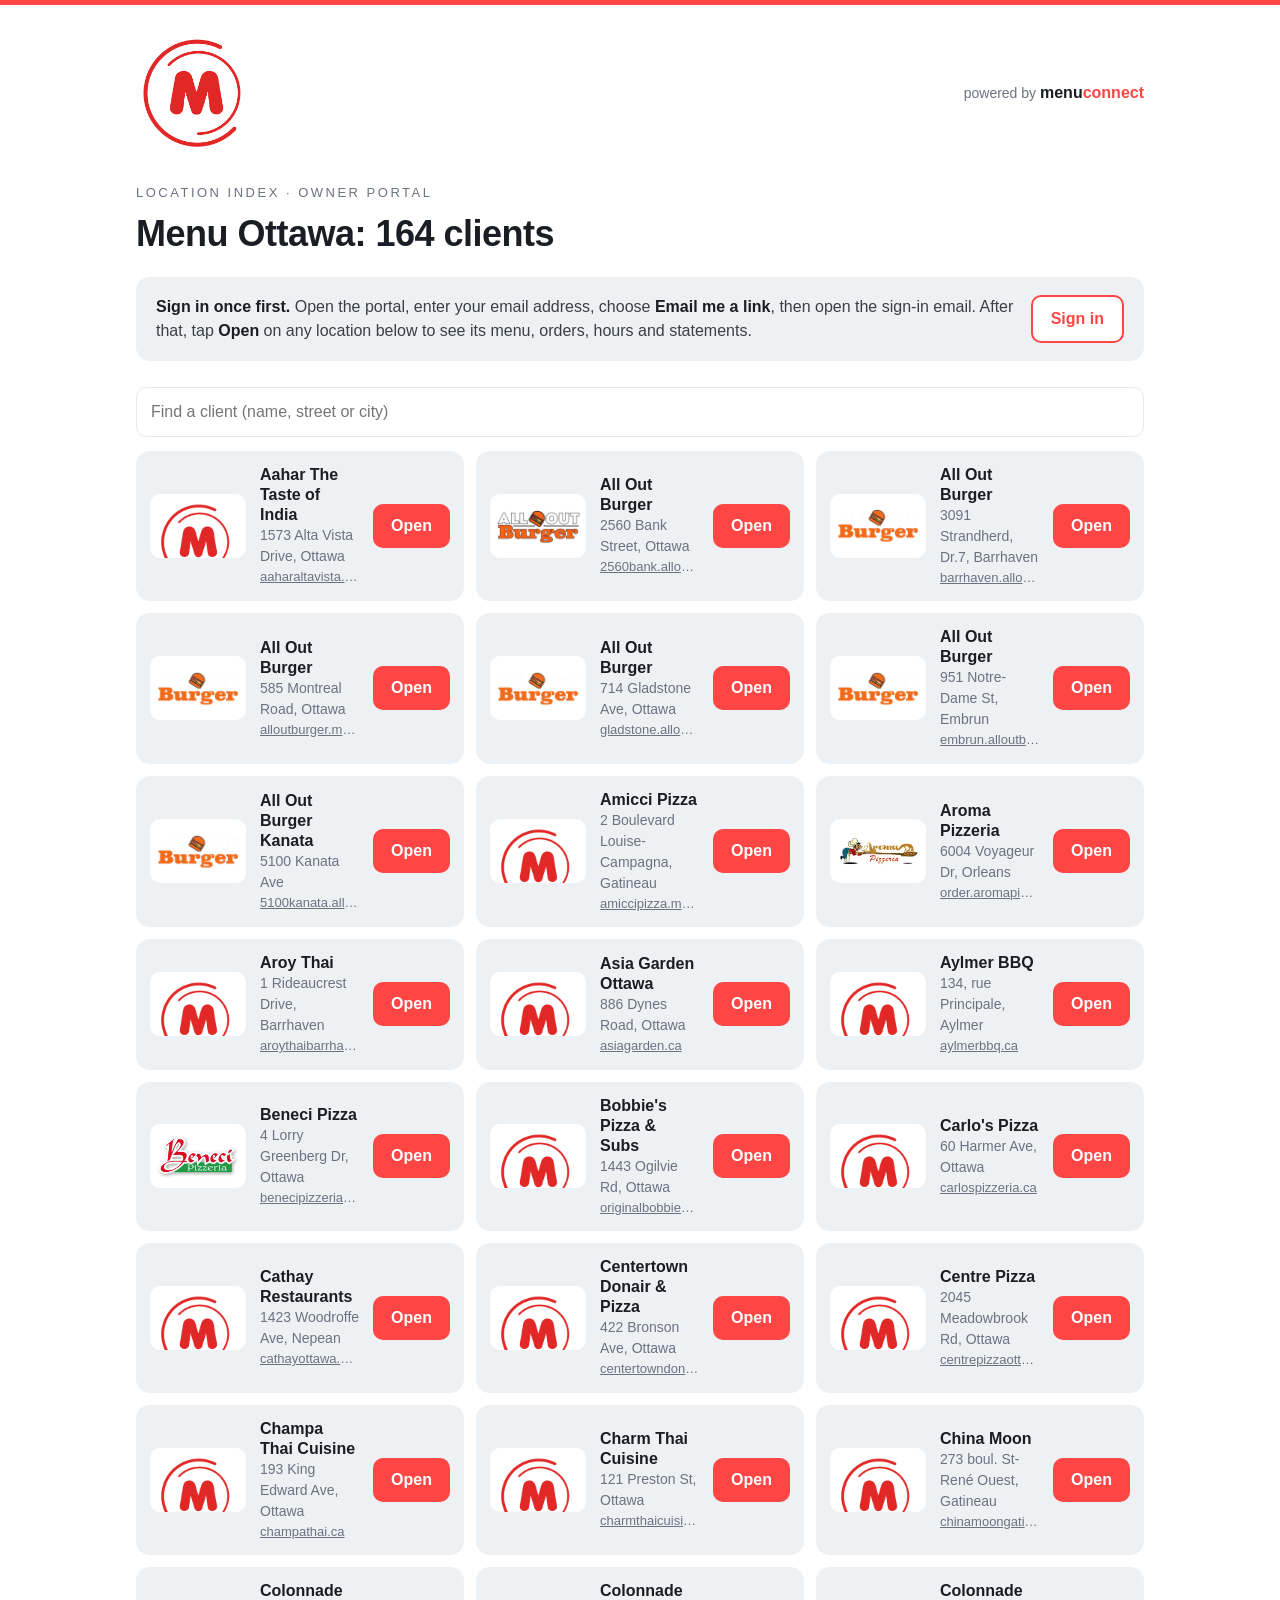
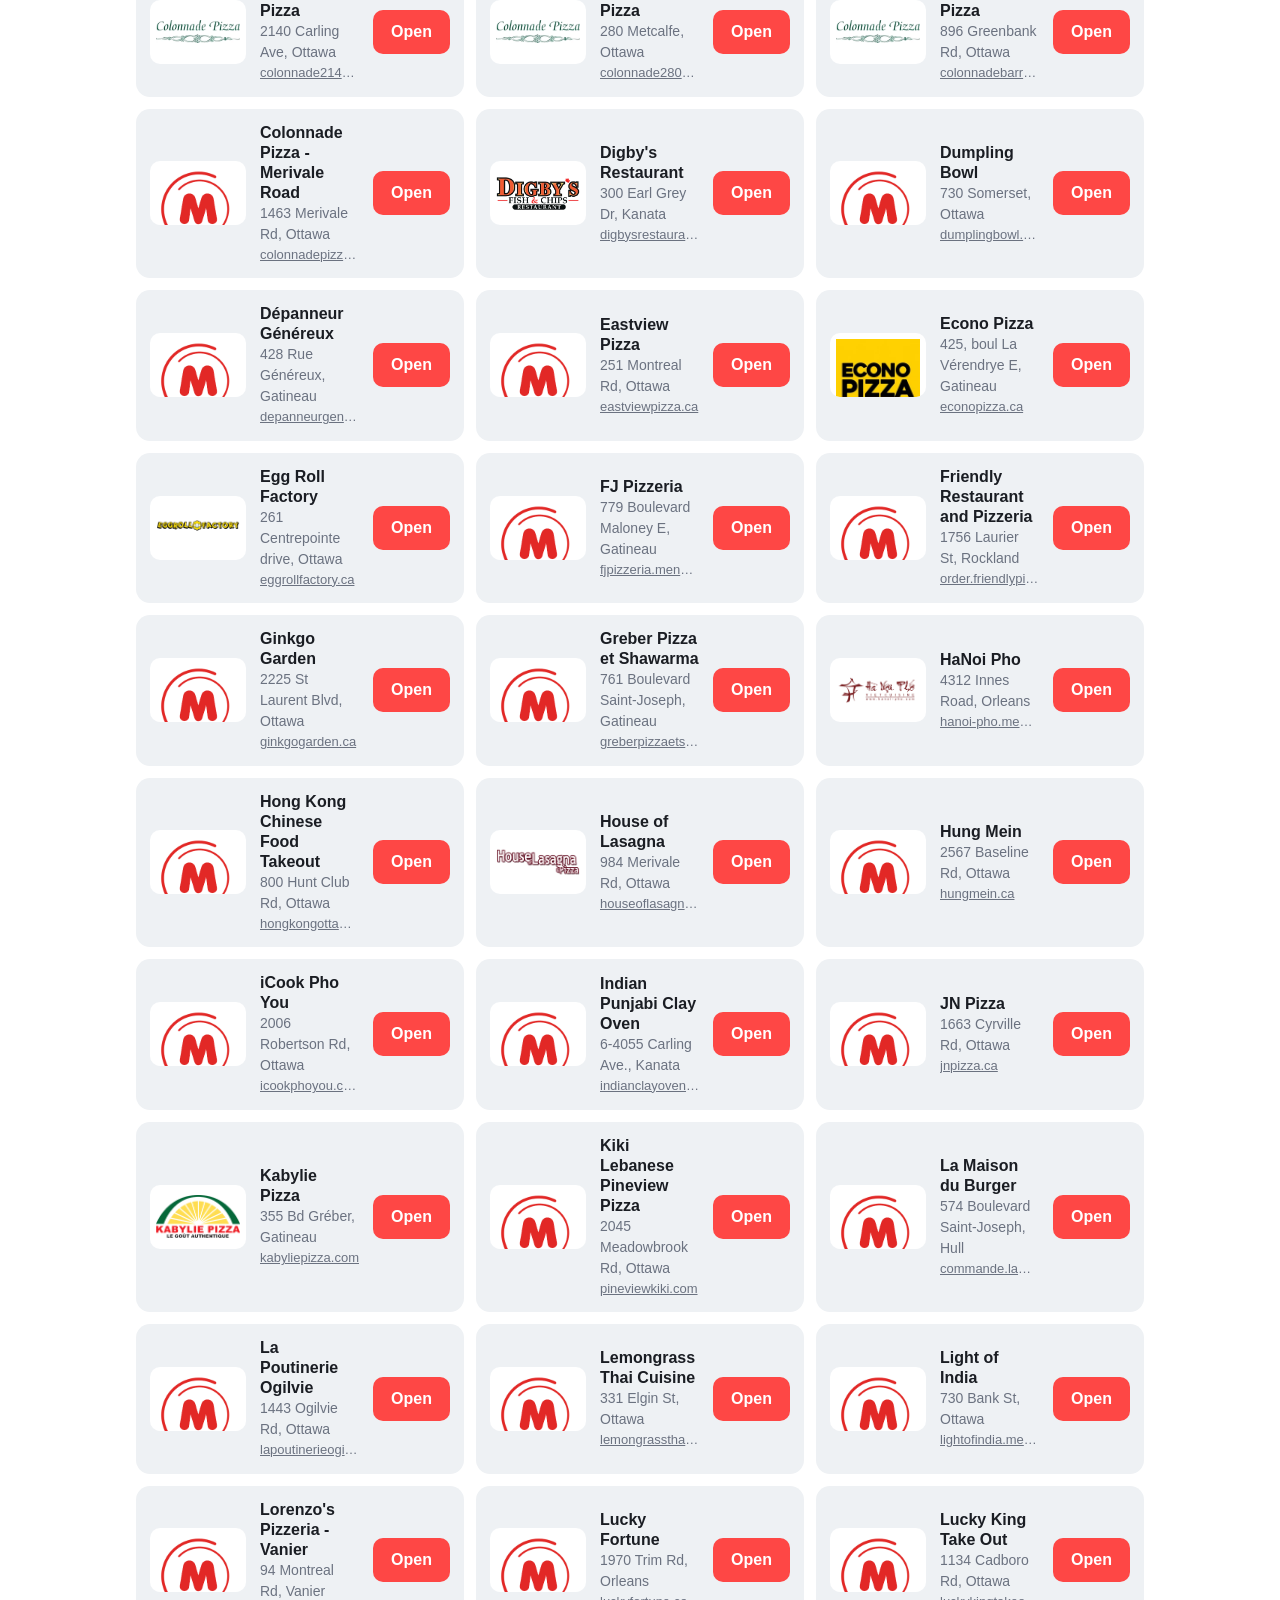
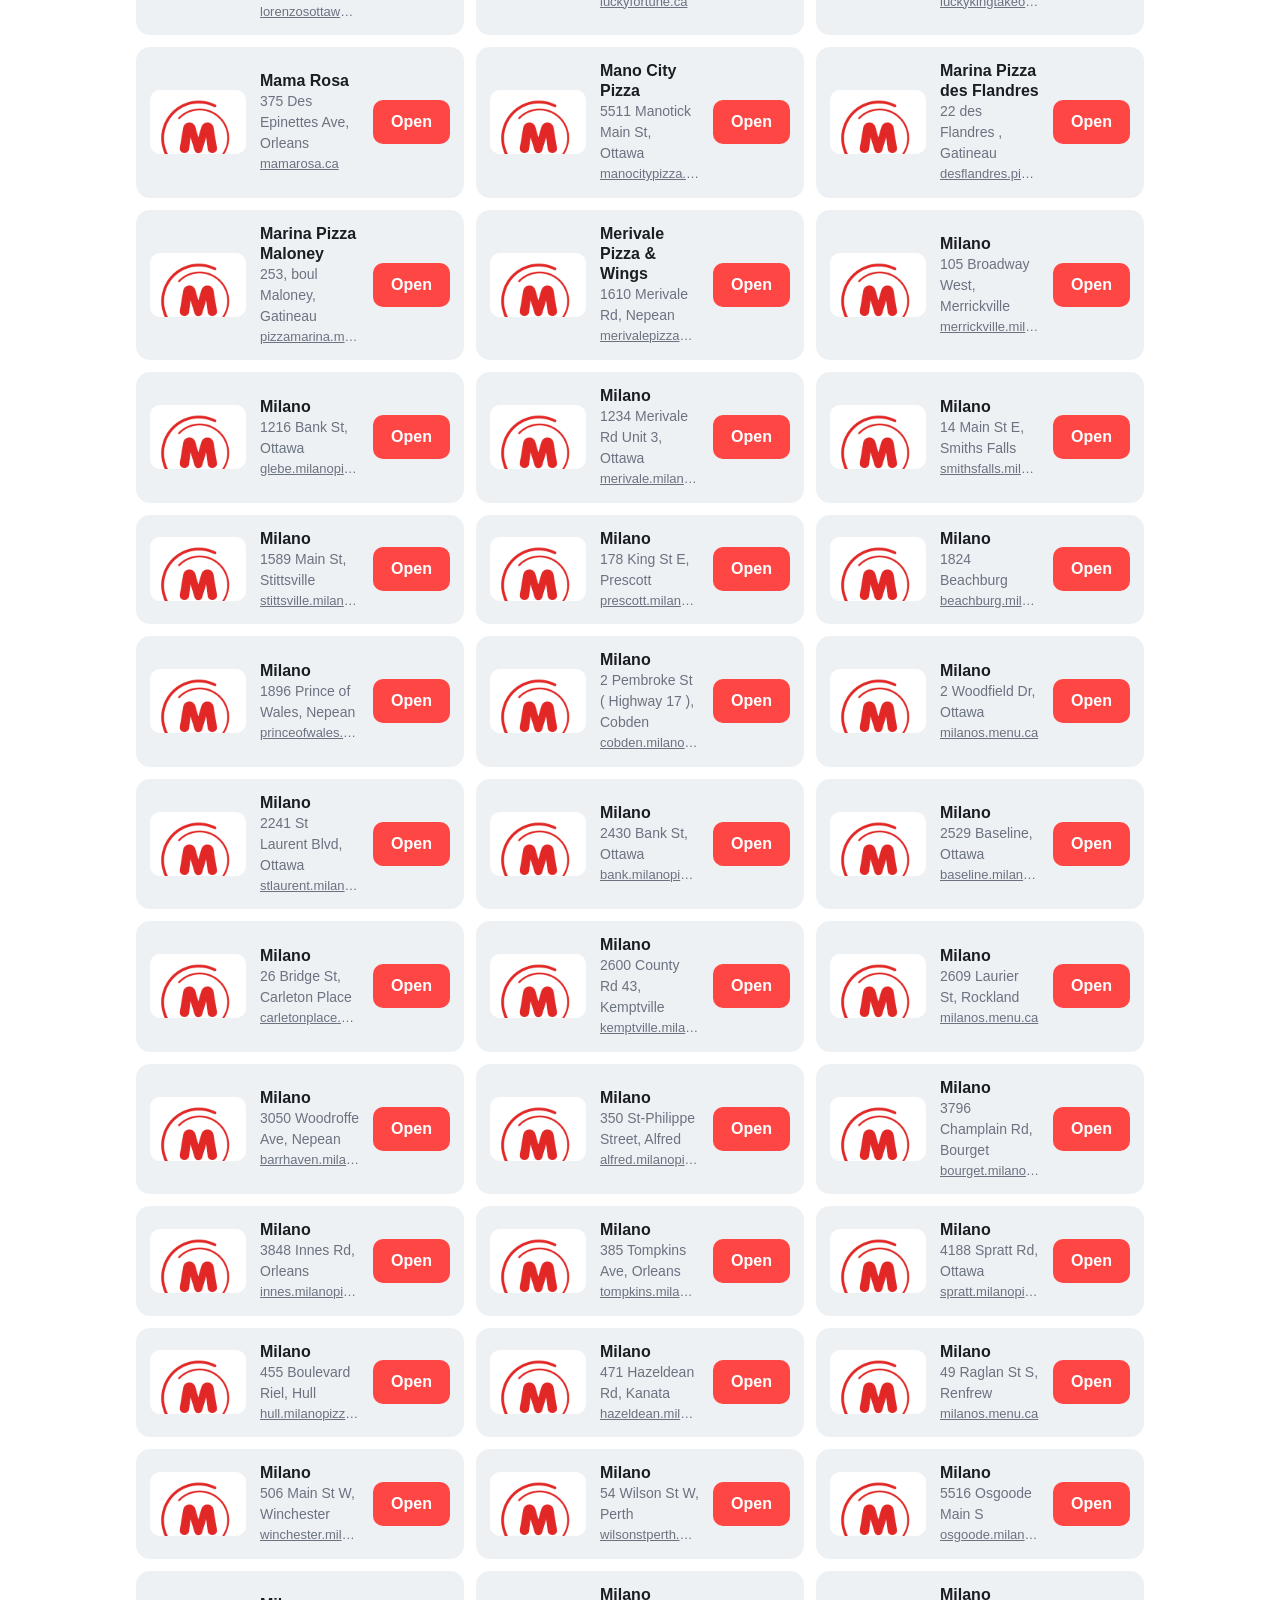
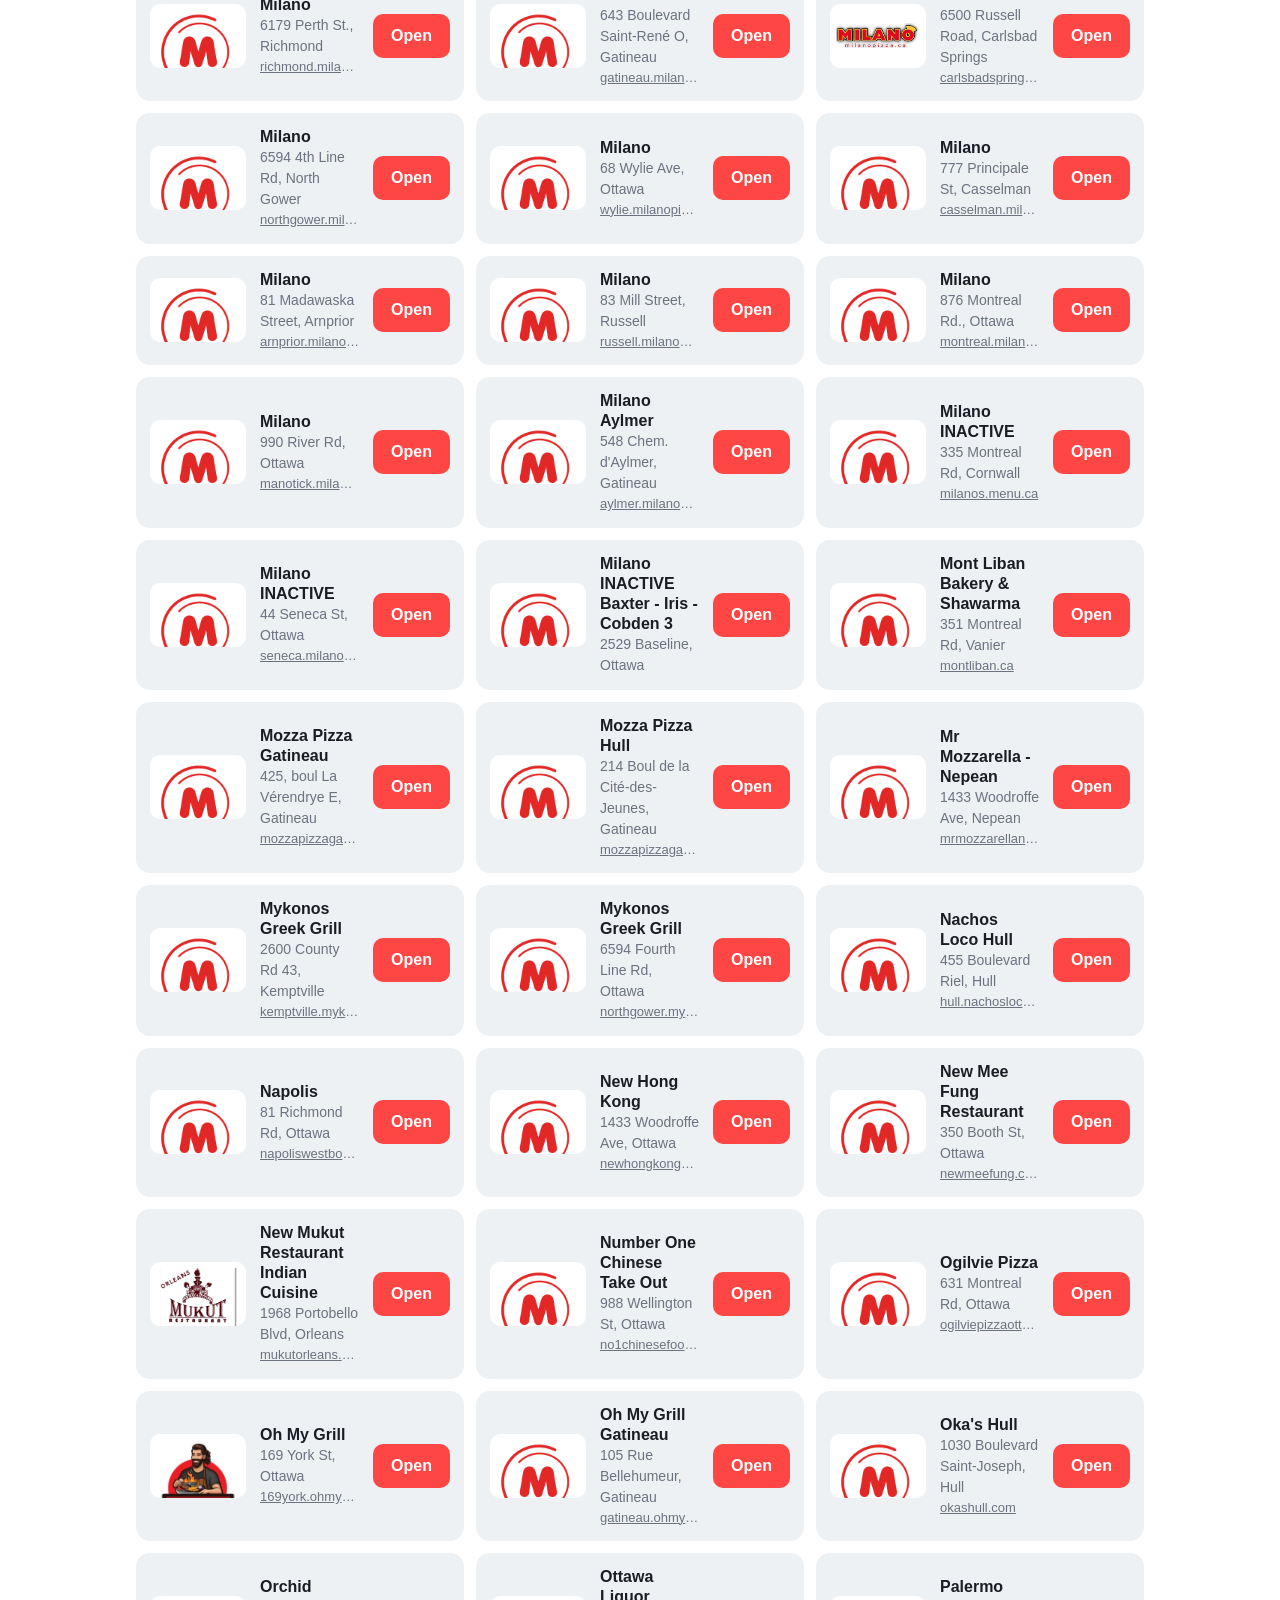
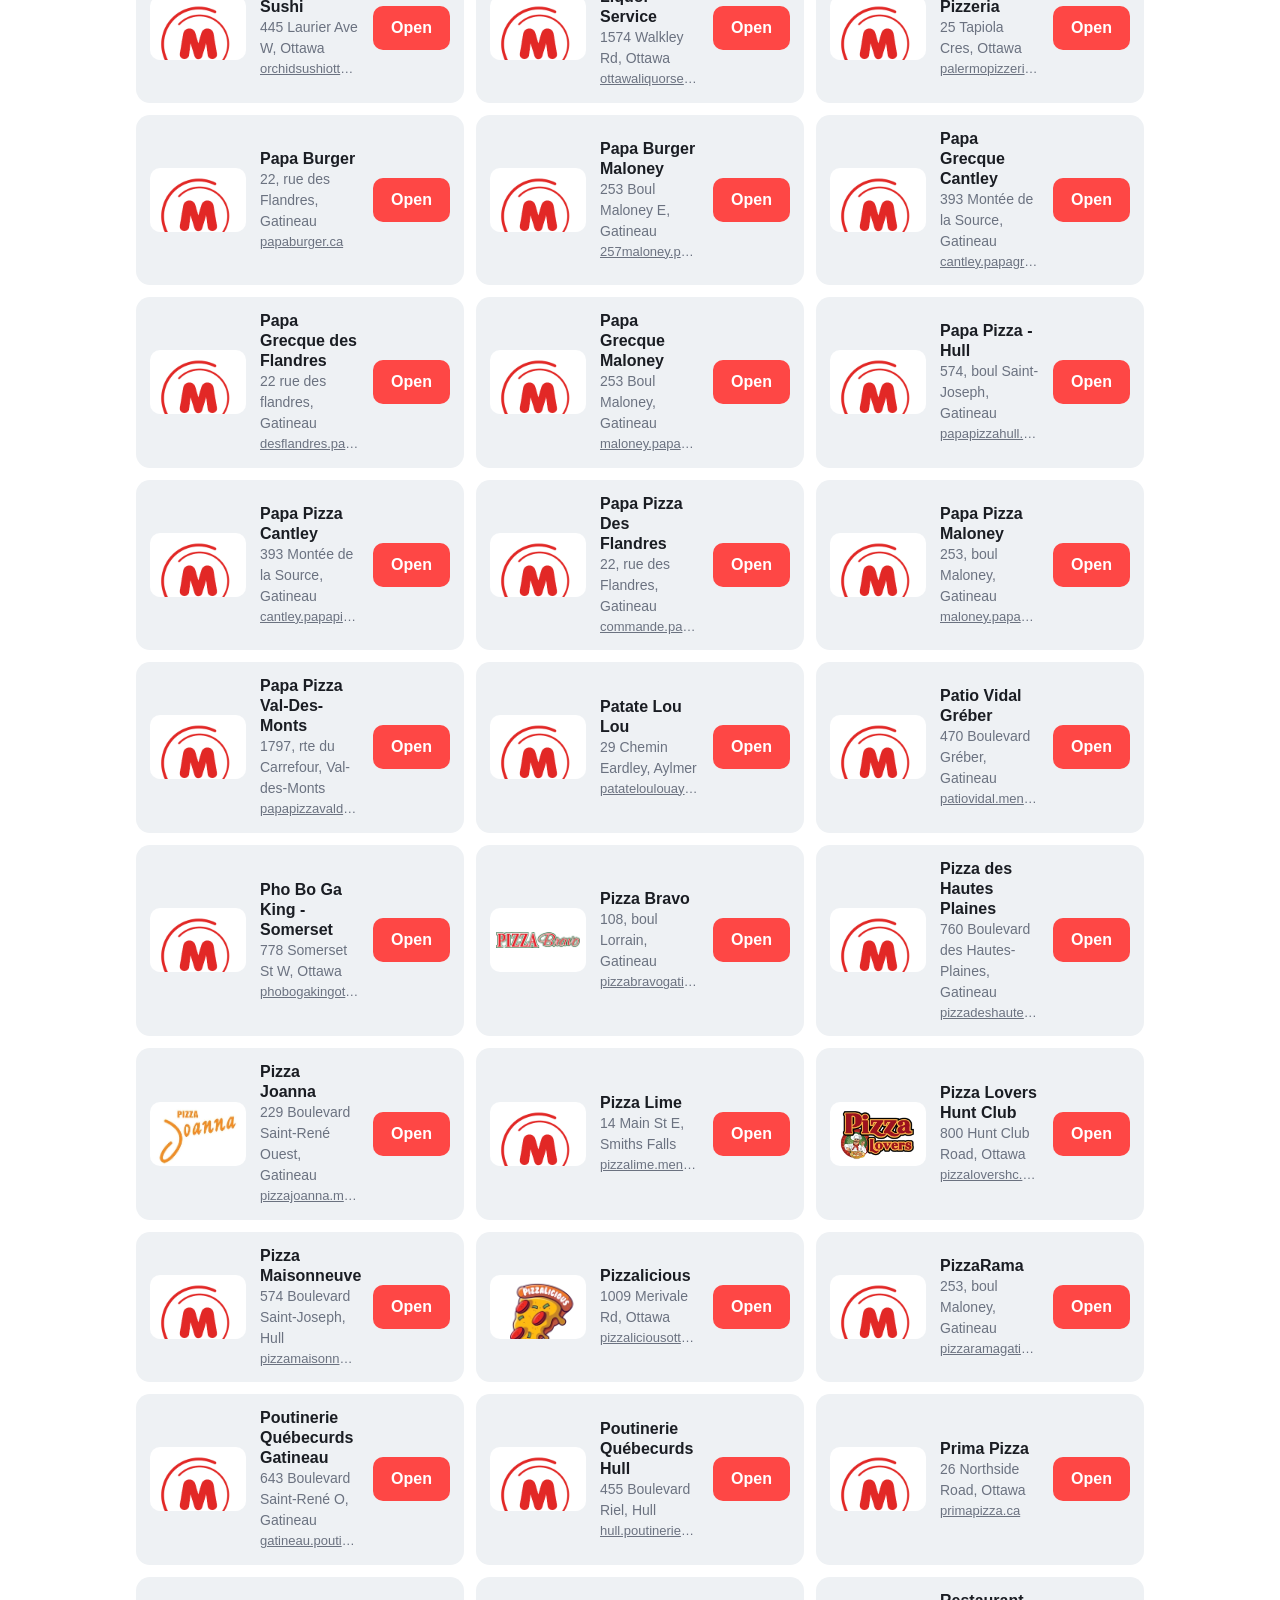
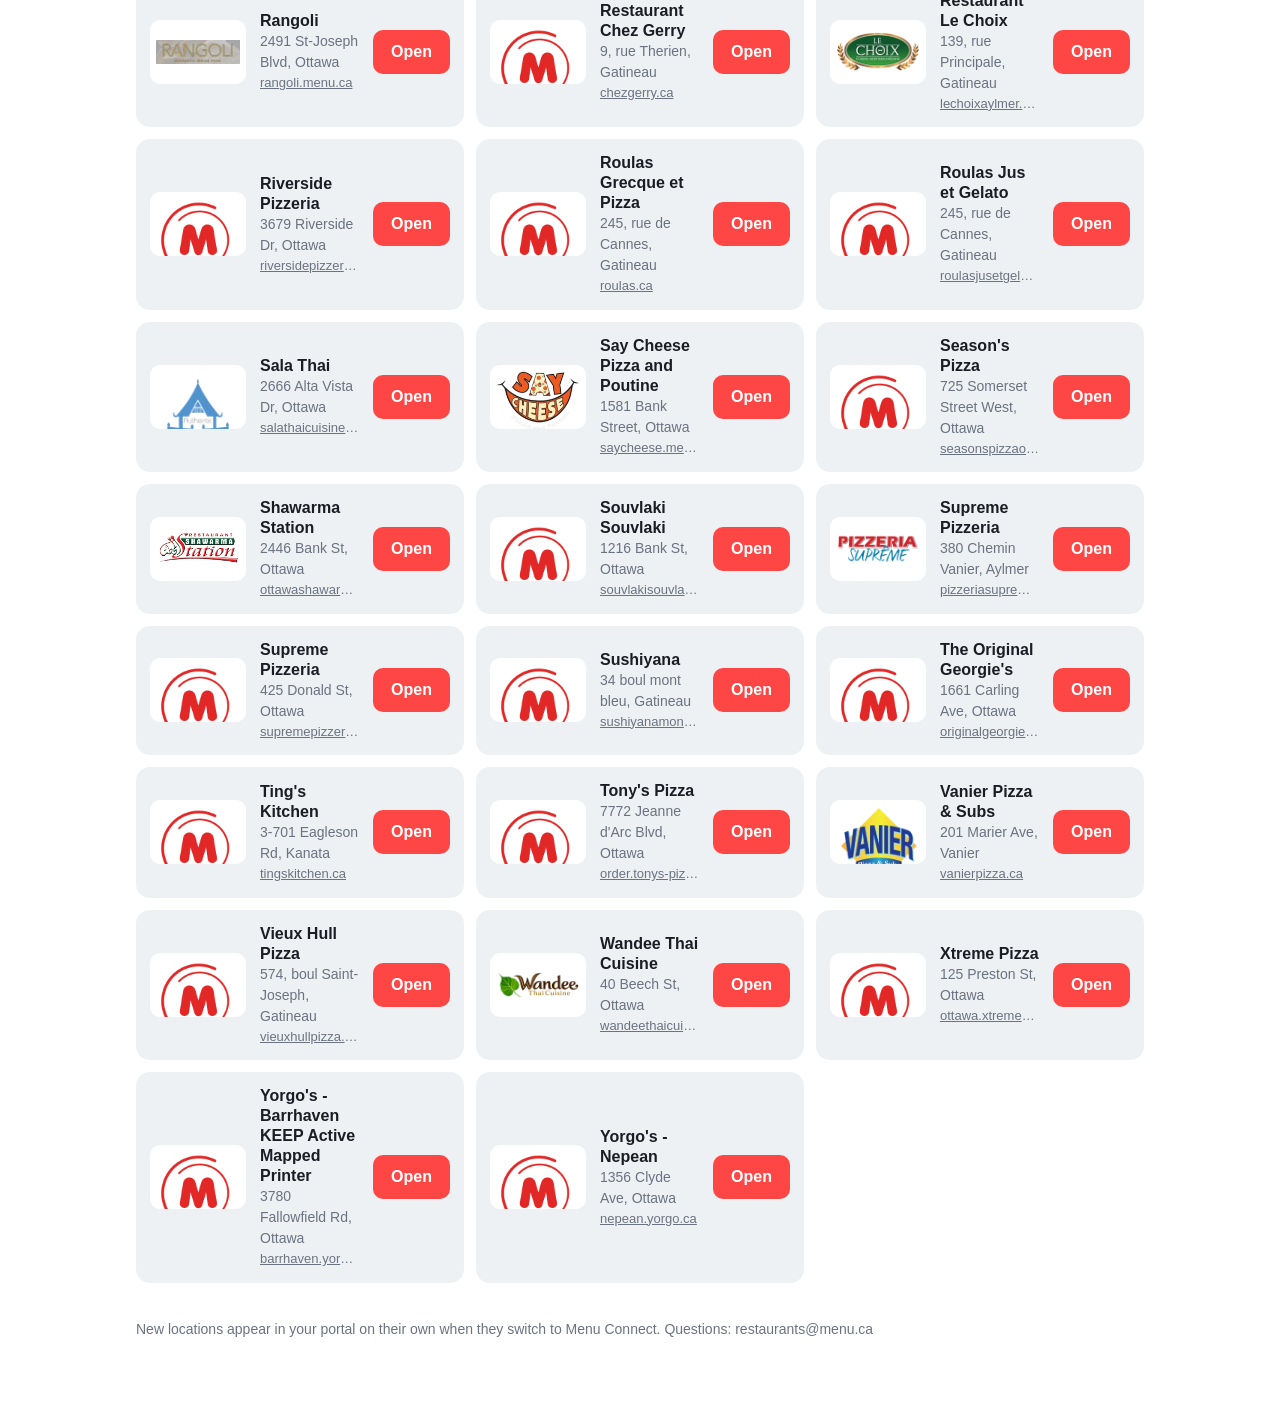
<file: menu-brian/menu-ottawa/index.html>
<!doctype html><html lang="en"><head><meta charset="utf-8">
<meta name="viewport" content="width=device-width,initial-scale=1"><meta name="robots" content="noindex">
<title>Menu Ottawa · Location index</title>
<style>
:root{color-scheme:light;--card:#eef1f4;--ink:#1a1d23;--body:#3a3f47;--muted:#6b7280;--red:#fe4745;--line:#e6e9ee}
*{box-sizing:border-box}body{margin:0;background:#fff;color:var(--body);font:16px/1.5 Arial,'Helvetica Neue',sans-serif}
.top{height:5px;background:var(--red)}.wrap{max-width:1040px;margin:0 auto;padding:28px 16px 48px}
.hd{display:flex;align-items:center;justify-content:space-between;gap:16px;flex-wrap:wrap}.mo{width:120px;height:120px;object-fit:contain;display:block}@media (max-width:420px){.mo{width:96px;height:96px}}.pw{font-size:14px;color:var(--muted)}.wm2{font-weight:bold;color:var(--ink);font-size:16px}
.r{color:var(--red)}.by{font-size:14px;color:var(--muted)}
.eyebrow{margin:30px 0 0;font-size:13px;letter-spacing:2.5px;text-transform:uppercase;color:var(--muted)}
h1{font-size:36px;line-height:42px;margin:10px 0 0;color:var(--ink);letter-spacing:-.5px}
.signin{margin:22px 0 0;background:var(--card);border-radius:14px;padding:18px 20px;display:flex;gap:16px;align-items:center;flex-wrap:wrap}
.signin p{margin:0;flex:1 1 320px}.signin b{color:var(--ink)}
.btn{display:inline-block;background:var(--red);color:#fff;font-weight:bold;text-decoration:none;border-radius:10px;padding:10px 18px;white-space:nowrap}
.btn:focus-visible,input:focus-visible{outline:2px solid var(--ink);outline-offset:2px}
.btn.ghost{background:#fff;color:var(--red);border:2px solid var(--red)}
input{margin:26px 0 14px;width:100%;font:inherit;padding:12px 14px;border:1px solid var(--line);border-radius:10px;background:#fff}
ul{list-style:none;margin:0;padding:0;display:grid;grid-template-columns:repeat(auto-fill,minmax(300px,1fr));gap:12px}
.card{background:var(--card);border-radius:14px;padding:14px;display:grid;grid-template-columns:96px 1fr auto;gap:14px;align-items:center}
.logo{width:96px;height:64px;background:#fff;border-radius:10px;display:grid;place-items:center;overflow:hidden;padding:6px}
.logo img{max-width:100%;max-height:100%;object-fit:contain}
.tx{min-width:0}.tx b{display:block;color:var(--ink);line-height:1.25}.tx span{display:block;font-size:14px;color:var(--muted)}
.tx a.site{display:block;font-size:13px;color:var(--muted);overflow:hidden;text-overflow:ellipsis;white-space:nowrap}.empty{color:var(--muted)}.foot{margin-top:36px;font-size:14px;color:var(--muted)}
@media (max-width:420px){.card{grid-template-columns:72px 1fr auto}.logo{width:72px;height:52px}h1{font-size:30px;line-height:36px}}
</style></head><body><div class="top"></div><div class="wrap">
<div class="hd"><img class="mo" src="menu-ottawa-mark-250.png" alt="Menu Ottawa"><div class="pw">powered by <span class="wm2">menu<span class="r">connect</span></span></div></div>
<p class="eyebrow">Location index · owner portal</p>
<h1>Menu Ottawa: 164 clients</h1>
<div class="signin"><p><b>Sign in once first.</b> Open the portal, enter your email address, choose <b>Email me a link</b>, then open the sign-in email. After that, tap <b>Open</b> on any location below to see its menu, orders, hours and statements.</p>
<a class="btn ghost" href="https://account.menuconnect.ca/portal">Sign in</a></div>
<input id="q" type="search" placeholder="Find a client (name, street or city)" aria-label="Find a location">
<ul id="list"><li class="card" data-q="aahar the taste of india 1573 alta vista drive ottawa aaharaltavista.menu.ca"><div class="logo"><img src="menu-ottawa-mark-250.png" alt=""></div><div class="tx"><b>Aahar The Taste of India</b><span>1573 Alta Vista Drive, Ottawa</span><a class="site" href="https://aaharaltavista.menu.ca">aaharaltavista.menu.ca</a></div><a class="btn" href="https://account.menuconnect.ca/portal/restaurant/781">Open</a></li><li class="card" data-q="all out burger 2560 bank street ottawa 2560bank.alloutburger.com"><div class="logo"><img src="logos/1013-s.webp" alt=""></div><div class="tx"><b>All Out Burger</b><span>2560 Bank Street, Ottawa</span><a class="site" href="https://2560bank.alloutburger.com">2560bank.alloutburger.com</a></div><a class="btn" href="https://account.menuconnect.ca/portal/restaurant/1013">Open</a></li><li class="card" data-q="all out burger 3091 strandherd, dr.7 barrhaven barrhaven.alloutburger.com"><div class="logo"><img src="logos/1088-s.webp" alt=""></div><div class="tx"><b>All Out Burger</b><span>3091 Strandherd, Dr.7, Barrhaven</span><a class="site" href="https://barrhaven.alloutburger.com">barrhaven.alloutburger.com</a></div><a class="btn" href="https://account.menuconnect.ca/portal/restaurant/1088">Open</a></li><li class="card" data-q="all out burger 585 montreal road ottawa alloutburger.menu.ca"><div class="logo"><img src="logos/1071-s.webp" alt=""></div><div class="tx"><b>All Out Burger</b><span>585 Montreal Road, Ottawa</span><a class="site" href="https://alloutburger.menu.ca">alloutburger.menu.ca</a></div><a class="btn" href="https://account.menuconnect.ca/portal/restaurant/1071">Open</a></li><li class="card" data-q="all out burger 714 gladstone ave ottawa gladstone.alloutburger.com"><div class="logo"><img src="logos/1038-s.webp" alt=""></div><div class="tx"><b>All Out Burger</b><span>714 Gladstone Ave, Ottawa</span><a class="site" href="https://gladstone.alloutburger.com">gladstone.alloutburger.com</a></div><a class="btn" href="https://account.menuconnect.ca/portal/restaurant/1038">Open</a></li><li class="card" data-q="all out burger 951 notre-dame st embrun embrun.alloutburger.com"><div class="logo"><img src="logos/1080-s.webp" alt=""></div><div class="tx"><b>All Out Burger</b><span>951 Notre-Dame St, Embrun</span><a class="site" href="https://embrun.alloutburger.com">embrun.alloutburger.com</a></div><a class="btn" href="https://account.menuconnect.ca/portal/restaurant/1080">Open</a></li><li class="card" data-q="all out burger kanata 5100 kanata ave kanata 5100kanata.alloutburger.com"><div class="logo"><img src="logos/1104-s.webp" alt=""></div><div class="tx"><b>All Out Burger Kanata</b><span>5100 Kanata Ave</span><a class="site" href="https://5100kanata.alloutburger.com">5100kanata.alloutburger.com</a></div><a class="btn" href="https://account.menuconnect.ca/portal/restaurant/1104">Open</a></li><li class="card" data-q="amicci pizza 2 boulevard louise-campagna gatineau amiccipizza.menu.ca"><div class="logo"><img src="menu-ottawa-mark-250.png" alt=""></div><div class="tx"><b>Amicci Pizza</b><span>2 Boulevard Louise-Campagna, Gatineau</span><a class="site" href="https://amiccipizza.menu.ca">amiccipizza.menu.ca</a></div><a class="btn" href="https://account.menuconnect.ca/portal/restaurant/973">Open</a></li><li class="card" data-q="aroma pizzeria 6004 voyageur dr orleans order.aromapizzeria.com"><div class="logo"><img src="logos/977-s.webp" alt=""></div><div class="tx"><b>Aroma Pizzeria</b><span>6004 Voyageur Dr, Orleans</span><a class="site" href="https://order.aromapizzeria.com">order.aromapizzeria.com</a></div><a class="btn" href="https://account.menuconnect.ca/portal/restaurant/977">Open</a></li><li class="card" data-q="aroy thai 1 rideaucrest drive barrhaven aroythaibarrhaven.ca"><div class="logo"><img src="menu-ottawa-mark-250.png" alt=""></div><div class="tx"><b>Aroy Thai</b><span>1 Rideaucrest Drive, Barrhaven</span><a class="site" href="https://aroythaibarrhaven.ca">aroythaibarrhaven.ca</a></div><a class="btn" href="https://account.menuconnect.ca/portal/restaurant/830">Open</a></li><li class="card" data-q="asia garden ottawa 886 dynes road ottawa asiagarden.ca"><div class="logo"><img src="menu-ottawa-mark-250.png" alt=""></div><div class="tx"><b>Asia Garden Ottawa</b><span>886 Dynes Road, Ottawa</span><a class="site" href="https://asiagarden.ca">asiagarden.ca</a></div><a class="btn" href="https://account.menuconnect.ca/portal/restaurant/856">Open</a></li><li class="card" data-q="aylmer bbq 134, rue principale aylmer aylmerbbq.ca"><div class="logo"><img src="menu-ottawa-mark-250.png" alt=""></div><div class="tx"><b>Aylmer BBQ</b><span>134, rue Principale, Aylmer</span><a class="site" href="https://aylmerbbq.ca">aylmerbbq.ca</a></div><a class="btn" href="https://account.menuconnect.ca/portal/restaurant/183">Open</a></li><li class="card" data-q="beneci pizza 4 lorry greenberg dr ottawa benecipizzeria.menu.ca"><div class="logo"><img src="logos/383-s.webp" alt=""></div><div class="tx"><b>Beneci Pizza</b><span>4 Lorry Greenberg Dr, Ottawa</span><a class="site" href="https://benecipizzeria.menu.ca">benecipizzeria.menu.ca</a></div><a class="btn" href="https://account.menuconnect.ca/portal/restaurant/383">Open</a></li><li class="card" data-q="bobbie&#x27;s pizza &amp; subs 1443 ogilvie rd ottawa originalbobbies.com"><div class="logo"><img src="menu-ottawa-mark-250.png" alt=""></div><div class="tx"><b>Bobbie&#x27;s Pizza &amp; Subs</b><span>1443 Ogilvie Rd, Ottawa</span><a class="site" href="https://originalbobbies.com">originalbobbies.com</a></div><a class="btn" href="https://account.menuconnect.ca/portal/restaurant/143">Open</a></li><li class="card" data-q="carlo&#x27;s pizza 60 harmer ave ottawa carlospizzeria.ca"><div class="logo"><img src="menu-ottawa-mark-250.png" alt=""></div><div class="tx"><b>Carlo&#x27;s Pizza</b><span>60 Harmer Ave, Ottawa</span><a class="site" href="https://carlospizzeria.ca">carlospizzeria.ca</a></div><a class="btn" href="https://account.menuconnect.ca/portal/restaurant/246">Open</a></li><li class="card" data-q="cathay restaurants 1423 woodroffe ave nepean cathayottawa.com"><div class="logo"><img src="menu-ottawa-mark-250.png" alt=""></div><div class="tx"><b>Cathay Restaurants</b><span>1423 Woodroffe Ave, Nepean</span><a class="site" href="https://cathayottawa.com">cathayottawa.com</a></div><a class="btn" href="https://account.menuconnect.ca/portal/restaurant/187">Open</a></li><li class="card" data-q="centertown donair &amp; pizza 422 bronson ave ottawa centertowndonair.com"><div class="logo"><img src="menu-ottawa-mark-250.png" alt=""></div><div class="tx"><b>Centertown Donair &amp; Pizza</b><span>422 Bronson Ave, Ottawa</span><a class="site" href="https://centertowndonair.com">centertowndonair.com</a></div><a class="btn" href="https://account.menuconnect.ca/portal/restaurant/255">Open</a></li><li class="card" data-q="centre pizza 2045 meadowbrook rd ottawa centrepizzaottawa.com"><div class="logo"><img src="menu-ottawa-mark-250.png" alt=""></div><div class="tx"><b>Centre Pizza</b><span>2045 Meadowbrook Rd, Ottawa</span><a class="site" href="https://centrepizzaottawa.com">centrepizzaottawa.com</a></div><a class="btn" href="https://account.menuconnect.ca/portal/restaurant/826">Open</a></li><li class="card" data-q="champa thai cuisine 193 king edward ave ottawa champathai.ca"><div class="logo"><img src="menu-ottawa-mark-250.png" alt=""></div><div class="tx"><b>Champa Thai Cuisine</b><span>193 King Edward Ave, Ottawa</span><a class="site" href="https://champathai.ca">champathai.ca</a></div><a class="btn" href="https://account.menuconnect.ca/portal/restaurant/203">Open</a></li><li class="card" data-q="charm thai cuisine 121 preston st ottawa charmthaicuisineottawa.com"><div class="logo"><img src="menu-ottawa-mark-250.png" alt=""></div><div class="tx"><b>Charm Thai Cuisine</b><span>121 Preston St, Ottawa</span><a class="site" href="https://charmthaicuisineottawa.com">charmthaicuisineottawa.com</a></div><a class="btn" href="https://account.menuconnect.ca/portal/restaurant/323">Open</a></li><li class="card" data-q="china moon 273 boul. st-rené ouest gatineau chinamoongatineau.com"><div class="logo"><img src="menu-ottawa-mark-250.png" alt=""></div><div class="tx"><b>China Moon</b><span>273 boul. St-René Ouest, Gatineau</span><a class="site" href="https://chinamoongatineau.com">chinamoongatineau.com</a></div><a class="btn" href="https://account.menuconnect.ca/portal/restaurant/869">Open</a></li><li class="card" data-q="colonnade pizza 2140 carling ave ottawa colonnade2140carling.menu.ca"><div class="logo"><img src="logos/1027-s.webp" alt=""></div><div class="tx"><b>Colonnade Pizza</b><span>2140 Carling Ave, Ottawa</span><a class="site" href="https://colonnade2140carling.menu.ca">colonnade2140carling.menu.ca</a></div><a class="btn" href="https://account.menuconnect.ca/portal/restaurant/1027">Open</a></li><li class="card" data-q="colonnade pizza 280 metcalfe ottawa colonnade280metcalfe.menu.ca"><div class="logo"><img src="logos/334-s.webp" alt=""></div><div class="tx"><b>Colonnade Pizza</b><span>280 Metcalfe, Ottawa</span><a class="site" href="https://colonnade280metcalfe.menu.ca">colonnade280metcalfe.menu.ca</a></div><a class="btn" href="https://account.menuconnect.ca/portal/restaurant/334">Open</a></li><li class="card" data-q="colonnade pizza 896 greenbank rd ottawa colonnadebarrhaven.menu.ca"><div class="logo"><img src="logos/1028-s.webp" alt=""></div><div class="tx"><b>Colonnade Pizza</b><span>896 Greenbank Rd, Ottawa</span><a class="site" href="https://colonnadebarrhaven.menu.ca">colonnadebarrhaven.menu.ca</a></div><a class="btn" href="https://account.menuconnect.ca/portal/restaurant/1028">Open</a></li><li class="card" data-q="colonnade pizza - merivale road 1463 merivale rd ottawa colonnadepizza.menu.ca"><div class="logo"><img src="menu-ottawa-mark-250.png" alt=""></div><div class="tx"><b>Colonnade Pizza - Merivale Road</b><span>1463 Merivale Rd, Ottawa</span><a class="site" href="https://colonnadepizza.menu.ca">colonnadepizza.menu.ca</a></div><a class="btn" href="https://account.menuconnect.ca/portal/restaurant/700">Open</a></li><li class="card" data-q="digby&#x27;s restaurant 300 earl grey dr kanata digbysrestaurant.menuconnect.ca"><div class="logo"><img src="logos/865-s.webp" alt=""></div><div class="tx"><b>Digby&#x27;s Restaurant</b><span>300 Earl Grey Dr, Kanata</span><a class="site" href="https://digbysrestaurant.menuconnect.ca">digbysrestaurant.menuconnect.ca</a></div><a class="btn" href="https://account.menuconnect.ca/portal/restaurant/865">Open</a></li><li class="card" data-q="dumpling bowl 730 somerset ottawa dumplingbowl.menu.ca"><div class="logo"><img src="menu-ottawa-mark-250.png" alt=""></div><div class="tx"><b>Dumpling Bowl</b><span>730 Somerset, Ottawa</span><a class="site" href="https://dumplingbowl.menu.ca">dumplingbowl.menu.ca</a></div><a class="btn" href="https://account.menuconnect.ca/portal/restaurant/1035">Open</a></li><li class="card" data-q="dépanneur généreux 428 rue généreux gatineau depanneurgenereux.com"><div class="logo"><img src="menu-ottawa-mark-250.png" alt=""></div><div class="tx"><b>Dépanneur Généreux</b><span>428 Rue Généreux, Gatineau</span><a class="site" href="https://depanneurgenereux.com">depanneurgenereux.com</a></div><a class="btn" href="https://account.menuconnect.ca/portal/restaurant/1060">Open</a></li><li class="card" data-q="eastview pizza 251 montreal rd ottawa eastviewpizza.ca"><div class="logo"><img src="menu-ottawa-mark-250.png" alt=""></div><div class="tx"><b>Eastview Pizza</b><span>251 Montreal Rd, Ottawa</span><a class="site" href="https://eastviewpizza.ca">eastviewpizza.ca</a></div><a class="btn" href="https://account.menuconnect.ca/portal/restaurant/124">Open</a></li><li class="card" data-q="econo pizza 425, boul la vérendrye e gatineau econopizza.ca"><div class="logo"><img src="logos/1095-s.webp" alt=""></div><div class="tx"><b>Econo Pizza</b><span>425, boul La Vérendrye E, Gatineau</span><a class="site" href="https://econopizza.ca">econopizza.ca</a></div><a class="btn" href="https://account.menuconnect.ca/portal/restaurant/1095">Open</a></li><li class="card" data-q="egg roll factory 261 centrepointe drive ottawa eggrollfactory.ca"><div class="logo"><img src="logos/716-s.webp" alt=""></div><div class="tx"><b>Egg Roll Factory</b><span>261 Centrepointe drive, Ottawa</span><a class="site" href="https://eggrollfactory.ca">eggrollfactory.ca</a></div><a class="btn" href="https://account.menuconnect.ca/portal/restaurant/716">Open</a></li><li class="card" data-q="fj pizzeria 779 boulevard maloney e gatineau fjpizzeria.menu.ca"><div class="logo"><img src="menu-ottawa-mark-250.png" alt=""></div><div class="tx"><b>FJ Pizzeria</b><span>779 Boulevard Maloney E, Gatineau</span><a class="site" href="https://fjpizzeria.menu.ca">fjpizzeria.menu.ca</a></div><a class="btn" href="https://account.menuconnect.ca/portal/restaurant/981">Open</a></li><li class="card" data-q="friendly restaurant and pizzeria 1756 laurier st rockland order.friendlypizza.ca"><div class="logo"><img src="menu-ottawa-mark-250.png" alt=""></div><div class="tx"><b>Friendly Restaurant and Pizzeria</b><span>1756 Laurier St, Rockland</span><a class="site" href="https://order.friendlypizza.ca">order.friendlypizza.ca</a></div><a class="btn" href="https://account.menuconnect.ca/portal/restaurant/968">Open</a></li><li class="card" data-q="ginkgo garden 2225 st laurent blvd ottawa ginkgogarden.ca"><div class="logo"><img src="menu-ottawa-mark-250.png" alt=""></div><div class="tx"><b>Ginkgo Garden</b><span>2225 St Laurent Blvd, Ottawa</span><a class="site" href="https://ginkgogarden.ca">ginkgogarden.ca</a></div><a class="btn" href="https://account.menuconnect.ca/portal/restaurant/224">Open</a></li><li class="card" data-q="greber pizza et shawarma 761 boulevard saint-joseph gatineau greberpizzaetshawarma.ca"><div class="logo"><img src="menu-ottawa-mark-250.png" alt=""></div><div class="tx"><b>Greber Pizza et Shawarma</b><span>761 Boulevard Saint-Joseph, Gatineau</span><a class="site" href="https://greberpizzaetshawarma.ca">greberpizzaetshawarma.ca</a></div><a class="btn" href="https://account.menuconnect.ca/portal/restaurant/974">Open</a></li><li class="card" data-q="hanoi pho 4312 innes road orleans hanoi-pho.menu.ca"><div class="logo"><img src="logos/727-s.webp" alt=""></div><div class="tx"><b>HaNoi Pho</b><span>4312 Innes Road, Orleans</span><a class="site" href="https://hanoi-pho.menu.ca">hanoi-pho.menu.ca</a></div><a class="btn" href="https://account.menuconnect.ca/portal/restaurant/727">Open</a></li><li class="card" data-q="hong kong chinese food takeout 800 hunt club rd ottawa hongkongottawa.com"><div class="logo"><img src="menu-ottawa-mark-250.png" alt=""></div><div class="tx"><b>Hong Kong Chinese Food Takeout</b><span>800 Hunt Club Rd, Ottawa</span><a class="site" href="https://hongkongottawa.com">hongkongottawa.com</a></div><a class="btn" href="https://account.menuconnect.ca/portal/restaurant/294">Open</a></li><li class="card" data-q="house of lasagna 984 merivale rd ottawa houseoflasagna.ca"><div class="logo"><img src="logos/117-s.webp" alt=""></div><div class="tx"><b>House of Lasagna</b><span>984 Merivale Rd, Ottawa</span><a class="site" href="https://houseoflasagna.ca">houseoflasagna.ca</a></div><a class="btn" href="https://account.menuconnect.ca/portal/restaurant/117">Open</a></li><li class="card" data-q="hung mein 2567 baseline rd ottawa hungmein.ca"><div class="logo"><img src="menu-ottawa-mark-250.png" alt=""></div><div class="tx"><b>Hung Mein</b><span>2567 Baseline Rd, Ottawa</span><a class="site" href="https://hungmein.ca">hungmein.ca</a></div><a class="btn" href="https://account.menuconnect.ca/portal/restaurant/239">Open</a></li><li class="card" data-q="icook pho you 2006 robertson rd ottawa icookphoyou.com"><div class="logo"><img src="menu-ottawa-mark-250.png" alt=""></div><div class="tx"><b>iCook Pho You</b><span>2006 Robertson Rd, Ottawa</span><a class="site" href="https://icookphoyou.com">icookphoyou.com</a></div><a class="btn" href="https://account.menuconnect.ca/portal/restaurant/669">Open</a></li><li class="card" data-q="indian punjabi clay oven 6-4055 carling ave. kanata indianclayoven.ca"><div class="logo"><img src="menu-ottawa-mark-250.png" alt=""></div><div class="tx"><b>Indian Punjabi Clay Oven</b><span>6-4055 Carling Ave., Kanata</span><a class="site" href="https://indianclayoven.ca">indianclayoven.ca</a></div><a class="btn" href="https://account.menuconnect.ca/portal/restaurant/318">Open</a></li><li class="card" data-q="jn pizza 1663 cyrville rd ottawa jnpizza.ca"><div class="logo"><img src="menu-ottawa-mark-250.png" alt=""></div><div class="tx"><b>JN Pizza</b><span>1663 Cyrville Rd, Ottawa</span><a class="site" href="https://jnpizza.ca">jnpizza.ca</a></div><a class="btn" href="https://account.menuconnect.ca/portal/restaurant/489">Open</a></li><li class="card" data-q="kabylie pizza 355 bd gréber gatineau kabyliepizza.com"><div class="logo"><img src="logos/1042-s.webp" alt=""></div><div class="tx"><b>Kabylie Pizza</b><span>355 Bd Gréber, Gatineau</span><a class="site" href="https://kabyliepizza.com">kabyliepizza.com</a></div><a class="btn" href="https://account.menuconnect.ca/portal/restaurant/1042">Open</a></li><li class="card" data-q="kiki lebanese pineview pizza 2045 meadowbrook rd ottawa pineviewkiki.com"><div class="logo"><img src="menu-ottawa-mark-250.png" alt=""></div><div class="tx"><b>Kiki Lebanese Pineview Pizza</b><span>2045 Meadowbrook Rd, Ottawa</span><a class="site" href="https://pineviewkiki.com">pineviewkiki.com</a></div><a class="btn" href="https://account.menuconnect.ca/portal/restaurant/142">Open</a></li><li class="card" data-q="la maison du burger 574 boulevard saint-joseph hull commande.lamaisonduburger.com"><div class="logo"><img src="menu-ottawa-mark-250.png" alt=""></div><div class="tx"><b>La Maison du Burger</b><span>574 Boulevard Saint-Joseph, Hull</span><a class="site" href="https://commande.lamaisonduburger.com">commande.lamaisonduburger.com</a></div><a class="btn" href="https://account.menuconnect.ca/portal/restaurant/965">Open</a></li><li class="card" data-q="la poutinerie ogilvie 1443 ogilvie rd ottawa lapoutinerieogilvie.ca"><div class="logo"><img src="menu-ottawa-mark-250.png" alt=""></div><div class="tx"><b>La Poutinerie Ogilvie</b><span>1443 Ogilvie Rd, Ottawa</span><a class="site" href="https://lapoutinerieogilvie.ca">lapoutinerieogilvie.ca</a></div><a class="btn" href="https://account.menuconnect.ca/portal/restaurant/952">Open</a></li><li class="card" data-q="lemongrass thai cuisine 331 elgin st ottawa lemongrassthai.menu.ca"><div class="logo"><img src="menu-ottawa-mark-250.png" alt=""></div><div class="tx"><b>Lemongrass Thai Cuisine</b><span>331 Elgin St, Ottawa</span><a class="site" href="https://lemongrassthai.menu.ca">lemongrassthai.menu.ca</a></div><a class="btn" href="https://account.menuconnect.ca/portal/restaurant/219">Open</a></li><li class="card" data-q="light of india 730 bank st ottawa lightofindia.menu.ca"><div class="logo"><img src="menu-ottawa-mark-250.png" alt=""></div><div class="tx"><b>Light of India</b><span>730 Bank St, Ottawa</span><a class="site" href="https://lightofindia.menu.ca">lightofindia.menu.ca</a></div><a class="btn" href="https://account.menuconnect.ca/portal/restaurant/695">Open</a></li><li class="card" data-q="lorenzo&#x27;s pizzeria - vanier 94 montreal rd vanier lorenzosottawa.ca"><div class="logo"><img src="menu-ottawa-mark-250.png" alt=""></div><div class="tx"><b>Lorenzo&#x27;s Pizzeria - Vanier</b><span>94 Montreal Rd, Vanier</span><a class="site" href="https://lorenzosottawa.ca">lorenzosottawa.ca</a></div><a class="btn" href="https://account.menuconnect.ca/portal/restaurant/192">Open</a></li><li class="card" data-q="lucky fortune 1970 trim rd orleans luckyfortune.ca"><div class="logo"><img src="menu-ottawa-mark-250.png" alt=""></div><div class="tx"><b>Lucky Fortune</b><span>1970 Trim Rd, Orleans</span><a class="site" href="https://luckyfortune.ca">luckyfortune.ca</a></div><a class="btn" href="https://account.menuconnect.ca/portal/restaurant/413">Open</a></li><li class="card" data-q="lucky king take out 1134 cadboro rd ottawa luckykingtakeout.com"><div class="logo"><img src="menu-ottawa-mark-250.png" alt=""></div><div class="tx"><b>Lucky King Take Out</b><span>1134 Cadboro Rd, Ottawa</span><a class="site" href="https://luckykingtakeout.com">luckykingtakeout.com</a></div><a class="btn" href="https://account.menuconnect.ca/portal/restaurant/312">Open</a></li><li class="card" data-q="mama rosa 375 des epinettes ave orleans mamarosa.ca"><div class="logo"><img src="menu-ottawa-mark-250.png" alt=""></div><div class="tx"><b>Mama Rosa</b><span>375 Des Epinettes Ave, Orleans</span><a class="site" href="https://mamarosa.ca">mamarosa.ca</a></div><a class="btn" href="https://account.menuconnect.ca/portal/restaurant/94">Open</a></li><li class="card" data-q="mano city pizza 5511 manotick main st ottawa manocitypizza.ca"><div class="logo"><img src="menu-ottawa-mark-250.png" alt=""></div><div class="tx"><b>Mano City Pizza</b><span>5511 Manotick Main St, Ottawa</span><a class="site" href="https://manocitypizza.ca">manocitypizza.ca</a></div><a class="btn" href="https://account.menuconnect.ca/portal/restaurant/238">Open</a></li><li class="card" data-q="marina pizza des flandres  22 des flandres  gatineau desflandres.pizzamarina.ca"><div class="logo"><img src="menu-ottawa-mark-250.png" alt=""></div><div class="tx"><b>Marina Pizza des Flandres </b><span>22 des Flandres , Gatineau</span><a class="site" href="https://desflandres.pizzamarina.ca">desflandres.pizzamarina.ca</a></div><a class="btn" href="https://account.menuconnect.ca/portal/restaurant/838">Open</a></li><li class="card" data-q="marina pizza maloney 253, boul maloney gatineau pizzamarina.menu.ca"><div class="logo"><img src="menu-ottawa-mark-250.png" alt=""></div><div class="tx"><b>Marina Pizza Maloney</b><span>253, boul Maloney, Gatineau</span><a class="site" href="https://pizzamarina.menu.ca">pizzamarina.menu.ca</a></div><a class="btn" href="https://account.menuconnect.ca/portal/restaurant/839">Open</a></li><li class="card" data-q="merivale pizza &amp; wings 1610 merivale rd nepean merivalepizzaandwings.com"><div class="logo"><img src="menu-ottawa-mark-250.png" alt=""></div><div class="tx"><b>Merivale Pizza &amp; Wings</b><span>1610 Merivale Rd, Nepean</span><a class="site" href="https://merivalepizzaandwings.com">merivalepizzaandwings.com</a></div><a class="btn" href="https://account.menuconnect.ca/portal/restaurant/146">Open</a></li><li class="card" data-q="milano 105 broadway west merrickville merrickville.milanopizzeria.ca"><div class="logo"><img src="menu-ottawa-mark-250.png" alt=""></div><div class="tx"><b>Milano</b><span>105 Broadway West, Merrickville</span><a class="site" href="https://merrickville.milanopizzeria.ca">merrickville.milanopizzeria.ca</a></div><a class="btn" href="https://account.menuconnect.ca/portal/restaurant/987">Open</a></li><li class="card" data-q="milano 1216 bank st ottawa glebe.milanopizzeria.ca"><div class="logo"><img src="menu-ottawa-mark-250.png" alt=""></div><div class="tx"><b>Milano</b><span>1216 Bank St, Ottawa</span><a class="site" href="https://glebe.milanopizzeria.ca">glebe.milanopizzeria.ca</a></div><a class="btn" href="https://account.menuconnect.ca/portal/restaurant/1082">Open</a></li><li class="card" data-q="milano 1234 merivale rd unit 3 ottawa merivale.milanopizzeria.ca"><div class="logo"><img src="menu-ottawa-mark-250.png" alt=""></div><div class="tx"><b>Milano</b><span>1234 Merivale Rd Unit 3, Ottawa</span><a class="site" href="https://merivale.milanopizzeria.ca">merivale.milanopizzeria.ca</a></div><a class="btn" href="https://account.menuconnect.ca/portal/restaurant/161">Open</a></li><li class="card" data-q="milano 14 main st e smiths falls smithsfalls.milanopizzeria.ca"><div class="logo"><img src="menu-ottawa-mark-250.png" alt=""></div><div class="tx"><b>Milano</b><span>14 Main St E, Smiths Falls</span><a class="site" href="https://smithsfalls.milanopizzeria.ca">smithsfalls.milanopizzeria.ca</a></div><a class="btn" href="https://account.menuconnect.ca/portal/restaurant/204">Open</a></li><li class="card" data-q="milano 1589 main st stittsville stittsville.milanopizzeria.ca"><div class="logo"><img src="menu-ottawa-mark-250.png" alt=""></div><div class="tx"><b>Milano</b><span>1589 Main St, Stittsville</span><a class="site" href="https://stittsville.milanopizzeria.ca">stittsville.milanopizzeria.ca</a></div><a class="btn" href="https://account.menuconnect.ca/portal/restaurant/824">Open</a></li><li class="card" data-q="milano 178 king st e prescott prescott.milanopizzeria.ca"><div class="logo"><img src="menu-ottawa-mark-250.png" alt=""></div><div class="tx"><b>Milano</b><span>178 King St E, Prescott</span><a class="site" href="https://prescott.milanopizzeria.ca">prescott.milanopizzeria.ca</a></div><a class="btn" href="https://account.menuconnect.ca/portal/restaurant/1089">Open</a></li><li class="card" data-q="milano 1824 beachburg beachburg beachburg.milanopizzeria.ca"><div class="logo"><img src="menu-ottawa-mark-250.png" alt=""></div><div class="tx"><b>Milano</b><span>1824 Beachburg</span><a class="site" href="https://beachburg.milanopizzeria.ca">beachburg.milanopizzeria.ca</a></div><a class="btn" href="https://account.menuconnect.ca/portal/restaurant/815">Open</a></li><li class="card" data-q="milano 1896 prince of wales nepean princeofwales.milanopizzeria.ca"><div class="logo"><img src="menu-ottawa-mark-250.png" alt=""></div><div class="tx"><b>Milano</b><span>1896 Prince of Wales, Nepean</span><a class="site" href="https://princeofwales.milanopizzeria.ca">princeofwales.milanopizzeria.ca</a></div><a class="btn" href="https://account.menuconnect.ca/portal/restaurant/1087">Open</a></li><li class="card" data-q="milano 2 pembroke st ( highway 17 ) cobden cobden.milanopizzeria.ca"><div class="logo"><img src="menu-ottawa-mark-250.png" alt=""></div><div class="tx"><b>Milano</b><span>2 Pembroke St ( Highway 17 ), Cobden</span><a class="site" href="https://cobden.milanopizzeria.ca">cobden.milanopizzeria.ca</a></div><a class="btn" href="https://account.menuconnect.ca/portal/restaurant/411">Open</a></li><li class="card" data-q="milano 2 woodfield dr ottawa milanos.menu.ca"><div class="logo"><img src="menu-ottawa-mark-250.png" alt=""></div><div class="tx"><b>Milano</b><span>2 Woodfield Dr, Ottawa</span><a class="site" href="https://milanos.menu.ca">milanos.menu.ca</a></div><a class="btn" href="https://account.menuconnect.ca/portal/restaurant/879">Open</a></li><li class="card" data-q="milano 2241 st laurent blvd ottawa stlaurent.milanopizzeria.ca"><div class="logo"><img src="menu-ottawa-mark-250.png" alt=""></div><div class="tx"><b>Milano</b><span>2241 St Laurent Blvd, Ottawa</span><a class="site" href="https://stlaurent.milanopizzeria.ca">stlaurent.milanopizzeria.ca</a></div><a class="btn" href="https://account.menuconnect.ca/portal/restaurant/208">Open</a></li><li class="card" data-q="milano 2430 bank st ottawa bank.milanopizzeria.ca"><div class="logo"><img src="menu-ottawa-mark-250.png" alt=""></div><div class="tx"><b>Milano</b><span>2430 Bank St, Ottawa</span><a class="site" href="https://bank.milanopizzeria.ca">bank.milanopizzeria.ca</a></div><a class="btn" href="https://account.menuconnect.ca/portal/restaurant/190">Open</a></li><li class="card" data-q="milano 2529 baseline ottawa baseline.milanopizzeria.ca"><div class="logo"><img src="menu-ottawa-mark-250.png" alt=""></div><div class="tx"><b>Milano</b><span>2529 Baseline, Ottawa</span><a class="site" href="https://baseline.milanopizzeria.ca">baseline.milanopizzeria.ca</a></div><a class="btn" href="https://account.menuconnect.ca/portal/restaurant/789">Open</a></li><li class="card" data-q="milano 26 bridge st carleton place carletonplace.milanopizzeria.ca"><div class="logo"><img src="menu-ottawa-mark-250.png" alt=""></div><div class="tx"><b>Milano</b><span>26 Bridge St, Carleton Place</span><a class="site" href="https://carletonplace.milanopizzeria.ca">carletonplace.milanopizzeria.ca</a></div><a class="btn" href="https://account.menuconnect.ca/portal/restaurant/245">Open</a></li><li class="card" data-q="milano 2600 county rd 43 kemptville kemptville.milanopizzeria.ca"><div class="logo"><img src="menu-ottawa-mark-250.png" alt=""></div><div class="tx"><b>Milano</b><span>2600 County Rd 43, Kemptville</span><a class="site" href="https://kemptville.milanopizzeria.ca">kemptville.milanopizzeria.ca</a></div><a class="btn" href="https://account.menuconnect.ca/portal/restaurant/213">Open</a></li><li class="card" data-q="milano 2609 laurier st rockland milanos.menu.ca"><div class="logo"><img src="menu-ottawa-mark-250.png" alt=""></div><div class="tx"><b>Milano</b><span>2609 Laurier St, Rockland</span><a class="site" href="https://milanos.menu.ca">milanos.menu.ca</a></div><a class="btn" href="https://account.menuconnect.ca/portal/restaurant/1062">Open</a></li><li class="card" data-q="milano 3050 woodroffe ave nepean barrhaven.milanopizzeria.ca"><div class="logo"><img src="menu-ottawa-mark-250.png" alt=""></div><div class="tx"><b>Milano</b><span>3050 Woodroffe Ave, Nepean</span><a class="site" href="https://barrhaven.milanopizzeria.ca">barrhaven.milanopizzeria.ca</a></div><a class="btn" href="https://account.menuconnect.ca/portal/restaurant/211">Open</a></li><li class="card" data-q="milano 350 st-philippe street alfred alfred.milanopizzeria.ca"><div class="logo"><img src="menu-ottawa-mark-250.png" alt=""></div><div class="tx"><b>Milano</b><span>350 St-Philippe Street, Alfred</span><a class="site" href="https://alfred.milanopizzeria.ca">alfred.milanopizzeria.ca</a></div><a class="btn" href="https://account.menuconnect.ca/portal/restaurant/850">Open</a></li><li class="card" data-q="milano 3796 champlain rd bourget bourget.milanopizzeria.ca"><div class="logo"><img src="menu-ottawa-mark-250.png" alt=""></div><div class="tx"><b>Milano</b><span>3796 Champlain Rd, Bourget</span><a class="site" href="https://bourget.milanopizzeria.ca">bourget.milanopizzeria.ca</a></div><a class="btn" href="https://account.menuconnect.ca/portal/restaurant/206">Open</a></li><li class="card" data-q="milano 3848 innes rd orleans innes.milanopizzeria.ca"><div class="logo"><img src="menu-ottawa-mark-250.png" alt=""></div><div class="tx"><b>Milano</b><span>3848 Innes Rd, Orleans</span><a class="site" href="https://innes.milanopizzeria.ca">innes.milanopizzeria.ca</a></div><a class="btn" href="https://account.menuconnect.ca/portal/restaurant/164">Open</a></li><li class="card" data-q="milano 385 tompkins ave orleans tompkins.milanopizzeria.ca"><div class="logo"><img src="menu-ottawa-mark-250.png" alt=""></div><div class="tx"><b>Milano</b><span>385 Tompkins Ave, Orleans</span><a class="site" href="https://tompkins.milanopizzeria.ca">tompkins.milanopizzeria.ca</a></div><a class="btn" href="https://account.menuconnect.ca/portal/restaurant/172">Open</a></li><li class="card" data-q="milano 4188 spratt rd ottawa spratt.milanopizzeria.ca"><div class="logo"><img src="menu-ottawa-mark-250.png" alt=""></div><div class="tx"><b>Milano</b><span>4188 Spratt Rd, Ottawa</span><a class="site" href="https://spratt.milanopizzeria.ca">spratt.milanopizzeria.ca</a></div><a class="btn" href="https://account.menuconnect.ca/portal/restaurant/785">Open</a></li><li class="card" data-q="milano 455 boulevard riel hull hull.milanopizzeria.ca"><div class="logo"><img src="menu-ottawa-mark-250.png" alt=""></div><div class="tx"><b>Milano</b><span>455 Boulevard Riel, Hull</span><a class="site" href="https://hull.milanopizzeria.ca">hull.milanopizzeria.ca</a></div><a class="btn" href="https://account.menuconnect.ca/portal/restaurant/989">Open</a></li><li class="card" data-q="milano 471 hazeldean rd kanata hazeldean.milanopizzeria.ca"><div class="logo"><img src="menu-ottawa-mark-250.png" alt=""></div><div class="tx"><b>Milano</b><span>471 Hazeldean Rd, Kanata</span><a class="site" href="https://hazeldean.milanopizzeria.ca">hazeldean.milanopizzeria.ca</a></div><a class="btn" href="https://account.menuconnect.ca/portal/restaurant/248">Open</a></li><li class="card" data-q="milano 49 raglan st s renfrew milanos.menu.ca"><div class="logo"><img src="menu-ottawa-mark-250.png" alt=""></div><div class="tx"><b>Milano</b><span>49 Raglan St S, Renfrew</span><a class="site" href="https://milanos.menu.ca">milanos.menu.ca</a></div><a class="btn" href="https://account.menuconnect.ca/portal/restaurant/833">Open</a></li><li class="card" data-q="milano 506 main st w winchester winchester.milanopizzeria.ca"><div class="logo"><img src="menu-ottawa-mark-250.png" alt=""></div><div class="tx"><b>Milano</b><span>506 Main St W, Winchester</span><a class="site" href="https://winchester.milanopizzeria.ca">winchester.milanopizzeria.ca</a></div><a class="btn" href="https://account.menuconnect.ca/portal/restaurant/513">Open</a></li><li class="card" data-q="milano 54 wilson st w perth wilsonstperth.milanopizzeria.ca"><div class="logo"><img src="menu-ottawa-mark-250.png" alt=""></div><div class="tx"><b>Milano</b><span>54 Wilson St W, Perth</span><a class="site" href="https://wilsonstperth.milanopizzeria.ca">wilsonstperth.milanopizzeria.ca</a></div><a class="btn" href="https://account.menuconnect.ca/portal/restaurant/889">Open</a></li><li class="card" data-q="milano 5516 osgoode main s osgoode osgoode.milanopizzeria.ca"><div class="logo"><img src="menu-ottawa-mark-250.png" alt=""></div><div class="tx"><b>Milano</b><span>5516 Osgoode Main S</span><a class="site" href="https://osgoode.milanopizzeria.ca">osgoode.milanopizzeria.ca</a></div><a class="btn" href="https://account.menuconnect.ca/portal/restaurant/512">Open</a></li><li class="card" data-q="milano 6179 perth st. richmond richmond.milanopizzeria.ca"><div class="logo"><img src="menu-ottawa-mark-250.png" alt=""></div><div class="tx"><b>Milano</b><span>6179 Perth St., Richmond</span><a class="site" href="https://richmond.milanopizzeria.ca">richmond.milanopizzeria.ca</a></div><a class="btn" href="https://account.menuconnect.ca/portal/restaurant/328">Open</a></li><li class="card" data-q="milano 643 boulevard saint-rené o gatineau gatineau.milanopizzeria.ca"><div class="logo"><img src="menu-ottawa-mark-250.png" alt=""></div><div class="tx"><b>Milano</b><span>643 Boulevard Saint-René O, Gatineau</span><a class="site" href="https://gatineau.milanopizzeria.ca">gatineau.milanopizzeria.ca</a></div><a class="btn" href="https://account.menuconnect.ca/portal/restaurant/913">Open</a></li><li class="card" data-q="milano 6500 russell road carlsbad springs carlsbadsprings.milanopizzeria.ca"><div class="logo"><img src="logos/1084-s.webp" alt=""></div><div class="tx"><b>Milano</b><span>6500 Russell Road, Carlsbad Springs</span><a class="site" href="https://carlsbadsprings.milanopizzeria.ca">carlsbadsprings.milanopizzeria.ca</a></div><a class="btn" href="https://account.menuconnect.ca/portal/restaurant/1084">Open</a></li><li class="card" data-q="milano 6594 4th line rd north gower northgower.milanopizzeria.ca"><div class="logo"><img src="menu-ottawa-mark-250.png" alt=""></div><div class="tx"><b>Milano</b><span>6594 4th Line Rd, North Gower</span><a class="site" href="https://northgower.milanopizzeria.ca">northgower.milanopizzeria.ca</a></div><a class="btn" href="https://account.menuconnect.ca/portal/restaurant/1063">Open</a></li><li class="card" data-q="milano 68 wylie ave ottawa wylie.milanopizzeria.ca"><div class="logo"><img src="menu-ottawa-mark-250.png" alt=""></div><div class="tx"><b>Milano</b><span>68 Wylie Ave, Ottawa</span><a class="site" href="https://wylie.milanopizzeria.ca">wylie.milanopizzeria.ca</a></div><a class="btn" href="https://account.menuconnect.ca/portal/restaurant/808">Open</a></li><li class="card" data-q="milano 777 principale st casselman casselman.milanopizzeria.ca"><div class="logo"><img src="menu-ottawa-mark-250.png" alt=""></div><div class="tx"><b>Milano</b><span>777 Principale St, Casselman</span><a class="site" href="https://casselman.milanopizzeria.ca">casselman.milanopizzeria.ca</a></div><a class="btn" href="https://account.menuconnect.ca/portal/restaurant/205">Open</a></li><li class="card" data-q="milano 81 madawaska street arnprior arnprior.milanopizzeria.ca"><div class="logo"><img src="menu-ottawa-mark-250.png" alt=""></div><div class="tx"><b>Milano</b><span>81 Madawaska Street, Arnprior</span><a class="site" href="https://arnprior.milanopizzeria.ca">arnprior.milanopizzeria.ca</a></div><a class="btn" href="https://account.menuconnect.ca/portal/restaurant/807">Open</a></li><li class="card" data-q="milano 83 mill street russell russell.milanopizzeria.ca"><div class="logo"><img src="menu-ottawa-mark-250.png" alt=""></div><div class="tx"><b>Milano</b><span>83 Mill Street, Russell</span><a class="site" href="https://russell.milanopizzeria.ca">russell.milanopizzeria.ca</a></div><a class="btn" href="https://account.menuconnect.ca/portal/restaurant/1065">Open</a></li><li class="card" data-q="milano 876 montreal rd. ottawa montreal.milanopizzeria.ca"><div class="logo"><img src="menu-ottawa-mark-250.png" alt=""></div><div class="tx"><b>Milano</b><span>876 Montreal Rd., Ottawa</span><a class="site" href="https://montreal.milanopizzeria.ca">montreal.milanopizzeria.ca</a></div><a class="btn" href="https://account.menuconnect.ca/portal/restaurant/127">Open</a></li><li class="card" data-q="milano 990 river rd ottawa manotick.milanopizzeria.ca"><div class="logo"><img src="menu-ottawa-mark-250.png" alt=""></div><div class="tx"><b>Milano</b><span>990 River Rd, Ottawa</span><a class="site" href="https://manotick.milanopizzeria.ca">manotick.milanopizzeria.ca</a></div><a class="btn" href="https://account.menuconnect.ca/portal/restaurant/209">Open</a></li><li class="card" data-q="milano aylmer 548 chem. d&#x27;aylmer gatineau aylmer.milanopizzeria.ca"><div class="logo"><img src="menu-ottawa-mark-250.png" alt=""></div><div class="tx"><b>Milano Aylmer</b><span>548 Chem. d&#x27;Aylmer, Gatineau</span><a class="site" href="https://aylmer.milanopizzeria.ca">aylmer.milanopizzeria.ca</a></div><a class="btn" href="https://account.menuconnect.ca/portal/restaurant/1101">Open</a></li><li class="card" data-q="milano inactive 335 montreal rd cornwall milanos.menu.ca"><div class="logo"><img src="menu-ottawa-mark-250.png" alt=""></div><div class="tx"><b>Milano INACTIVE</b><span>335 Montreal Rd, Cornwall</span><a class="site" href="https://milanos.menu.ca">milanos.menu.ca</a></div><a class="btn" href="https://account.menuconnect.ca/portal/restaurant/215">Open</a></li><li class="card" data-q="milano inactive 44 seneca st ottawa seneca.milanopizzeria.ca"><div class="logo"><img src="menu-ottawa-mark-250.png" alt=""></div><div class="tx"><b>Milano INACTIVE</b><span>44 Seneca St, Ottawa</span><a class="site" href="https://seneca.milanopizzeria.ca">seneca.milanopizzeria.ca</a></div><a class="btn" href="https://account.menuconnect.ca/portal/restaurant/210">Open</a></li><li class="card" data-q="milano inactive baxter - iris - cobden 3 2529 baseline ottawa "><div class="logo"><img src="menu-ottawa-mark-250.png" alt=""></div><div class="tx"><b>Milano INACTIVE Baxter - Iris - Cobden 3</b><span>2529 Baseline, Ottawa</span></div><a class="btn" href="https://account.menuconnect.ca/portal/restaurant/112">Open</a></li><li class="card" data-q="mont liban bakery &amp; shawarma 351 montreal rd vanier montliban.ca"><div class="logo"><img src="menu-ottawa-mark-250.png" alt=""></div><div class="tx"><b>Mont Liban Bakery &amp; Shawarma</b><span>351 Montreal Rd, Vanier</span><a class="site" href="https://montliban.ca">montliban.ca</a></div><a class="btn" href="https://account.menuconnect.ca/portal/restaurant/344">Open</a></li><li class="card" data-q="mozza pizza gatineau 425, boul la vérendrye e gatineau mozzapizzagatineau.com"><div class="logo"><img src="menu-ottawa-mark-250.png" alt=""></div><div class="tx"><b>Mozza Pizza Gatineau</b><span>425, boul La Vérendrye E, Gatineau</span><a class="site" href="https://mozzapizzagatineau.com">mozzapizzagatineau.com</a></div><a class="btn" href="https://account.menuconnect.ca/portal/restaurant/132">Open</a></li><li class="card" data-q="mozza pizza hull 214 boul de la cité-des-jeunes gatineau mozzapizzagatineau.menu.ca"><div class="logo"><img src="menu-ottawa-mark-250.png" alt=""></div><div class="tx"><b>Mozza Pizza Hull</b><span>214 Boul de la Cité-des-Jeunes, Gatineau</span><a class="site" href="https://mozzapizzagatineau.menu.ca">mozzapizzagatineau.menu.ca</a></div><a class="btn" href="https://account.menuconnect.ca/portal/restaurant/872">Open</a></li><li class="card" data-q="mr mozzarella - nepean 1433 woodroffe ave nepean mrmozzarellanepean.menu.ca"><div class="logo"><img src="menu-ottawa-mark-250.png" alt=""></div><div class="tx"><b>Mr Mozzarella - Nepean</b><span>1433 Woodroffe Ave, Nepean</span><a class="site" href="https://mrmozzarellanepean.menu.ca">mrmozzarellanepean.menu.ca</a></div><a class="btn" href="https://account.menuconnect.ca/portal/restaurant/145">Open</a></li><li class="card" data-q="mykonos greek grill 2600 county rd 43 kemptville kemptville.mykonosgreekgrill.ca"><div class="logo"><img src="menu-ottawa-mark-250.png" alt=""></div><div class="tx"><b>Mykonos Greek Grill</b><span>2600 County Rd 43, Kemptville</span><a class="site" href="https://kemptville.mykonosgreekgrill.ca">kemptville.mykonosgreekgrill.ca</a></div><a class="btn" href="https://account.menuconnect.ca/portal/restaurant/1093">Open</a></li><li class="card" data-q="mykonos greek grill 6594 fourth line rd ottawa northgower.mykonosgreekgrill.ca"><div class="logo"><img src="menu-ottawa-mark-250.png" alt=""></div><div class="tx"><b>Mykonos Greek Grill</b><span>6594 Fourth Line Rd, Ottawa</span><a class="site" href="https://northgower.mykonosgreekgrill.ca">northgower.mykonosgreekgrill.ca</a></div><a class="btn" href="https://account.menuconnect.ca/portal/restaurant/1092">Open</a></li><li class="card" data-q="nachos loco hull 455 boulevard riel hull hull.nachosloco.ca"><div class="logo"><img src="menu-ottawa-mark-250.png" alt=""></div><div class="tx"><b>Nachos Loco Hull</b><span>455 Boulevard Riel, Hull</span><a class="site" href="https://hull.nachosloco.ca">hull.nachosloco.ca</a></div><a class="btn" href="https://account.menuconnect.ca/portal/restaurant/1033">Open</a></li><li class="card" data-q="napolis 81 richmond rd ottawa napoliswestboro.ca"><div class="logo"><img src="menu-ottawa-mark-250.png" alt=""></div><div class="tx"><b>Napolis</b><span>81 Richmond Rd, Ottawa</span><a class="site" href="https://napoliswestboro.ca">napoliswestboro.ca</a></div><a class="btn" href="https://account.menuconnect.ca/portal/restaurant/721">Open</a></li><li class="card" data-q="new hong kong 1433 woodroffe ave ottawa newhongkongchinese.ca"><div class="logo"><img src="menu-ottawa-mark-250.png" alt=""></div><div class="tx"><b>New Hong Kong</b><span>1433 Woodroffe Ave, Ottawa</span><a class="site" href="https://newhongkongchinese.ca">newhongkongchinese.ca</a></div><a class="btn" href="https://account.menuconnect.ca/portal/restaurant/707">Open</a></li><li class="card" data-q="new mee fung restaurant 350 booth st ottawa newmeefung.com"><div class="logo"><img src="menu-ottawa-mark-250.png" alt=""></div><div class="tx"><b>New Mee Fung Restaurant</b><span>350 Booth St, Ottawa</span><a class="site" href="https://newmeefung.com">newmeefung.com</a></div><a class="btn" href="https://account.menuconnect.ca/portal/restaurant/101">Open</a></li><li class="card" data-q="new mukut restaurant indian cuisine 1968 portobello blvd orleans mukutorleans.com"><div class="logo"><img src="logos/374-s.webp" alt=""></div><div class="tx"><b>New Mukut Restaurant Indian Cuisine</b><span>1968 Portobello Blvd, Orleans</span><a class="site" href="https://mukutorleans.com">mukutorleans.com</a></div><a class="btn" href="https://account.menuconnect.ca/portal/restaurant/374">Open</a></li><li class="card" data-q="number one chinese take out 988 wellington st ottawa no1chinesefoodottawa.com"><div class="logo"><img src="menu-ottawa-mark-250.png" alt=""></div><div class="tx"><b>Number One Chinese Take Out</b><span>988 Wellington St, Ottawa</span><a class="site" href="https://no1chinesefoodottawa.com">no1chinesefoodottawa.com</a></div><a class="btn" href="https://account.menuconnect.ca/portal/restaurant/179">Open</a></li><li class="card" data-q="ogilvie pizza 631 montreal rd ottawa ogilviepizzaottawa.com"><div class="logo"><img src="menu-ottawa-mark-250.png" alt=""></div><div class="tx"><b>Ogilvie Pizza</b><span>631 Montreal Rd, Ottawa</span><a class="site" href="https://ogilviepizzaottawa.com">ogilviepizzaottawa.com</a></div><a class="btn" href="https://account.menuconnect.ca/portal/restaurant/951">Open</a></li><li class="card" data-q="oh my grill 169 york st ottawa 169york.ohmygrill.ca"><div class="logo"><img src="logos/1051-s.webp" alt=""></div><div class="tx"><b>Oh My Grill</b><span>169 York St, Ottawa</span><a class="site" href="https://169york.ohmygrill.ca">169york.ohmygrill.ca</a></div><a class="btn" href="https://account.menuconnect.ca/portal/restaurant/1051">Open</a></li><li class="card" data-q="oh my grill gatineau 105 rue bellehumeur gatineau gatineau.ohmygrill.ca"><div class="logo"><img src="menu-ottawa-mark-250.png" alt=""></div><div class="tx"><b>Oh My Grill Gatineau</b><span>105 Rue Bellehumeur, Gatineau</span><a class="site" href="https://gatineau.ohmygrill.ca">gatineau.ohmygrill.ca</a></div><a class="btn" href="https://account.menuconnect.ca/portal/restaurant/1090">Open</a></li><li class="card" data-q="oka&#x27;s hull 1030 boulevard saint-joseph hull okashull.com"><div class="logo"><img src="menu-ottawa-mark-250.png" alt=""></div><div class="tx"><b>Oka&#x27;s Hull</b><span>1030 Boulevard Saint-Joseph, Hull</span><a class="site" href="https://okashull.com">okashull.com</a></div><a class="btn" href="https://account.menuconnect.ca/portal/restaurant/914">Open</a></li><li class="card" data-q="orchid sushi 445 laurier ave w ottawa orchidsushiottawa.ca"><div class="logo"><img src="menu-ottawa-mark-250.png" alt=""></div><div class="tx"><b>Orchid Sushi</b><span>445 Laurier Ave W, Ottawa</span><a class="site" href="https://orchidsushiottawa.ca">orchidsushiottawa.ca</a></div><a class="btn" href="https://account.menuconnect.ca/portal/restaurant/387">Open</a></li><li class="card" data-q="ottawa liquor service 1574 walkley rd ottawa ottawaliquorservice.com"><div class="logo"><img src="menu-ottawa-mark-250.png" alt=""></div><div class="tx"><b>Ottawa Liquor Service</b><span>1574 Walkley Rd, Ottawa</span><a class="site" href="https://ottawaliquorservice.com">ottawaliquorservice.com</a></div><a class="btn" href="https://account.menuconnect.ca/portal/restaurant/1058">Open</a></li><li class="card" data-q="palermo pizzeria 25 tapiola cres ottawa palermopizzeria.ca"><div class="logo"><img src="menu-ottawa-mark-250.png" alt=""></div><div class="tx"><b>Palermo Pizzeria</b><span>25 Tapiola Cres, Ottawa</span><a class="site" href="https://palermopizzeria.ca">palermopizzeria.ca</a></div><a class="btn" href="https://account.menuconnect.ca/portal/restaurant/729">Open</a></li><li class="card" data-q="papa burger 22, rue des flandres gatineau papaburger.ca"><div class="logo"><img src="menu-ottawa-mark-250.png" alt=""></div><div class="tx"><b>Papa Burger</b><span>22, rue des Flandres, Gatineau</span><a class="site" href="https://papaburger.ca">papaburger.ca</a></div><a class="btn" href="https://account.menuconnect.ca/portal/restaurant/1041">Open</a></li><li class="card" data-q="papa burger maloney 253 boul maloney e gatineau 257maloney.papaburger.ca"><div class="logo"><img src="menu-ottawa-mark-250.png" alt=""></div><div class="tx"><b>Papa Burger Maloney</b><span>253 Boul Maloney E, Gatineau</span><a class="site" href="https://257maloney.papaburger.ca">257maloney.papaburger.ca</a></div><a class="btn" href="https://account.menuconnect.ca/portal/restaurant/1066">Open</a></li><li class="card" data-q="papa grecque cantley 393 montée de la source gatineau cantley.papagrecque.com"><div class="logo"><img src="menu-ottawa-mark-250.png" alt=""></div><div class="tx"><b>Papa Grecque Cantley</b><span>393 Montée de la Source, Gatineau</span><a class="site" href="https://cantley.papagrecque.com">cantley.papagrecque.com</a></div><a class="btn" href="https://account.menuconnect.ca/portal/restaurant/1054">Open</a></li><li class="card" data-q="papa grecque des flandres 22 rue des flandres gatineau desflandres.papagrecque.com"><div class="logo"><img src="menu-ottawa-mark-250.png" alt=""></div><div class="tx"><b>Papa Grecque des Flandres</b><span>22 rue des flandres, Gatineau</span><a class="site" href="https://desflandres.papagrecque.com">desflandres.papagrecque.com</a></div><a class="btn" href="https://account.menuconnect.ca/portal/restaurant/758">Open</a></li><li class="card" data-q="papa grecque maloney  253 boul maloney gatineau maloney.papagrecque.com"><div class="logo"><img src="menu-ottawa-mark-250.png" alt=""></div><div class="tx"><b>Papa Grecque Maloney </b><span>253 Boul Maloney, Gatineau</span><a class="site" href="https://maloney.papagrecque.com">maloney.papagrecque.com</a></div><a class="btn" href="https://account.menuconnect.ca/portal/restaurant/840">Open</a></li><li class="card" data-q="papa pizza - hull 574, boul saint-joseph gatineau papapizzahull.com"><div class="logo"><img src="menu-ottawa-mark-250.png" alt=""></div><div class="tx"><b>Papa Pizza - Hull</b><span>574, boul Saint-Joseph, Gatineau</span><a class="site" href="https://papapizzahull.com">papapizzahull.com</a></div><a class="btn" href="https://account.menuconnect.ca/portal/restaurant/184">Open</a></li><li class="card" data-q="papa pizza cantley 393 montée de la source gatineau cantley.papapizzagatineau.com"><div class="logo"><img src="menu-ottawa-mark-250.png" alt=""></div><div class="tx"><b>Papa Pizza Cantley</b><span>393 Montée de la Source, Gatineau</span><a class="site" href="https://cantley.papapizzagatineau.com">cantley.papapizzagatineau.com</a></div><a class="btn" href="https://account.menuconnect.ca/portal/restaurant/825">Open</a></li><li class="card" data-q="papa pizza des flandres 22, rue des flandres gatineau commande.papapizzagatineau.com"><div class="logo"><img src="menu-ottawa-mark-250.png" alt=""></div><div class="tx"><b>Papa Pizza Des Flandres</b><span>22, rue des Flandres, Gatineau</span><a class="site" href="https://commande.papapizzagatineau.com">commande.papapizzagatineau.com</a></div><a class="btn" href="https://account.menuconnect.ca/portal/restaurant/231">Open</a></li><li class="card" data-q="papa pizza maloney 253, boul maloney gatineau maloney.papapizzagatineau.com"><div class="logo"><img src="menu-ottawa-mark-250.png" alt=""></div><div class="tx"><b>Papa Pizza Maloney</b><span>253, boul Maloney, Gatineau</span><a class="site" href="https://maloney.papapizzagatineau.com">maloney.papapizzagatineau.com</a></div><a class="btn" href="https://account.menuconnect.ca/portal/restaurant/346">Open</a></li><li class="card" data-q="papa pizza val-des-monts 1797, rte du carrefour val-des-monts papapizzavaldesmonts.com"><div class="logo"><img src="menu-ottawa-mark-250.png" alt=""></div><div class="tx"><b>Papa Pizza Val-Des-Monts</b><span>1797, rte du Carrefour, Val-des-Monts</span><a class="site" href="https://papapizzavaldesmonts.com">papapizzavaldesmonts.com</a></div><a class="btn" href="https://account.menuconnect.ca/portal/restaurant/703">Open</a></li><li class="card" data-q="patate lou lou 29 chemin eardley aylmer patateloulouaylmer.ca"><div class="logo"><img src="menu-ottawa-mark-250.png" alt=""></div><div class="tx"><b>Patate Lou Lou</b><span>29 Chemin Eardley, Aylmer</span><a class="site" href="https://patateloulouaylmer.ca">patateloulouaylmer.ca</a></div><a class="btn" href="https://account.menuconnect.ca/portal/restaurant/948">Open</a></li><li class="card" data-q="patio vidal gréber 470 boulevard gréber gatineau patiovidal.menuconnect.ca"><div class="logo"><img src="menu-ottawa-mark-250.png" alt=""></div><div class="tx"><b>Patio Vidal Gréber</b><span>470 Boulevard Gréber, Gatineau</span><a class="site" href="https://patiovidal.menuconnect.ca">patiovidal.menuconnect.ca</a></div><a class="btn" href="https://account.menuconnect.ca/portal/restaurant/956">Open</a></li><li class="card" data-q="pho bo ga king - somerset 778 somerset st w ottawa phobogakingottawa.com"><div class="logo"><img src="menu-ottawa-mark-250.png" alt=""></div><div class="tx"><b>Pho Bo Ga King - Somerset</b><span>778 Somerset St W, Ottawa</span><a class="site" href="https://phobogakingottawa.com">phobogakingottawa.com</a></div><a class="btn" href="https://account.menuconnect.ca/portal/restaurant/337">Open</a></li><li class="card" data-q="pizza bravo 108, boul lorrain gatineau pizzabravogatineau.com"><div class="logo"><img src="logos/264-s.webp" alt=""></div><div class="tx"><b>Pizza Bravo</b><span>108, boul Lorrain, Gatineau</span><a class="site" href="https://pizzabravogatineau.com">pizzabravogatineau.com</a></div><a class="btn" href="https://account.menuconnect.ca/portal/restaurant/264">Open</a></li><li class="card" data-q="pizza des hautes plaines 760 boulevard des hautes-plaines gatineau pizzadeshautesplaines.com"><div class="logo"><img src="menu-ottawa-mark-250.png" alt=""></div><div class="tx"><b>Pizza des Hautes Plaines</b><span>760 Boulevard des Hautes-Plaines, Gatineau</span><a class="site" href="https://pizzadeshautesplaines.com">pizzadeshautesplaines.com</a></div><a class="btn" href="https://account.menuconnect.ca/portal/restaurant/782">Open</a></li><li class="card" data-q="pizza joanna 229 boulevard saint-rené ouest gatineau pizzajoanna.menu.ca"><div class="logo"><img src="logos/964-s.webp" alt=""></div><div class="tx"><b>Pizza Joanna</b><span>229 Boulevard Saint-René Ouest, Gatineau</span><a class="site" href="https://pizzajoanna.menu.ca">pizzajoanna.menu.ca</a></div><a class="btn" href="https://account.menuconnect.ca/portal/restaurant/964">Open</a></li><li class="card" data-q="pizza lime 14 main st e smiths falls pizzalime.menu.ca"><div class="logo"><img src="menu-ottawa-mark-250.png" alt=""></div><div class="tx"><b>Pizza Lime</b><span>14 Main St E, Smiths Falls</span><a class="site" href="https://pizzalime.menu.ca">pizzalime.menu.ca</a></div><a class="btn" href="https://account.menuconnect.ca/portal/restaurant/114">Open</a></li><li class="card" data-q="pizza lovers hunt club 800 hunt club road ottawa pizzalovershc.menu.ca"><div class="logo"><img src="logos/712-s.webp" alt=""></div><div class="tx"><b>Pizza Lovers Hunt Club</b><span>800 Hunt Club Road, Ottawa</span><a class="site" href="https://pizzalovershc.menu.ca">pizzalovershc.menu.ca</a></div><a class="btn" href="https://account.menuconnect.ca/portal/restaurant/712">Open</a></li><li class="card" data-q="pizza maisonneuve 574 boulevard saint-joseph hull pizzamaisonneuve.com"><div class="logo"><img src="menu-ottawa-mark-250.png" alt=""></div><div class="tx"><b>Pizza Maisonneuve</b><span>574 Boulevard Saint-Joseph, Hull</span><a class="site" href="https://pizzamaisonneuve.com">pizzamaisonneuve.com</a></div><a class="btn" href="https://account.menuconnect.ca/portal/restaurant/930">Open</a></li><li class="card" data-q="pizzalicious 1009 merivale rd ottawa pizzaliciousottawa.com"><div class="logo"><img src="logos/1074-s.webp" alt=""></div><div class="tx"><b>Pizzalicious</b><span>1009 Merivale Rd, Ottawa</span><a class="site" href="https://pizzaliciousottawa.com">pizzaliciousottawa.com</a></div><a class="btn" href="https://account.menuconnect.ca/portal/restaurant/1074">Open</a></li><li class="card" data-q="pizzarama 253, boul maloney gatineau pizzaramagatineau.ca"><div class="logo"><img src="menu-ottawa-mark-250.png" alt=""></div><div class="tx"><b>PizzaRama</b><span>253, boul Maloney, Gatineau</span><a class="site" href="https://pizzaramagatineau.ca">pizzaramagatineau.ca</a></div><a class="btn" href="https://account.menuconnect.ca/portal/restaurant/953">Open</a></li><li class="card" data-q="poutinerie québecurds gatineau 643 boulevard saint-rené o gatineau gatineau.poutineriequebecurds.ca"><div class="logo"><img src="menu-ottawa-mark-250.png" alt=""></div><div class="tx"><b>Poutinerie Québecurds Gatineau</b><span>643 Boulevard Saint-René O, Gatineau</span><a class="site" href="https://gatineau.poutineriequebecurds.ca">gatineau.poutineriequebecurds.ca</a></div><a class="btn" href="https://account.menuconnect.ca/portal/restaurant/1046">Open</a></li><li class="card" data-q="poutinerie québecurds hull 455 boulevard riel hull hull.poutineriequebecurds.ca"><div class="logo"><img src="menu-ottawa-mark-250.png" alt=""></div><div class="tx"><b>Poutinerie Québecurds Hull</b><span>455 Boulevard Riel, Hull</span><a class="site" href="https://hull.poutineriequebecurds.ca">hull.poutineriequebecurds.ca</a></div><a class="btn" href="https://account.menuconnect.ca/portal/restaurant/1032">Open</a></li><li class="card" data-q="prima pizza 26 northside road ottawa primapizza.ca"><div class="logo"><img src="menu-ottawa-mark-250.png" alt=""></div><div class="tx"><b>Prima Pizza</b><span>26 Northside Road, Ottawa</span><a class="site" href="https://primapizza.ca">primapizza.ca</a></div><a class="btn" href="https://account.menuconnect.ca/portal/restaurant/1069">Open</a></li><li class="card" data-q="rangoli 2491 st-joseph blvd ottawa rangoli.menu.ca"><div class="logo"><img src="logos/701-s.webp" alt=""></div><div class="tx"><b>Rangoli</b><span>2491 St-Joseph Blvd, Ottawa</span><a class="site" href="https://rangoli.menu.ca">rangoli.menu.ca</a></div><a class="btn" href="https://account.menuconnect.ca/portal/restaurant/701">Open</a></li><li class="card" data-q="restaurant chez gerry 9, rue therien gatineau chezgerry.ca"><div class="logo"><img src="menu-ottawa-mark-250.png" alt=""></div><div class="tx"><b>Restaurant Chez Gerry</b><span>9, rue Therien, Gatineau</span><a class="site" href="https://chezgerry.ca">chezgerry.ca</a></div><a class="btn" href="https://account.menuconnect.ca/portal/restaurant/228">Open</a></li><li class="card" data-q="restaurant le choix 139, rue principale gatineau lechoixaylmer.com"><div class="logo"><img src="logos/225-s.webp" alt=""></div><div class="tx"><b>Restaurant Le Choix</b><span>139, rue Principale, Gatineau</span><a class="site" href="https://lechoixaylmer.com">lechoixaylmer.com</a></div><a class="btn" href="https://account.menuconnect.ca/portal/restaurant/225">Open</a></li><li class="card" data-q="riverside pizzeria 3679 riverside dr ottawa riversidepizzeriaottawa.ca"><div class="logo"><img src="menu-ottawa-mark-250.png" alt=""></div><div class="tx"><b>Riverside Pizzeria</b><span>3679 Riverside Dr, Ottawa</span><a class="site" href="https://riversidepizzeriaottawa.ca">riversidepizzeriaottawa.ca</a></div><a class="btn" href="https://account.menuconnect.ca/portal/restaurant/257">Open</a></li><li class="card" data-q="roulas grecque et pizza 245, rue de cannes gatineau roulas.ca"><div class="logo"><img src="menu-ottawa-mark-250.png" alt=""></div><div class="tx"><b>Roulas Grecque et Pizza</b><span>245, rue de Cannes, Gatineau</span><a class="site" href="https://roulas.ca">roulas.ca</a></div><a class="btn" href="https://account.menuconnect.ca/portal/restaurant/173">Open</a></li><li class="card" data-q="roulas jus et gelato 245, rue de cannes gatineau roulasjusetgelato.com"><div class="logo"><img src="menu-ottawa-mark-250.png" alt=""></div><div class="tx"><b>Roulas Jus et Gelato</b><span>245, rue de Cannes, Gatineau</span><a class="site" href="https://roulasjusetgelato.com">roulasjusetgelato.com</a></div><a class="btn" href="https://account.menuconnect.ca/portal/restaurant/1019">Open</a></li><li class="card" data-q="sala thai 2666 alta vista dr ottawa salathaicuisine.menu.ca"><div class="logo"><img src="logos/983-s.webp" alt=""></div><div class="tx"><b>Sala Thai</b><span>2666 Alta Vista Dr, Ottawa</span><a class="site" href="https://salathaicuisine.menu.ca">salathaicuisine.menu.ca</a></div><a class="btn" href="https://account.menuconnect.ca/portal/restaurant/983">Open</a></li><li class="card" data-q="say cheese pizza and poutine 1581 bank street ottawa saycheese.menuconnect.ca"><div class="logo"><img src="logos/816-s.webp" alt=""></div><div class="tx"><b>Say Cheese Pizza and Poutine</b><span>1581 Bank Street, Ottawa</span><a class="site" href="https://saycheese.menuconnect.ca">saycheese.menuconnect.ca</a></div><a class="btn" href="https://account.menuconnect.ca/portal/restaurant/816">Open</a></li><li class="card" data-q="season&#x27;s pizza 725 somerset street west ottawa seasonspizzaottawa.ca"><div class="logo"><img src="menu-ottawa-mark-250.png" alt=""></div><div class="tx"><b>Season&#x27;s Pizza</b><span>725 Somerset Street West, Ottawa</span><a class="site" href="https://seasonspizzaottawa.ca">seasonspizzaottawa.ca</a></div><a class="btn" href="https://account.menuconnect.ca/portal/restaurant/199">Open</a></li><li class="card" data-q="shawarma station 2446 bank st ottawa ottawashawarmastation.ca"><div class="logo"><img src="logos/291-s.webp" alt=""></div><div class="tx"><b>Shawarma Station</b><span>2446 Bank St, Ottawa</span><a class="site" href="https://ottawashawarmastation.ca">ottawashawarmastation.ca</a></div><a class="btn" href="https://account.menuconnect.ca/portal/restaurant/291">Open</a></li><li class="card" data-q="souvlaki souvlaki 1216 bank st ottawa souvlakisouvlaki.com"><div class="logo"><img src="menu-ottawa-mark-250.png" alt=""></div><div class="tx"><b>Souvlaki Souvlaki</b><span>1216 Bank St, Ottawa</span><a class="site" href="https://souvlakisouvlaki.com">souvlakisouvlaki.com</a></div><a class="btn" href="https://account.menuconnect.ca/portal/restaurant/1083">Open</a></li><li class="card" data-q="supreme pizzeria 380 chemin vanier aylmer pizzeriasupreme.ca"><div class="logo"><img src="logos/947-s.webp" alt=""></div><div class="tx"><b>Supreme Pizzeria</b><span>380 Chemin Vanier, Aylmer</span><a class="site" href="https://pizzeriasupreme.ca">pizzeriasupreme.ca</a></div><a class="btn" href="https://account.menuconnect.ca/portal/restaurant/947">Open</a></li><li class="card" data-q="supreme pizzeria 425 donald st ottawa supremepizzeriadonald.ca"><div class="logo"><img src="menu-ottawa-mark-250.png" alt=""></div><div class="tx"><b>Supreme Pizzeria</b><span>425 Donald St, Ottawa</span><a class="site" href="https://supremepizzeriadonald.ca">supremepizzeriadonald.ca</a></div><a class="btn" href="https://account.menuconnect.ca/portal/restaurant/817">Open</a></li><li class="card" data-q="sushiyana 34 boul mont bleu gatineau sushiyanamontbleu.ca"><div class="logo"><img src="menu-ottawa-mark-250.png" alt=""></div><div class="tx"><b>Sushiyana</b><span>34 boul mont bleu, Gatineau</span><a class="site" href="https://sushiyanamontbleu.ca">sushiyanamontbleu.ca</a></div><a class="btn" href="https://account.menuconnect.ca/portal/restaurant/1094">Open</a></li><li class="card" data-q="the original georgie&#x27;s 1661 carling ave ottawa originalgeorgies.com"><div class="logo"><img src="menu-ottawa-mark-250.png" alt=""></div><div class="tx"><b>The Original Georgie&#x27;s</b><span>1661 Carling Ave, Ottawa</span><a class="site" href="https://originalgeorgies.com">originalgeorgies.com</a></div><a class="btn" href="https://account.menuconnect.ca/portal/restaurant/200">Open</a></li><li class="card" data-q="ting&#x27;s kitchen 3-701 eagleson rd kanata tingskitchen.ca"><div class="logo"><img src="menu-ottawa-mark-250.png" alt=""></div><div class="tx"><b>Ting&#x27;s Kitchen</b><span>3-701 Eagleson Rd, Kanata</span><a class="site" href="https://tingskitchen.ca">tingskitchen.ca</a></div><a class="btn" href="https://account.menuconnect.ca/portal/restaurant/694">Open</a></li><li class="card" data-q="tony&#x27;s pizza 7772 jeanne d&#x27;arc blvd ottawa order.tonys-pizza.ca"><div class="logo"><img src="menu-ottawa-mark-250.png" alt=""></div><div class="tx"><b>Tony&#x27;s Pizza</b><span>7772 Jeanne d&#x27;Arc Blvd, Ottawa</span><a class="site" href="https://order.tonys-pizza.ca">order.tonys-pizza.ca</a></div><a class="btn" href="https://account.menuconnect.ca/portal/restaurant/275">Open</a></li><li class="card" data-q="vanier pizza &amp; subs 201 marier ave vanier vanierpizza.ca"><div class="logo"><img src="logos/175-s.webp" alt=""></div><div class="tx"><b>Vanier Pizza &amp; Subs</b><span>201 Marier Ave, Vanier</span><a class="site" href="https://vanierpizza.ca">vanierpizza.ca</a></div><a class="btn" href="https://account.menuconnect.ca/portal/restaurant/175">Open</a></li><li class="card" data-q="vieux hull pizza 574, boul saint-joseph gatineau vieuxhullpizza.com"><div class="logo"><img src="menu-ottawa-mark-250.png" alt=""></div><div class="tx"><b>Vieux Hull Pizza</b><span>574, boul Saint-Joseph, Gatineau</span><a class="site" href="https://vieuxhullpizza.com">vieuxhullpizza.com</a></div><a class="btn" href="https://account.menuconnect.ca/portal/restaurant/1064">Open</a></li><li class="card" data-q="wandee thai cuisine 40 beech st ottawa wandeethaicuisine.menuconnect.ca"><div class="logo"><img src="logos/686-s.webp" alt=""></div><div class="tx"><b>Wandee Thai Cuisine</b><span>40 Beech St, Ottawa</span><a class="site" href="https://wandeethaicuisine.menuconnect.ca">wandeethaicuisine.menuconnect.ca</a></div><a class="btn" href="https://account.menuconnect.ca/portal/restaurant/686">Open</a></li><li class="card" data-q="xtreme pizza 125 preston st ottawa ottawa.xtremepizzaottawa.com"><div class="logo"><img src="menu-ottawa-mark-250.png" alt=""></div><div class="tx"><b>Xtreme Pizza</b><span>125 Preston St, Ottawa</span><a class="site" href="https://ottawa.xtremepizzaottawa.com">ottawa.xtremepizzaottawa.com</a></div><a class="btn" href="https://account.menuconnect.ca/portal/restaurant/532">Open</a></li><li class="card" data-q="yorgo&#x27;s - barrhaven keep active mapped printer 3780 fallowfield rd ottawa barrhaven.yorgo.menu.ca"><div class="logo"><img src="menu-ottawa-mark-250.png" alt=""></div><div class="tx"><b>Yorgo&#x27;s - Barrhaven KEEP Active Mapped Printer</b><span>3780 Fallowfield Rd, Ottawa</span><a class="site" href="https://barrhaven.yorgo.menu.ca">barrhaven.yorgo.menu.ca</a></div><a class="btn" href="https://account.menuconnect.ca/portal/restaurant/934">Open</a></li><li class="card" data-q="yorgo&#x27;s - nepean 1356 clyde ave ottawa nepean.yorgo.ca"><div class="logo"><img src="menu-ottawa-mark-250.png" alt=""></div><div class="tx"><b>Yorgo&#x27;s - Nepean</b><span>1356 Clyde Ave, Ottawa</span><a class="site" href="https://nepean.yorgo.ca">nepean.yorgo.ca</a></div><a class="btn" href="https://account.menuconnect.ca/portal/restaurant/547">Open</a></li></ul><p class="empty" id="none" hidden>No location matches.</p>
<p class="foot">New locations appear in your portal on their own when they switch to Menu Connect. Questions: restaurants@menu.ca</p>
</div><script>
const q=document.getElementById('q'),items=[...document.querySelectorAll('.card')],none=document.getElementById('none');
q.addEventListener('input',()=>{const t=q.value.trim().toLowerCase();let n=0;items.forEach(li=>{const s=!t||li.dataset.q.includes(t);li.hidden=!s;n+=s});none.hidden=n>0});
</script></body></html>
</file>
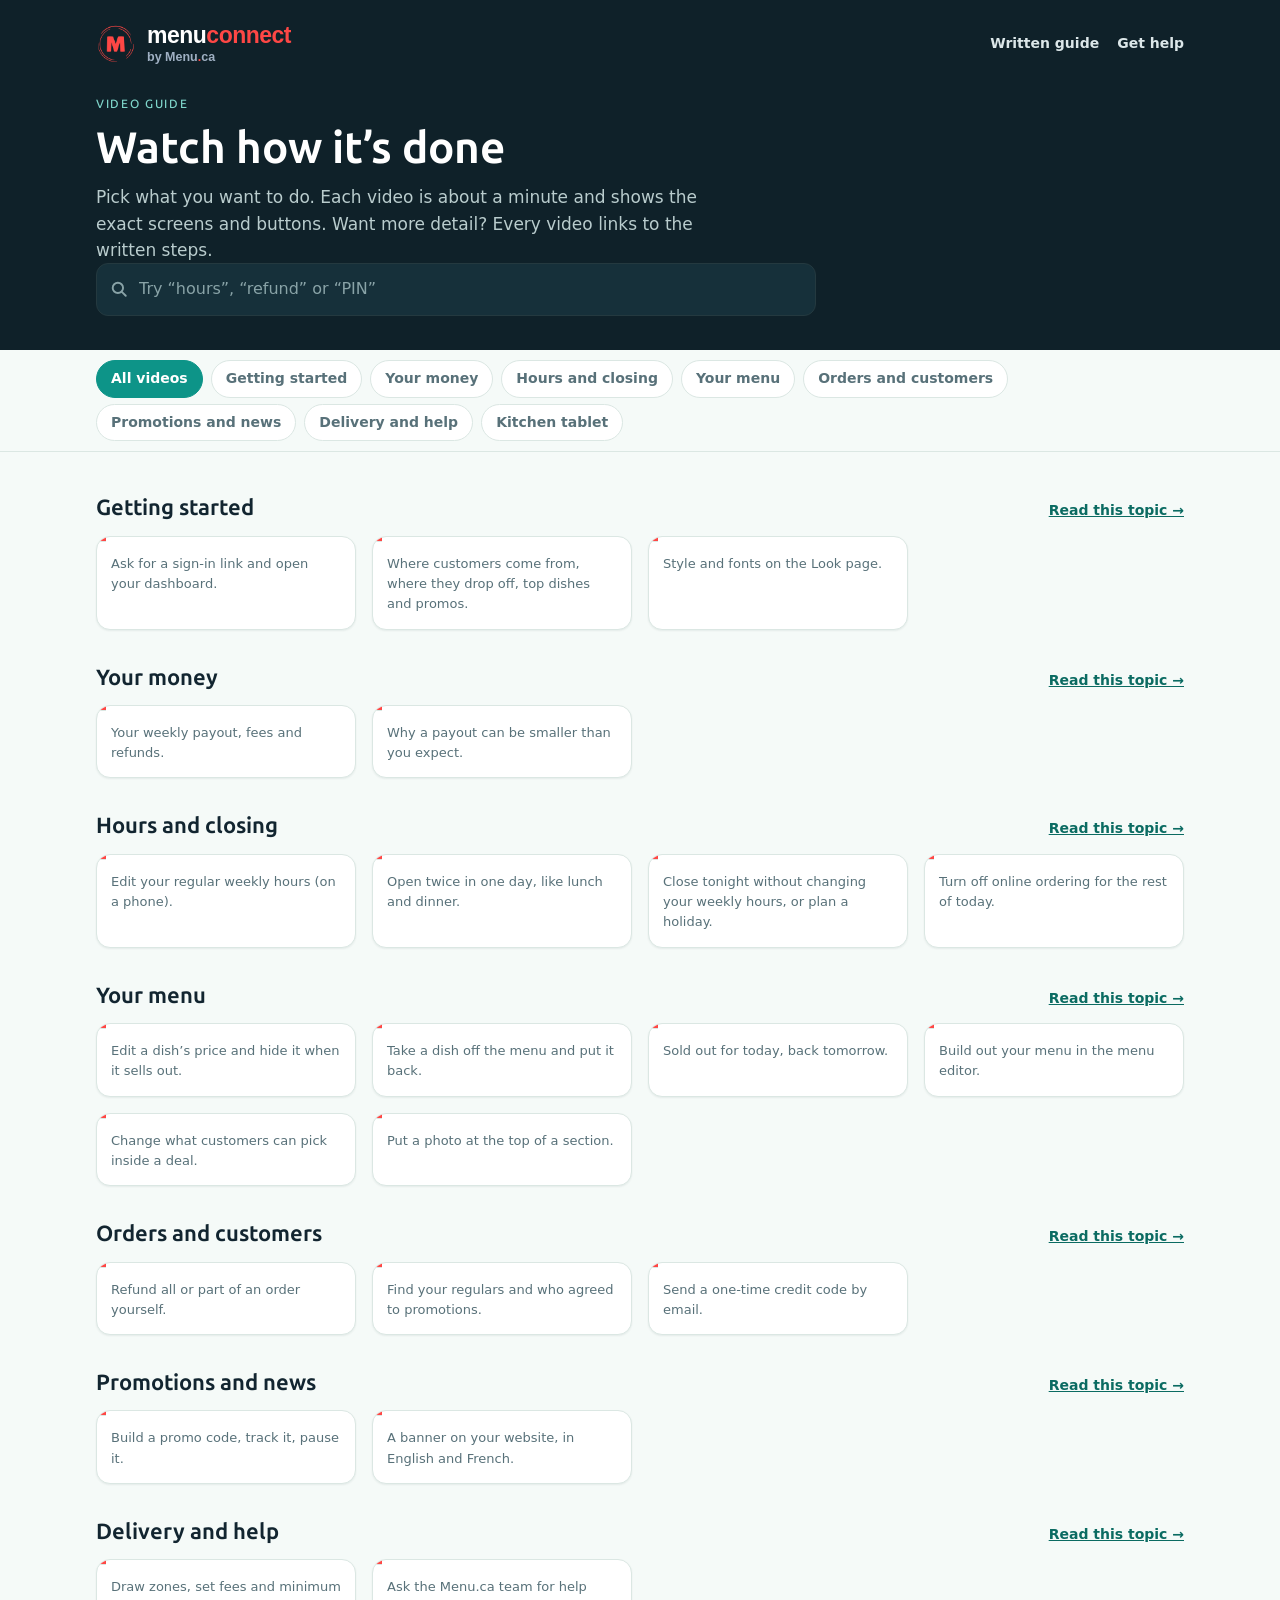
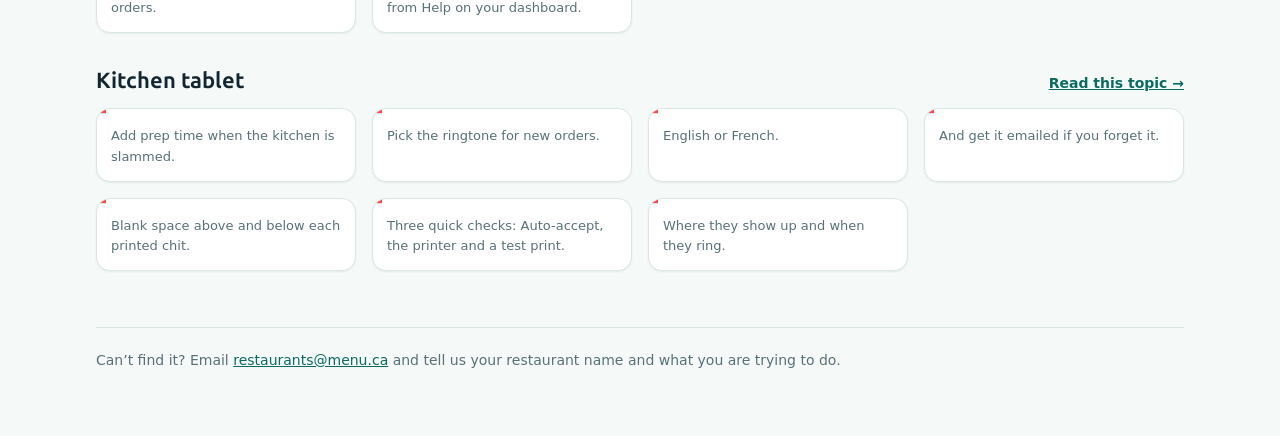
<file: watch.html>
<!doctype html>
<html lang="en">
<head>
<meta charset="utf-8">
<meta name="viewport" content="width=device-width, initial-scale=1">
<title>MenuConnect Video Guide</title>
<meta name="description" content="Short videos for restaurant owners on MenuConnect by Menu.ca: hours, menu, orders, promotions, statements and the kitchen tablet. Pick a task and press play.">
<link rel="canonical" href="https://guide.menuconnect.ca/watch">
<link rel="icon" type="image/png" href="/assets/menuconnect-m-mark.png">
<meta property="og:title" content="MenuConnect video guide">
<meta property="og:description" content="Pick a task and watch a one-minute video.">
<meta property="og:image" content="https://guide.menuconnect.ca/assets/menuconnect-share.jpg">
<style>
@font-face{font-family:'Ubuntu';font-weight:500;font-style:normal;font-display:swap;src:url([data-uri]) format('woff2')}
@font-face{font-family:'Ubuntu';font-weight:700;font-style:normal;font-display:swap;src:url([data-uri]) format('woff2')}
:root{
  --paper:#F5FAF8; --card:#FFFFFF; --ink:#122530; --muted:#587179; --line:#DBE7E3;
  --accent:#0D9488; --accent-ink:#0B6B62; --accent-soft:#E1F3EF; --accent-line:#B5DED7;
  --amber:#A8600B; --amber-soft:#FBF1DF; --amber-line:#EBD5AC;
  --ok:#177A50; --ok-soft:#E2F3E9;
  --rail:#0F2129; --rail-ink:#D7E6E2; --rail-muted:#7E979C; --rail-line:#24393F;
  --shadow:0 1px 2px rgba(16,37,46,.05),0 10px 30px rgba(16,37,46,.08);
  --shadow-sm:0 1px 2px rgba(16,37,46,.07);
  --focus:#0D9488;
  --tc-bg:#FFFFFF; --tc-ink:#1A1D23; --tc-badge:#EEF1F4; --tc-badge-ink:#3A3F47;
}
@media (prefers-color-scheme: dark){
  :root:not([data-theme="light"]){
    --paper:#0B161C; --card:#12232B; --ink:#E4EFEC; --muted:#8FA8AD; --line:#233942;
    --accent:#2CB5A5; --accent-ink:#8EDFD4; --accent-soft:#11312F; --accent-line:#1F544E;
    --amber:#E2A659; --amber-soft:#2B2113; --amber-line:#4D3B1D;
    --ok:#4CC08B; --ok-soft:#12301F;
    --rail:#081217; --rail-line:#1D3138;
    --shadow:0 1px 2px rgba(0,0,0,.25),0 10px 30px rgba(0,0,0,.35);
    --shadow-sm:0 1px 2px rgba(0,0,0,.3);
  --tc-bg:#16283F; --tc-ink:#FFFFFF; --tc-badge:#0D1B2E; --tc-badge-ink:#D5DEEA;
  }
}
:root[data-theme="dark"]{
  --paper:#0B161C; --card:#12232B; --ink:#E4EFEC; --muted:#8FA8AD; --line:#233942;
  --accent:#2CB5A5; --accent-ink:#8EDFD4; --accent-soft:#11312F; --accent-line:#1F544E;
  --amber:#E2A659; --amber-soft:#2B2113; --amber-line:#4D3B1D;
  --ok:#4CC08B; --ok-soft:#12301F;
  --rail:#081217; --rail-line:#1D3138;
  --shadow:0 1px 2px rgba(0,0,0,.25),0 10px 30px rgba(0,0,0,.35);
  --shadow-sm:0 1px 2px rgba(0,0,0,.3);
  --tc-bg:#16283F; --tc-ink:#FFFFFF; --tc-badge:#0D1B2E; --tc-badge-ink:#D5DEEA;
}
*{box-sizing:border-box}
html{-webkit-text-size-adjust:100%}
body{margin:0;background:var(--paper);color:var(--ink);font:16px/1.55 system-ui,-apple-system,"Segoe UI",Roboto,sans-serif}
h1,h2,h3{font-family:'Ubuntu',system-ui,sans-serif;line-height:1.15;text-wrap:balance;margin:0}
a{color:var(--accent-ink)}
button{font:inherit;color:inherit;cursor:pointer}
input{font:inherit;color:inherit}
:focus-visible{outline:2px solid var(--focus);outline-offset:2px;border-radius:4px}
@media (prefers-reduced-motion: reduce){*,*::before,*::after{animation-duration:.01ms!important;transition-duration:.01ms!important}}
.visually-hidden{position:absolute!important;width:1px;height:1px;overflow:hidden;clip:rect(0 0 0 0);white-space:nowrap}

/* header */
.top{background:var(--rail);color:var(--rail-ink)}
.top-in{max-width:1120px;margin:0 auto;padding:22px 16px 34px}
.top-bar{display:flex;align-items:center;justify-content:space-between;gap:16px;flex-wrap:wrap}
.brand-logo{display:flex;align-items:center;gap:11px;text-decoration:none}
.brand-logo img{width:40px;height:40px;flex:0 0 40px}
.bl-text{display:flex;flex-direction:column;font-family:Arial,Helvetica,sans-serif;font-weight:700}
.bl-word{font-size:23px;line-height:26px;letter-spacing:-.5px;color:#fff}
.bl-by{font-size:12.5px;line-height:16px;color:#9fb0c3;margin-top:1px}
.bl-red{color:#fe4745}
.top-links{display:flex;gap:18px;font-size:14px;font-weight:600}
.top-links a{color:#dce7e9;text-decoration:none}
.top-links a:hover{color:#fff;text-decoration:underline}
.hero{margin-top:30px;max-width:720px}
.eyebrow{font-family:'Ubuntu';font-weight:500;font-size:12px;letter-spacing:.14em;text-transform:uppercase;color:#7fd6cb}
.hero h1{font-size:clamp(30px,5vw,44px);color:#fff;margin-top:8px}
.hero p{color:#b9cccd;font-size:17px;margin:12px 0 0;max-width:60ch}
.search{margin-top:22px;position:relative;max-width:520px}
.search input{width:100%;padding:13px 14px 13px 42px;border-radius:12px;border:1px solid var(--rail-line);background:#16303A;color:#fff;font-size:16px}
.search input::placeholder{color:#89a3a7}
.search svg{position:absolute;left:14px;top:50%;transform:translateY(-50%);color:#89a3a7}

/* chips */
.chips{position:sticky;top:0;z-index:5;background:var(--paper);border-bottom:1px solid var(--line)}
.chips-in{max-width:1120px;margin:0 auto;padding:12px 16px;display:flex;gap:8px;overflow-x:auto;scrollbar-width:none}
.chips-in::-webkit-scrollbar{display:none}
@media (min-width:700px){.chips-in{flex-wrap:wrap;overflow:visible;gap:6px 8px;padding:10px 16px}.chip{padding:5px 13px}}
@media (max-width:699px){.chips-in{-webkit-mask-image:linear-gradient(90deg,#000 85%,transparent);mask-image:linear-gradient(90deg,#000 85%,transparent)}.chips-in.at-end{-webkit-mask-image:none;mask-image:none}}
.chip{flex:0 0 auto;border:1px solid var(--line);background:var(--card);border-radius:99px;padding:7px 14px;font-size:14px;font-weight:600;color:var(--muted)}
.chip[aria-pressed="true"]{background:var(--accent);border-color:var(--accent);color:#fff}

main{max-width:1120px;margin:0 auto;padding:8px 16px 64px}
.group{margin-top:34px}
.group-head{display:flex;align-items:baseline;justify-content:space-between;gap:12px;flex-wrap:wrap}
.group h2{font-size:22px}
.group-head a{font-size:14px;font-weight:600}
.grid{display:grid;grid-template-columns:repeat(auto-fill,minmax(250px,1fr));gap:16px;margin-top:14px}

.tile{display:flex;flex-direction:column;text-align:left;background:var(--card);border:1px solid var(--line);border-radius:14px;overflow:hidden;box-shadow:var(--shadow-sm);padding:0;transition:transform .15s ease,box-shadow .15s ease}
.tile:hover{transform:translateY(-2px);box-shadow:var(--shadow)}
/* Thumbnail = the opening title card of each video (Tutorial Maker): red top bar,
   red eyebrow, big Arial bold title, faint ring. Rendered in CSS, so new videos get one free. */
.thumb{position:relative;aspect-ratio:16/9;overflow:hidden;container-type:inline-size;background:var(--tc-bg);color:var(--tc-ink);border-top:4px solid #fe4745;border-bottom:1px solid var(--line);font-family:Arial,"Liberation Sans",Helvetica,sans-serif}
.thumb::after{content:"";position:absolute;width:44%;aspect-ratio:1;right:-13%;bottom:-48%;border-radius:50%;border:2px solid rgba(254,71,69,.16);box-shadow:0 0 0 10px rgba(254,71,69,.04)}
.tcard{position:absolute;inset:0;padding:8cqi 8cqi 0;display:flex;flex-direction:column;gap:2.4cqi;z-index:1}
.tc-eyebrow{color:#fe4745;font-weight:700;font-size:max(10.5px,4.1cqi);letter-spacing:.14em;text-transform:uppercase;line-height:1.2}
.tc-title{font-weight:700;font-size:min(30px,max(17px,8.4cqi));line-height:1.1;letter-spacing:-.015em;text-wrap:balance;display:-webkit-box;-webkit-line-clamp:2;-webkit-box-orient:vertical;overflow:hidden}
.play{position:absolute;left:8cqi;bottom:6.5cqi;z-index:2;display:inline-flex;align-items:center;gap:6px;background:#fe4745;color:#fff;border-radius:99px;padding:5px 12px 5px 9px;font-family:system-ui,-apple-system,"Segoe UI",Roboto,sans-serif;font-size:13px;font-weight:700;line-height:1.2;box-shadow:0 3px 10px rgba(254,71,69,.3);transition:transform .15s ease}
.play svg{width:13px;height:13px}
.tile:hover .play,.tile:focus-visible .play{transform:scale(1.06)}
.badge{position:absolute;right:8cqi;bottom:6.5cqi;z-index:2;background:var(--tc-badge);color:var(--tc-badge-ink);font-family:system-ui,-apple-system,"Segoe UI",Roboto,sans-serif;font-size:12px;font-weight:700;padding:4px 9px;border-radius:99px;line-height:1.2}
.tile-body{padding:12px 14px 14px;display:flex;flex-direction:column;gap:4px;flex:1}
.tile-title{font-weight:700;font-size:16px;line-height:1.3}
.tile:not(.soon) .tile-title{display:none}
.tile-meta{font-size:13px;color:var(--muted)}
.tile.seen .tile-meta::after{content:" · Watched ✓";color:var(--ok);font-weight:600}
.note{font-size:12.5px;color:var(--amber);font-weight:600}

.tile.soon{background:transparent;border-style:dashed;box-shadow:none;cursor:default}
.tile.soon:hover{transform:none;box-shadow:none}
.tile.soon .thumb{background:var(--accent-soft);display:grid;place-items:center;color:var(--accent-ink);font-weight:700;font-size:14px}
.tile.soon a{font-size:14px;font-weight:600;margin-top:4px}

.empty{display:none;margin-top:40px;color:var(--muted)}
.foot{margin-top:56px;padding-top:22px;border-top:1px solid var(--line);color:var(--muted);font-size:14px}

/* player */
dialog{border:0;padding:0;background:transparent;width:min(960px,100vw - 24px);max-width:none;color:var(--ink)}
dialog::backdrop{background:rgba(5,12,16,.82)}
.player{background:var(--card);border-radius:16px;overflow:hidden;box-shadow:var(--shadow)}
.frame{position:relative;aspect-ratio:16/9;background:#000}
.frame.short{aspect-ratio:9/16;max-height:72vh;margin:0 auto}
.frame iframe{position:absolute;inset:0;width:100%;height:100%;border:0}
.player-body{padding:16px 18px 18px;display:flex;flex-wrap:wrap;align-items:center;justify-content:space-between;gap:12px}
.player-body h3{font-size:19px}
.player-body p{margin:4px 0 0;color:var(--muted);font-size:14px}
.player-actions{display:flex;gap:8px;flex-wrap:wrap}
.btn{border:1px solid var(--line);background:var(--card);border-radius:10px;padding:9px 14px;font-weight:600;font-size:14px;text-decoration:none;color:var(--ink)}
.btn.primary{background:var(--accent);border-color:var(--accent);color:#fff}
@media (max-width:600px){
  .top-in{padding-bottom:26px}
  .grid{grid-template-columns:1fr;gap:10px}
  /* phones: compact rows, mini card on the left, words on the right */
  .tile:not(.soon){flex-direction:row;align-items:stretch}
  .tile:not(.soon) .thumb{flex:0 0 96px;aspect-ratio:auto;min-height:88px;border-bottom:0;border-right:1px solid var(--line)}
  .tile:not(.soon) .tcard{display:none}
  .tile:not(.soon) .play{left:50%;top:50%;bottom:auto;transform:translate(-50%,-50%)}
  .tile:not(.soon) .badge{display:none}
  .tile:not(.soon):hover .play,.tile:not(.soon):focus-visible .play{transform:translate(-50%,-50%) scale(1.06)}
  .tile:not(.soon) .tile-title{display:block}
  .tile-body{padding:11px 13px 12px;gap:2px}
  dialog{width:100vw}
  .player{border-radius:0}
}
</style>
</head>
<body>
<header class="top">
  <div class="top-in">
    <div class="top-bar">
      <a class="brand-logo" href="/" aria-label="menuconnect by Menu.ca, back to the overview">
        <img src="/assets/menu-ca-logo.png" alt="" width="40" height="40">
        <span class="bl-text"><span class="bl-word">menu<span class="bl-red">connect</span></span><span class="bl-by">by Menu<span class="bl-red">.</span>ca</span></span>
      </a>
      <nav class="top-links" aria-label="Guide">
        <a href="/start">Written guide</a>
        <a href="mailto:restaurants@menu.ca">Get help</a>
      </nav>
    </div>
    <div class="hero">
      <div class="eyebrow">Video guide</div>
      <h1>Watch how it’s done</h1>
      <p>Pick what you want to do. Each video is about a minute and shows the exact screens and buttons. Want more detail? Every video links to the written steps.</p>
      <label class="search">
        <span class="visually-hidden">Search videos</span>
        <svg aria-hidden="true" width="18" height="18" viewBox="0 0 16 16" fill="none" stroke="currentColor" stroke-width="1.7" stroke-linecap="round"><circle cx="7" cy="7" r="4.6"/><path d="M10.5 10.5L14 14"/></svg>
        <input id="q" type="search" placeholder="Try “hours”, “refund” or “PIN”" autocomplete="off">
      </label>
    </div>
  </div>
</header>

<div class="chips"><div class="chips-in" id="chips" role="group" aria-label="Filter by topic"></div></div>

<main id="main">
  <div id="groups"></div>
  <p class="empty" id="empty">No videos match that. Try another word, or <a href="/start">search the written guide</a>.</p>
  <div class="foot">
    Can’t find it? Email <a href="mailto:restaurants@menu.ca">restaurants@menu.ca</a> and tell us your restaurant name and what you are trying to do.
  </div>
</main>

<dialog id="player" aria-labelledby="pTitle">
  <div class="player">
    <div class="frame" id="pFrame"></div>
    <div class="player-body">
      <div>
        <h3 id="pTitle"></h3>
        <p id="pDesc"></p>
      </div>
      <div class="player-actions">
        <a class="btn" id="pRead" href="/start">Read the steps</a>
        <button class="btn" id="pClose" type="button">Close</button>
        <button class="btn primary" id="pNext" type="button">Next video →</button>
      </div>
    </div>
  </div>
</dialog>

<script>
/* One list, grouped by what the owner is trying to do. `lesson` is the /start#slug
   with the written steps. `id` null = video not recorded yet (shown as "coming soon").
   `short` = upright 9:16 video (player frame); `phone` = shows the phone app (badge).
   `keys` = extra search words owners might type (not shown). `note` = known caveat shown on the tile. */
var GROUPS=[
 {key:'start',name:'Getting started',lesson:'signing-in',videos:[
  {id:'iUrwEiavnsE',keys:'login log in password sign-in link email access account locked out',len:'1:03',title:'Sign in with your emailed link',desc:'Ask for a sign-in link and open your dashboard.',lesson:'signing-in'},
  {id:'LcdaEU-VmNY',keys:'stats analytics reports sales numbers traffic dashboard visitors postal code carts',title:'Read your Insights',desc:'Where customers come from, where they drop off, top dishes and promos.',len:'1:41',lesson:'your-dashboard'},
  {id:'CRuDm_qyCzU',keys:'website design colours colors theme fonts branding storefront logo',title:'Change your website’s look',desc:'Style and fonts on the Look page.',len:'0:54',lesson:'your-dashboard'}]},
 {key:'money',name:'Your money',lesson:'weekly-statements',videos:[
  {id:'SLErMDvIS6g',keys:'payout deposit pay money bank fees invoice report',title:'Find and read your statements',desc:'Your weekly payout, fees and refunds.',len:'1:17',lesson:'weekly-statements'},
  {id:'wfK6ICTJH4s',keys:'payout deposit money bank short missing owe balance',len:'1:32',title:'Cash, card, refunds and carried balances',desc:'Why a payout can be smaller than you expect.',lesson:'cash-card-and-refunds'}]},
 {key:'hours',name:'Hours and closing',lesson:'opening-hours',videos:[
  {id:'ae8X3uv7xJ0',keys:'schedule open close times weekly phone mobile',title:'Change your opening hours',desc:'Edit your regular weekly hours (on a phone).',len:'1:06',lesson:'opening-hours',phone:true},
  {id:'GV-Xm1KGOic',keys:'lunch dinner break two shifts hours closed afternoon',len:'1:12',title:'Set split shifts',desc:'Open twice in one day, like lunch and dinner.',lesson:'split-shifts'},
  {id:'5u2ryckKMQU',keys:'close closed closure vacation holiday early tonight christmas stat day',title:'Close early or add a holiday',desc:'Close tonight without changing your weekly hours, or plan a holiday.',len:'1:07',lesson:'holidays-and-closures'},
  {id:'UfRNNHEaddU',keys:'close closed closing pause stop turn off ordering tonight busy emergency',len:'1:05',title:'Stop orders for today',desc:'Turn off online ordering for the rest of today.',lesson:'close-today-safely'}]},
 {key:'menu',name:'Your menu',lesson:'prices-and-availability',videos:[
  {id:'eDu90ZwPHpQ',keys:'price cost edit item dish phone mobile sold out',title:'Change a price on your phone',desc:'Edit a dish’s price and hide it when it sells out.',len:'1:34',lesson:'prices-and-availability',short:true,phone:true},
  {id:'RIIyoH4qVf0',keys:'86 hide remove unavailable sold out item dish disable',title:'Hide a dish (86) and bring it back',desc:'Take a dish off the menu and put it back.',len:'1:00',lesson:'prices-and-availability'},
  {id:'Lvv3mJqEg8I',keys:'sold out 86 out of stock unavailable tonight today',len:'1:07',title:'Mark a dish sold out',desc:'Sold out for today, back tomorrow.',lesson:'availability-routine'},
  {id:'cJgjwv16NCA',keys:'add new item dish category section options modifiers choices toppings sizes menu editor',title:'Add a section, a dish or choices',desc:'Build out your menu in the menu editor.',len:'1:43',lesson:'prices-and-availability'},
  {id:'dmdVax6aJ90',keys:'combo deal choices options modifiers special',title:'Edit the choices in a deal',desc:'Change what customers can pick inside a deal.',len:'1:07',lesson:'prices-and-availability'},
  {id:'YBoUHqJPCAg',keys:'photo picture image section',title:'Add a photo to a menu section',desc:'Put a photo at the top of a section.',len:'0:49',lesson:'photos-and-bilingual-editing'}]},
 {key:'orders',name:'Orders and customers',lesson:'orders',videos:[
  {id:'3kXU2zEBY5w',keys:'refund money back cancel order partial',title:'Refund an order',desc:'Refund all or part of an order yourself.',len:'1:50',lesson:'orders'},
  {id:'WCGVPcq7_3k',keys:'customers regulars list marketing emails consent',title:'See your customers',desc:'Find your regulars and who agreed to promotions.',len:'1:24',lesson:'orders'},
  {id:'qoa0AZ7E1NM',keys:'credit store credit coupon code apology make good comp',title:'Give a customer store credit',desc:'Send a one-time credit code by email.',len:'0:54',lesson:'orders'}]},
 {key:'promote',name:'Promotions and news',lesson:'promotions',videos:[
  {id:'GF5-Hzrt8to',keys:'promotion promo code discount coupon deal sale special pause',title:'Create and pause a promotion',desc:'Build a promo code, track it, pause it.',len:'2:15',lesson:'promotions'},
  {id:'mqHyWXMs2l4',keys:'announcement banner notice message french english',title:'Post an announcement',desc:'A banner on your website, in English and French.',len:'1:37',lesson:'announcements'}]},
 {key:'help',name:'Delivery and help',lesson:'we-handle-these',videos:[
  {id:'aszC-SPSg5A',keys:'delivery zones area radius fee minimum distance map',title:'Set up your delivery zones',desc:'Draw zones, set fees and minimum orders.',len:'1:17',lesson:'we-handle-these'},
  {id:'3Vog2WbFNuU',keys:'help support contact request ticket question problem',title:'Send us a request',desc:'Ask the Menu.ca team for help from Help on your dashboard.',len:'0:53',lesson:'ask-for-help-clearly'}]},
 {key:'tablet',name:'Kitchen tablet',lesson:'kitchen-tablet',videos:[
  {id:'y1EUCGU0CjU',keys:'busy rush prep time slow down wait time delay',title:'Busy mode for a rush',desc:'Add prep time when the kitchen is slammed.',len:'1:26',lesson:'kitchen-tablet'},
  {id:'gYIQhMd2YIQ',keys:'sound ringtone ring ringing alert volume notification loud',title:'Change the new-order sound',desc:'Pick the ringtone for new orders.',len:'1:22',lesson:'kitchen-tablet'},
  {id:'EfpHFi-6gnc',keys:'language french english français',title:'Switch the tablet language',desc:'English or French.',len:'0:35',lesson:'kitchen-tablet'},
  {id:'JDZ01uHwIOY',keys:'pin password code lock forgot reset',title:'Change or turn off your PIN',desc:'And get it emailed if you forget it.',len:'1:09',lesson:'kitchen-tablet'},
  {id:'uqJCJd9lAyw',keys:'printer printing print chit receipt ticket paper margin cut off',title:'Set the chit margins',desc:'Blank space above and below each printed chit.',len:'0:44',lesson:'kitchen-tablet'},
  {id:'L3rAYhubzyg',keys:'not ringing silent no sound printer not printing disconnected test print auto-accept troubleshoot',title:'Tablet not ringing or printing',desc:'Three quick checks: Auto-accept, the printer and a test print.',len:'1:05',lesson:'kitchen-tablet'},
  {id:'dL4xFxvucC8',keys:'pre-order preorder scheduled later future order rings at held quiet late',title:'Pre-orders on your tablet',desc:'Where they show up and when they ring.',len:'0:50',lesson:'kitchen-tablet'}]}
];

var SEEN_KEY='menuconnect-watch-seen-v1', seen={};
try{seen=JSON.parse(localStorage.getItem(SEEN_KEY)||'{}')||{}}catch(e){seen={}}
function markSeen(id){seen[id]=1;try{localStorage.setItem(SEEN_KEY,JSON.stringify(seen))}catch(e){}}

var groupsEl=document.getElementById('groups'),chipsEl=document.getElementById('chips'),
    q=document.getElementById('q'),empty=document.getElementById('empty'),
    dlg=document.getElementById('player'),frame=document.getElementById('pFrame'),
    playable=[],active='all',current=-1;

function el(tag,attrs,html){var n=document.createElement(tag);for(var k in attrs)n.setAttribute(k,attrs[k]);if(html!=null)n.innerHTML=html;return n}
function esc(s){return String(s).replace(/[&<>"]/g,function(c){return{'&':'&amp;','<':'&lt;','>':'&gt;','"':'&quot;'}[c]})}
var PLAY='<svg viewBox="0 0 16 16" aria-hidden="true"><path d="M4 2.4v11.2L13.4 8z" fill="#fff"/></svg>';

function chip(key,label){var b=el('button',{type:'button',class:'chip','data-key':key,'aria-pressed':String(key===active)},esc(label));b.onclick=function(){active=key;render()};chipsEl.appendChild(b)}
chip('all','All videos');GROUPS.forEach(function(g){chip(g.key,g.name)});
function chipsEnd(){chipsEl.classList.toggle('at-end',chipsEl.scrollLeft+chipsEl.clientWidth>=chipsEl.scrollWidth-4)}
chipsEl.addEventListener('scroll',chipsEnd,{passive:true});addEventListener('resize',chipsEnd);chipsEnd();

GROUPS.forEach(function(g){
  var sec=el('section',{class:'group','data-key':g.key,'aria-labelledby':'g-'+g.key});
  var head=el('div',{class:'group-head'});
  head.appendChild(el('h2',{id:'g-'+g.key},esc(g.name)));
  head.appendChild(el('a',{href:'/start#'+g.lesson},'Read this topic →'));
  sec.appendChild(head);
  var grid=el('div',{class:'grid'});
  g.videos.forEach(function(v){
    v.group=g.name;v.text=(v.title+' '+v.desc+' '+g.name+' '+(v.keys||'')).toLowerCase();
    var t;
    if(v.id){
      v.index=playable.length;playable.push(v);
      t=el('button',{type:'button',class:'tile'+(seen[v.id]?' seen':''),'data-id':v.id,'aria-label':'Play: '+v.title+' ('+v.len+')'});
      t.innerHTML='<div class="thumb"><div class="tcard" aria-hidden="true"><span class="tc-eyebrow">'+esc(g.name)+'</span><span class="tc-title">'+esc(v.title)+'</span></div><span class="play">'+PLAY+v.len+'</span>'+(v.phone?'<span class="badge">Phone</span>':'')+'</div>'+
        '<div class="tile-body"><span class="tile-title">'+esc(v.title)+'</span><span class="tile-meta">'+esc(v.desc)+'</span>'+(v.note?'<span class="note">'+esc(v.note)+'</span>':'')+'</div>';
      t.onclick=function(){open(v.index)};
    }else{
      t=el('div',{class:'tile soon'});
      t.innerHTML='<div class="thumb">Video coming soon</div><div class="tile-body"><span class="tile-title">'+esc(v.title)+'</span><span class="tile-meta">'+esc(v.desc)+'</span><a href="/start#'+v.lesson+'">Read the steps for now →</a></div>';
    }
    v.node=t;grid.appendChild(t);
  });
  sec.appendChild(grid);g.node=sec;groupsEl.appendChild(sec);
});

function render(){
  var term=q.value.trim().toLowerCase(),any=false;
  [].forEach.call(chipsEl.children,function(c){c.setAttribute('aria-pressed',String(c.dataset.key===active))});
  GROUPS.forEach(function(g){
    var shown=0;
    g.videos.forEach(function(v){var ok=!term||term.split(/\s+/).every(function(w){return v.text.indexOf(w)>=0});v.node.hidden=!ok;if(ok)shown++});
    g.node.hidden=!shown||(active!=='all'&&active!==g.key);
    if(!g.node.hidden)any=true;
  });
  empty.style.display=any?'none':'block';
}
q.addEventListener('input',function(){if(q.value)active='all';render()});

function open(i){
  var v=playable[i];if(!v)return;current=i;
  frame.className='frame'+(v.short?' short':'');
  frame.innerHTML='<iframe src="https://www.youtube-nocookie.com/embed/'+v.id+'?rel=0&autoplay=1&cc_load_policy=1" title="'+esc(v.title)+'" allow="autoplay; encrypted-media; picture-in-picture; fullscreen" allowfullscreen referrerpolicy="strict-origin-when-cross-origin"></iframe>';
  document.getElementById('pTitle').textContent=v.title;
  document.getElementById('pDesc').textContent=v.desc+' · '+v.len;
  document.getElementById('pRead').href='/start#'+v.lesson;
  document.getElementById('pNext').hidden=i>=playable.length-1;
  if(!dlg.open)dlg.showModal();
  markSeen(v.id);v.node.classList.add('seen');
  history.replaceState(null,'','#v='+v.id);
}
function close(){dlg.close()}
dlg.addEventListener('close',function(){frame.innerHTML='';history.replaceState(null,'',location.pathname+location.search);if(playable[current])playable[current].node.focus()});
dlg.addEventListener('click',function(e){if(e.target===dlg)close()});
document.getElementById('pClose').onclick=close;
document.getElementById('pNext').onclick=function(){open(current+1)};

render();
var m=location.hash.match(/^#v=([\w-]{11})$/);
if(m)playable.forEach(function(v,i){if(v.id===m[1])open(i)});
</script>
</body>
</html>
</file>
